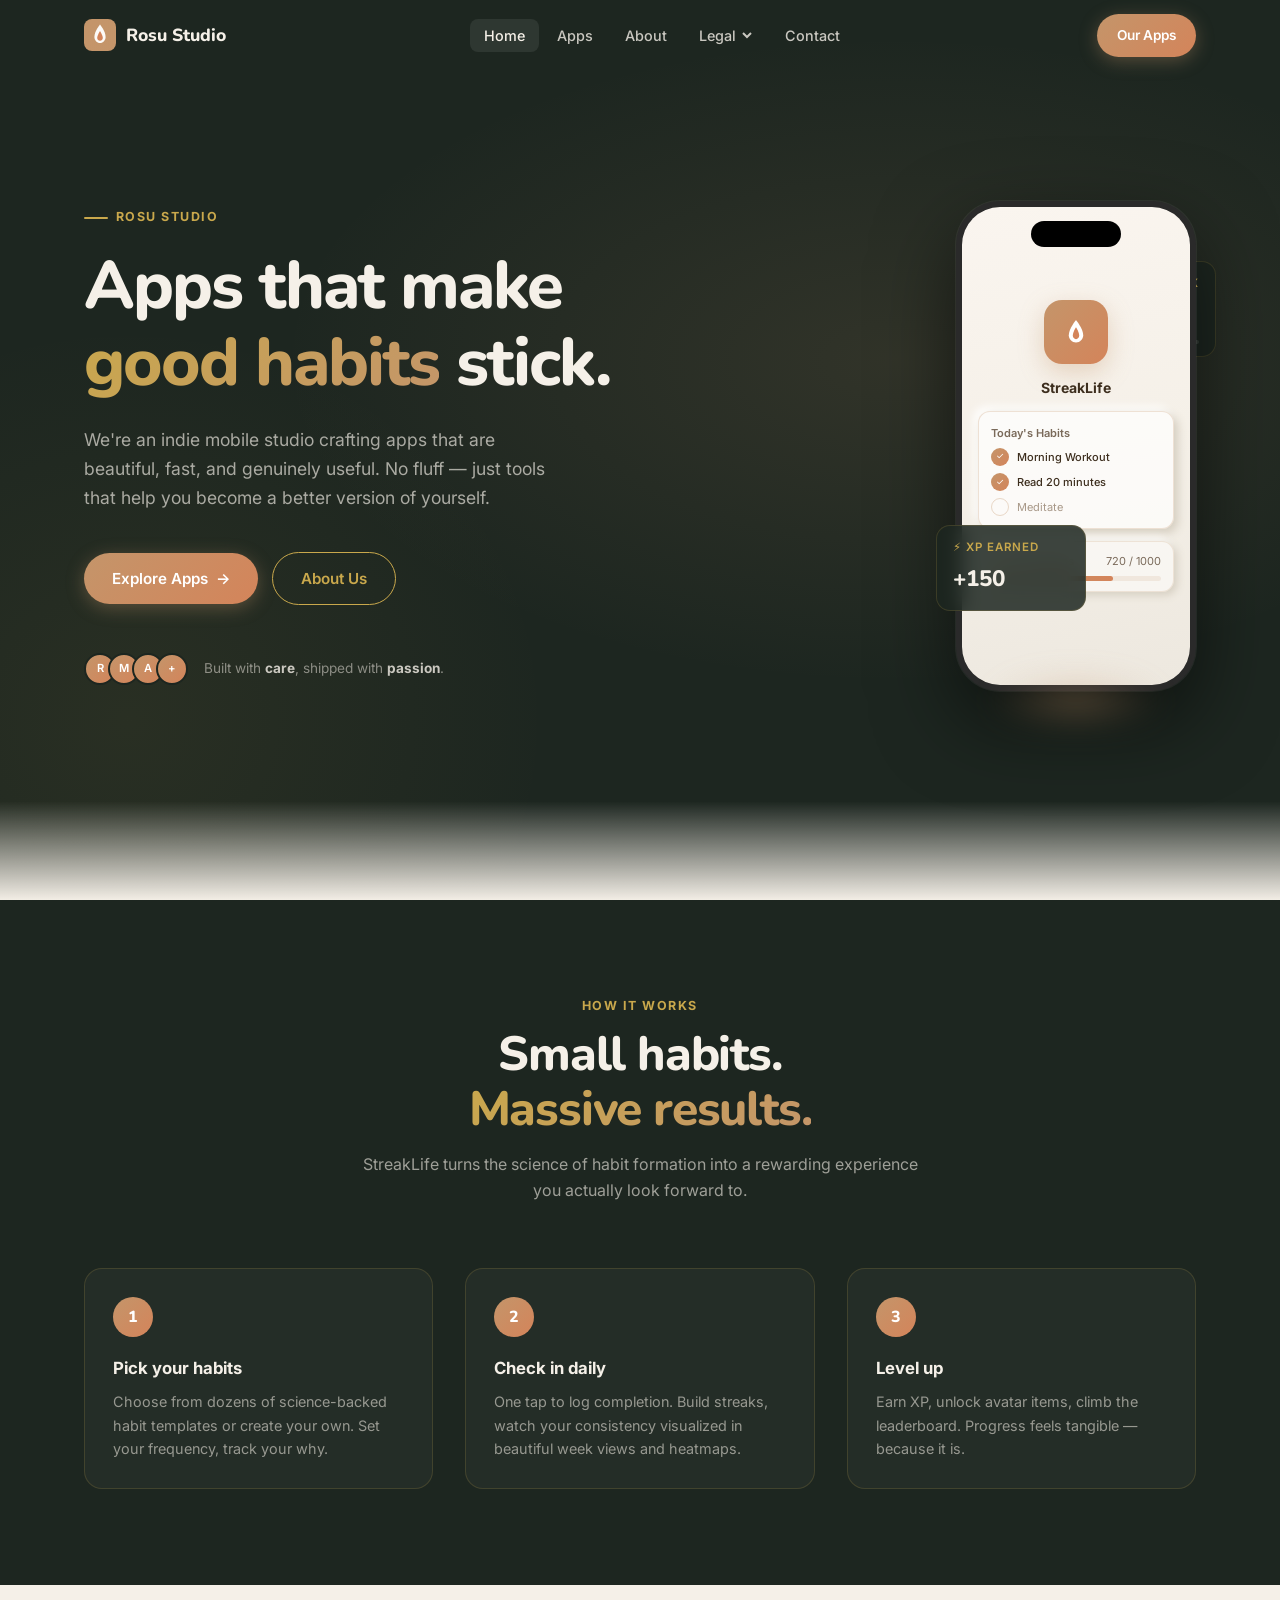
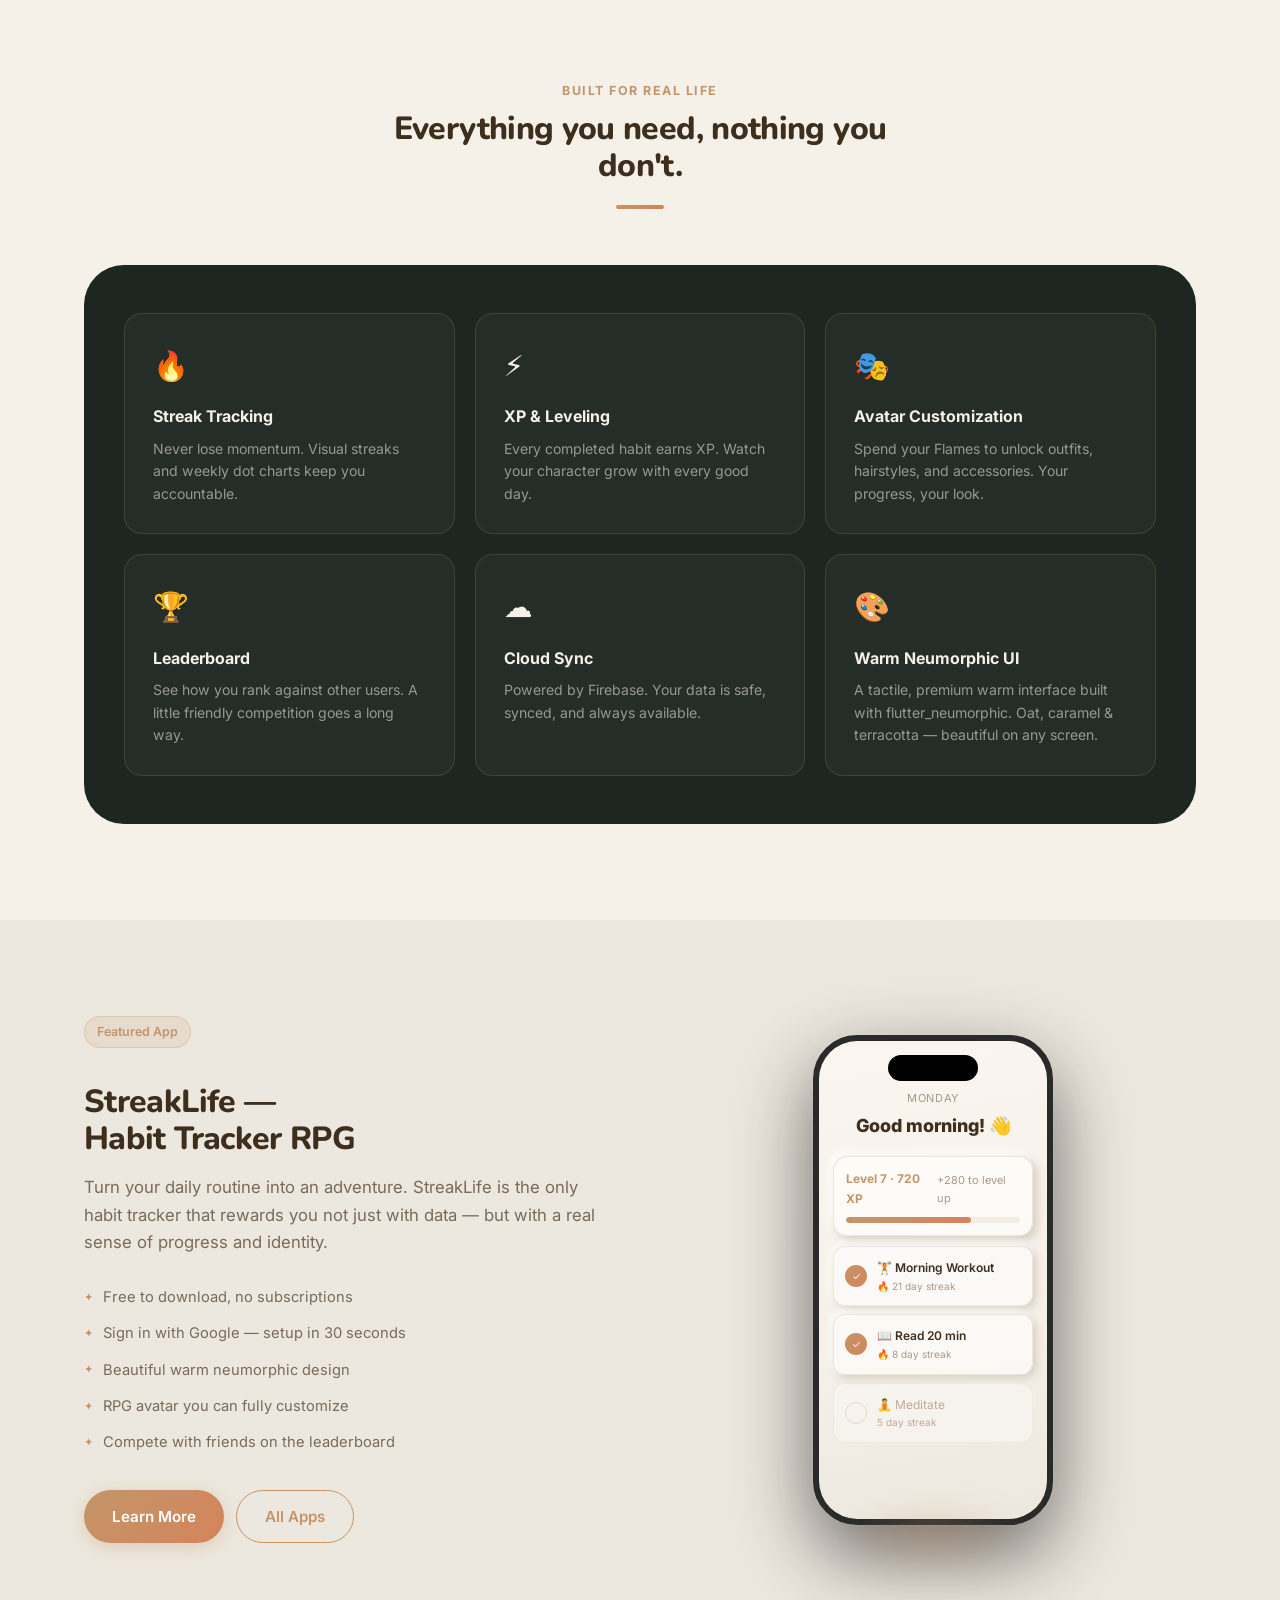
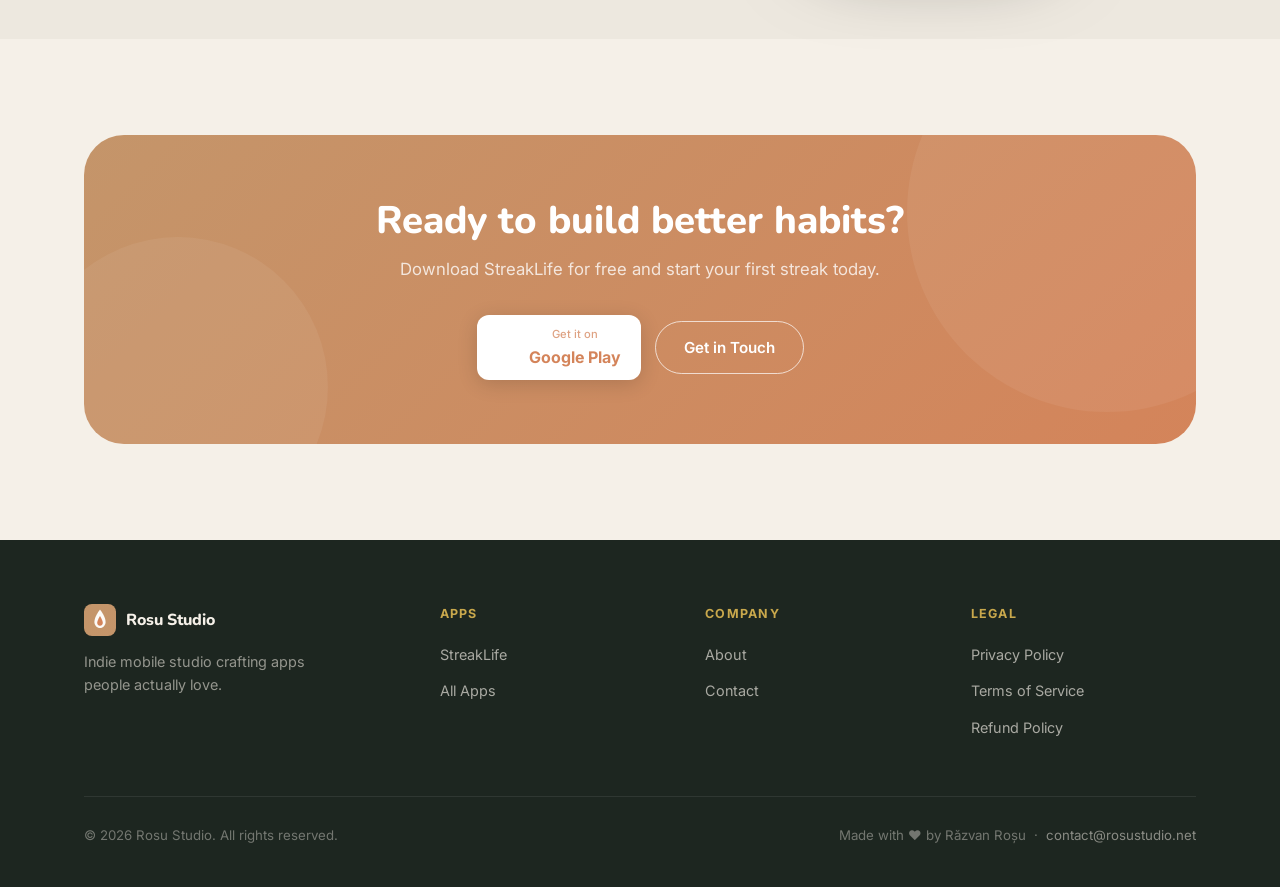
<file: index.html>
<!DOCTYPE html>
<html lang="en">
<head>
  <meta charset="UTF-8">
  <meta name="viewport" content="width=device-width, initial-scale=1.0">
  <meta name="google-site-verification" content="tO8devQjAhPxuHpoqpSf0YH9aqlecBzkyjVMnAezQ7E" />
  <!-- Primary SEO -->
  <title>Rosu Studio — Indie Mobile App Studio</title>
  <meta name="description" content="Rosu Studio is an indie mobile app studio crafting delightful Android apps. Meet StreakLife — the habit tracker that levels you up.">
  <link rel="canonical" href="https://rosustudio.net/">

  <!-- Open Graph -->
  <meta property="og:type" content="website">
  <meta property="og:url" content="https://rosustudio.net/">
  <meta property="og:title" content="Rosu Studio — Indie Mobile App Studio">
  <meta property="og:description" content="Crafting delightful Android apps. Meet StreakLife — the habit tracker RPG that turns routines into adventures.">
  <meta property="og:image" content="https://rosustudio.net/og-image.png">
  <meta property="og:image:width" content="1200">
  <meta property="og:image:height" content="630">
  <meta property="og:image:alt" content="Rosu Studio — Indie Mobile App Studio">
  <meta property="og:site_name" content="Rosu Studio">

  <!-- Twitter / X -->
  <meta name="twitter:card" content="summary_large_image">
  <meta name="twitter:title" content="Rosu Studio — Indie Mobile App Studio">
  <meta name="twitter:description" content="Crafting delightful Android apps. Meet StreakLife — habit tracker RPG.">
  <meta name="twitter:image" content="https://rosustudio.net/og-image.png">
  <meta name="twitter:image:alt" content="Rosu Studio logo and StreakLife app">

  <!-- JSON-LD: Organization -->
  <script type="application/ld+json">
  {
    "@context": "https://schema.org",
    "@type": "Organization",
    "name": "Rosu Studio",
    "url": "https://rosustudio.net",
    "logo": "https://rosustudio.net/logo.png",
    "email": "contact@rosustudio.net",
    "description": "Indie mobile app studio crafting delightful Android applications."
  }
  </script>

  <!-- JSON-LD: MobileApplication -->
  <script type="application/ld+json">
  {
    "@context": "https://schema.org",
    "@type": "MobileApplication",
    "name": "StreakLife - Habit Tracker RPG",
    "operatingSystem": "ANDROID",
    "applicationCategory": "LifestyleApplication",
    "author": { "@type": "Organization", "name": "Rosu Studio" },
    "offers": { "@type": "Offer", "price": "0", "priceCurrency": "USD" },
    "description": "A habit tracker app with RPG elements — build streaks, earn XP, customize your avatar."
  }
  </script>

  <link rel="stylesheet" href="styles.css">

  <style>
    /* ---- Hero ---- */
    .hero {
      min-height: 100svh;
      background:
        radial-gradient(ellipse 80% 60% at 70% 40%, rgba(196,149,106,0.12) 0%, transparent 60%),
        radial-gradient(ellipse 60% 80% at 10% 80%, rgba(201,168,76,0.07) 0%, transparent 55%),
        var(--dark);
      display: flex;
      align-items: center;
      padding-top: var(--nav-h);
      padding-bottom: 80px;
      overflow: hidden;
      position: relative;
    }

    .hero::after {
      content: '';
      position: absolute;
      bottom: -1px;
      left: 0;
      right: 0;
      height: 100px;
      background: linear-gradient(to bottom, transparent, var(--oat));
      pointer-events: none;
    }

    .hero__inner {
      display: flex;
      align-items: center;
      justify-content: space-between;
      gap: 60px;
    }

    .hero__copy {
      flex: 1;
      max-width: 580px;
    }

    .hero__copy .eyebrow {
      margin-bottom: 20px;
      display: flex;
      align-items: center;
      gap: 8px;
    }

    .hero__copy .eyebrow::before {
      content: '';
      width: 24px;
      height: 2px;
      background: var(--gold);
      border-radius: 1px;
    }

    .hero__headline {
      color: #F5F0E8;
      margin-bottom: 22px;
    }

    .hero__sub {
      font-size: 1.1rem;
      line-height: 1.65;
      color: rgba(245, 240, 232, 0.65);
      margin-bottom: 40px;
      max-width: 480px;
    }

    .hero__actions {
      display: flex;
      align-items: center;
      gap: 14px;
      flex-wrap: wrap;
    }

    .hero__trust {
      margin-top: 48px;
      display: flex;
      align-items: center;
      gap: 16px;
    }

    .hero__trust-avatars {
      display: flex;
    }

    .hero__trust-avatars span {
      width: 32px;
      height: 32px;
      border-radius: 50%;
      background: linear-gradient(135deg, var(--caramel), var(--terracotta));
      border: 2px solid var(--dark);
      margin-left: -8px;
      display: flex;
      align-items: center;
      justify-content: center;
      font-size: 0.7rem;
      color: #fff;
      font-weight: 600;
    }

    .hero__trust-avatars span:first-child { margin-left: 0; }

    .hero__trust-text {
      font-size: 0.85rem;
      color: rgba(245,240,232,0.50);
    }

    .hero__trust-text strong {
      color: rgba(245,240,232,0.80);
    }

    .hero__visual {
      flex-shrink: 0;
      display: flex;
      align-items: center;
      justify-content: center;
      gap: 24px;
      position: relative;
    }

    /* Floating badge on phone */
    .hero__badge-float {
      position: absolute;
      top: 60px;
      right: -20px;
      background: rgba(29, 38, 32, 0.85);
      backdrop-filter: blur(10px);
      -webkit-backdrop-filter: blur(10px);
      border: 1px solid var(--border-dark);
      border-radius: 14px;
      padding: 12px 16px;
      min-width: 150px;
      animation: floatBadge 4s ease-in-out infinite;
    }

    .hero__badge-float-2 {
      top: auto;
      bottom: 80px;
      right: auto;
      left: -20px;
      animation-delay: -2s;
    }

    @keyframes floatBadge {
      0%, 100% { transform: translateY(0); }
      50% { transform: translateY(-8px); }
    }

    .float-badge__label {
      font-size: 0.72rem;
      font-weight: 600;
      letter-spacing: 0.08em;
      text-transform: uppercase;
      color: var(--gold);
      margin-bottom: 4px;
    }

    .float-badge__val {
      font-family: var(--font-display);
      font-size: 1.4rem;
      font-weight: 800;
      color: #F5F0E8;
    }

    .float-badge__bar {
      margin-top: 6px;
      height: 4px;
      border-radius: 2px;
      background: rgba(255,255,255,0.1);
      overflow: hidden;
    }

    .float-badge__bar-fill {
      height: 100%;
      border-radius: 2px;
      background: linear-gradient(90deg, var(--caramel), var(--terracotta));
      width: 72%;
    }

    /* ---- How it works ---- */
    .steps {
      display: grid;
      grid-template-columns: repeat(3, 1fr);
      gap: 32px;
      margin-top: 64px;
    }

    .step__num {
      width: 40px;
      height: 40px;
      border-radius: 50%;
      background: linear-gradient(135deg, var(--caramel), var(--terracotta));
      color: #fff;
      font-family: var(--font-display);
      font-weight: 800;
      font-size: 1rem;
      display: flex;
      align-items: center;
      justify-content: center;
      margin-bottom: 18px;
    }

    .step__title {
      font-size: 1.05rem;
      font-weight: 700;
      margin-bottom: 8px;
      color: #F5F0E8;
    }

    .step__desc {
      font-size: 0.9rem;
      color: rgba(245,240,232,0.55);
      line-height: 1.6;
    }

    /* ---- Features ---- */
    .features-grid {
      display: grid;
      grid-template-columns: repeat(3, 1fr);
      gap: 20px;
    }

    .feature-icon {
      font-size: 1.8rem;
      margin-bottom: 14px;
    }

    .feature-title {
      font-size: 1rem;
      font-weight: 700;
      margin-bottom: 8px;
      color: #F5F0E8;
    }

    .feature-desc {
      font-size: 0.88rem;
      color: rgba(245,240,232,0.55);
      line-height: 1.6;
    }

    /* ---- App highlight (split) ---- */
    .app-split {
      display: grid;
      grid-template-columns: 1fr 1fr;
      gap: 60px;
      align-items: center;
    }

    .app-split__copy .badge {
      margin-bottom: 20px;
    }

    .app-split__copy h2 {
      margin-bottom: 16px;
      color: var(--text);
    }

    .app-split__copy p {
      color: var(--text-muted);
      margin-bottom: 28px;
      font-size: 1.05rem;
    }

    .app-split__feature-list {
      display: flex;
      flex-direction: column;
      gap: 12px;
      margin-bottom: 36px;
    }

    .app-split__feature-item {
      display: flex;
      align-items: center;
      gap: 10px;
      font-size: 0.92rem;
      color: var(--text-muted);
    }

    .app-split__feature-item::before {
      content: '✦';
      color: var(--caramel);
      font-size: 0.7rem;
      flex-shrink: 0;
    }

    .app-split__visual {
      display: flex;
      justify-content: center;
      position: relative;
    }

    /* Decorative bg blob */
    .app-split__blob {
      position: absolute;
      top: 50%;
      left: 50%;
      transform: translate(-50%, -50%);
      width: 320px;
      height: 320px;
      border-radius: 50%;
      background: radial-gradient(circle, rgba(196,149,106,0.12) 0%, transparent 70%);
      z-index: 0;
    }

    /* ---- Testimonial / quote ---- */
    .quote-card {
      max-width: 640px;
      margin-inline: auto;
      text-align: center;
    }

    .quote-text {
      font-family: var(--font-display);
      font-size: 1.4rem;
      font-weight: 700;
      color: #F5F0E8;
      line-height: 1.4;
      margin-bottom: 20px;
    }

    .quote-text::before { content: '\201C'; }
    .quote-text::after  { content: '\201D'; }

    /* ---- CTA Banner ---- */
    .cta-banner {
      background: linear-gradient(135deg, var(--caramel) 0%, var(--terracotta) 100%);
      border-radius: var(--r-xl);
      padding: 64px 48px;
      text-align: center;
      position: relative;
      overflow: hidden;
    }

    .cta-banner::before {
      content: '';
      position: absolute;
      top: -40%;
      right: -10%;
      width: 400px;
      height: 400px;
      border-radius: 50%;
      background: rgba(255,255,255,0.06);
    }

    .cta-banner::after {
      content: '';
      position: absolute;
      bottom: -30%;
      left: -5%;
      width: 300px;
      height: 300px;
      border-radius: 50%;
      background: rgba(255,255,255,0.06);
    }

    .cta-banner h2 {
      color: #fff;
      font-size: clamp(1.6rem, 3.5vw, 2.4rem);
      margin-bottom: 12px;
      position: relative;
      z-index: 1;
    }

    .cta-banner p {
      color: rgba(255,255,255,0.78);
      font-size: 1.05rem;
      margin-bottom: 32px;
      position: relative;
      z-index: 1;
    }

    .cta-banner .btn-group {
      display: flex;
      align-items: center;
      justify-content: center;
      gap: 14px;
      flex-wrap: wrap;
      position: relative;
      z-index: 1;
    }

    .btn--white {
      background: #fff;
      color: var(--terracotta);
      box-shadow: 0 4px 20px rgba(0,0,0,0.15);
    }

    .btn--white:hover {
      box-shadow: 0 8px 30px rgba(0,0,0,0.2);
    }

    .btn--white-outline {
      border: 1.5px solid rgba(255,255,255,0.7);
      color: #fff;
    }

    .btn--white-outline:hover {
      background: rgba(255,255,255,0.12);
    }

    @media (max-width: 900px) {
      .hero__inner { flex-direction: column; text-align: center; }
      .hero__copy { max-width: 100%; }
      .hero__copy .eyebrow { justify-content: center; }
      .hero__sub { margin-inline: auto; }
      .hero__actions { justify-content: center; }
      .hero__trust { justify-content: center; }
      .hero__badge-float { display: none; }
      .steps { grid-template-columns: 1fr; }
      .features-grid { grid-template-columns: repeat(2, 1fr); }
      .app-split { grid-template-columns: 1fr; }
      .app-split__visual { order: -1; }
    }

    @media (max-width: 600px) {
      .features-grid { grid-template-columns: 1fr; }
      .cta-banner { padding: 48px 28px; }
    }
  </style>
</head>
<body>

  <!-- ======================================================
       NAV
  ====================================================== -->
  <nav class="nav" id="main-nav" aria-label="Main navigation">
    <div class="nav__inner">
      <a href="index.html" class="nav__logo" aria-label="Rosu Studio home">
        <svg class="logo-icon" viewBox="0 0 40 40" fill="none" xmlns="http://www.w3.org/2000/svg" aria-hidden="true">
          <rect width="40" height="40" rx="10" fill="url(#logoGrad)"/>
          <path d="M20 7C20 7 13 15.5 13 22.5C13 26.6 16.1 30 20 30C23.9 30 27 26.6 27 22.5C27 15.5 20 7 20 7Z" fill="white" opacity="0.95"/>
          <path d="M20 15C20 15 16.5 20.5 16.5 23.8C16.5 25.7 18.1 27.2 20 27.2C21.9 27.2 23.5 25.7 23.5 23.8C23.5 20.5 20 15 20 15Z" fill="url(#logoGrad2)"/>
          <defs>
            <linearGradient id="logoGrad" x1="0" y1="0" x2="40" y2="40">
              <stop offset="0%" stop-color="#C4956A"/>
              <stop offset="100%" stop-color="#D4845A"/>
            </linearGradient>
            <linearGradient id="logoGrad2" x1="20" y1="15" x2="20" y2="30">
              <stop offset="0%" stop-color="#D4845A"/>
              <stop offset="100%" stop-color="#C4956A" stop-opacity="0.3"/>
            </linearGradient>
          </defs>
        </svg>
        Rosu Studio
      </a>

      <ul class="nav__links" role="list">
        <li><a href="index.html">Home</a></li>
        <li><a href="apps.html">Apps</a></li>
        <li><a href="about.html">About</a></li>
        <li class="nav__dropdown-wrap">
          <button class="nav__dropdown-toggle" aria-haspopup="true" aria-expanded="false">
            Legal
            <svg viewBox="0 0 12 12" fill="none" stroke="currentColor" stroke-width="2"><path d="M2 4l4 4 4-4"/></svg>
          </button>
          <ul class="nav__dropdown" role="menu">
            <li><a href="privacy-policy.html" role="menuitem"><span class="dd-icon">🔒</span> Privacy Policy</a></li>
            <li><a href="terms.html" role="menuitem"><span class="dd-icon">📄</span> Terms of Service</a></li>
            <li><a href="refund-policy.html" role="menuitem"><span class="dd-icon">↩️</span> Refund Policy</a></li>
          </ul>
        </li>
        <li><a href="contact.html">Contact</a></li>
      </ul>

      <a href="apps.html" class="btn btn--primary nav__cta desktop-only" style="padding:10px 20px; font-size:0.85rem;">Our Apps</a>

      <button class="nav__hamburger" aria-label="Toggle menu" aria-expanded="false">
        <span></span><span></span><span></span>
      </button>
    </div>

    <!-- Mobile Menu -->
    <div class="nav__mobile" aria-label="Mobile navigation">
      <a href="index.html">Home</a>
      <a href="apps.html">Apps</a>
      <a href="about.html">About</a>
      <span class="nav__mobile-dropdown-toggle">Legal ▾</span>
      <div class="nav__mobile-dropdown-content" style="display:none;">
        <a href="privacy-policy.html">Privacy Policy</a>
        <a href="terms.html">Terms of Service</a>
        <a href="refund-policy.html">Refund Policy</a>
      </div>
      <a href="contact.html">Contact</a>
      <div style="margin-top: 16px;">
        <a href="apps.html" class="btn btn--primary" style="width:100%; justify-content:center;">Our Apps</a>
      </div>
    </div>
  </nav>

  <main>
    <!-- ======================================================
         HERO
    ====================================================== -->
    <section class="hero" aria-label="Hero">
      <div class="container">
        <div class="hero__inner">
          <div class="hero__copy">
            <p class="eyebrow eyebrow--dark">Rosu Studio</p>
            <h1 class="display-xl hero__headline">
              Apps that make<br>
              <span class="grad-text--gold">good habits</span> stick.
            </h1>
            <p class="hero__sub">
              We're an indie mobile studio crafting apps that are beautiful, fast, and genuinely useful. No fluff — just tools that help you become a better version of yourself.
            </p>
            <div class="hero__actions">
              <a href="apps.html" class="btn btn--primary">
                <span>Explore Apps</span>
                <span aria-hidden="true">→</span>
              </a>
              <a href="about.html" class="btn btn--outline-dark">About Us</a>
            </div>
            <div class="hero__trust">
              <div class="hero__trust-avatars">
                <span aria-hidden="true">R</span>
                <span aria-hidden="true">M</span>
                <span aria-hidden="true">A</span>
                <span aria-hidden="true">+</span>
              </div>
              <p class="hero__trust-text">Built with <strong>care</strong>, shipped with <strong>passion</strong>.</p>
            </div>
          </div>

          <div class="hero__visual" aria-hidden="true">
            <!-- Floating badge — streak -->
            <div class="hero__badge-float">
              <div class="float-badge__label">🔥 Current Streak</div>
              <div class="float-badge__val">21 days</div>
              <div class="float-badge__bar"><div class="float-badge__bar-fill"></div></div>
            </div>

            <!-- Phone mockup -->
            <div class="phone">
              <div class="phone__frame">
                <div class="phone__island"></div>
                <!-- App screen: gradient placeholder representing the StreakLife UI -->
                <div style="width:100%; height:100%; background: linear-gradient(170deg, #FAF5EF 0%, #F5F0E8 50%, #EDE8DF 100%); display:flex; flex-direction:column; align-items:center; justify-content:center; gap:12px; padding: 20px 16px;">
                  <div style="width:64px; height:64px; border-radius:18px; background: linear-gradient(135deg,#C4956A,#D4845A); display:flex; align-items:center; justify-content:center; box-shadow: 0 8px 24px rgba(196,149,106,0.35);">
                    <svg width="32" height="32" viewBox="0 0 40 40" fill="none"><path d="M20 5C20 5 11 16 11 24C11 28.97 15.03 33 20 33C24.97 33 29 28.97 29 24C29 16 20 5 20 5Z" fill="white"/><path d="M20 14C20 14 16 20 16 24.5C16 26.99 17.79 29 20 29C22.21 29 24 26.99 24 24.5C24 20 20 14 20 14Z" fill="#D4845A"/></svg>
                  </div>
                  <div style="color:#3D2E1E; font-family: 'Inter',sans-serif; font-size:14px; font-weight:700; text-align:center;">StreakLife</div>
                  <div style="width:100%; background: rgba(255,255,255,0.7); border-radius:12px; padding:12px; border:1px solid rgba(196,149,106,0.25); box-shadow:4px 4px 10px #d4cdbf,-4px -4px 10px #fff;">
                    <div style="font-size:11px; color:#7A6A5A; margin-bottom:6px; font-family:'Inter',sans-serif; font-weight:600;">Today's Habits</div>
                    <div style="display:flex; flex-direction:column; gap:7px;">
                      <div style="display:flex; align-items:center; gap:8px;">
                        <div style="width:18px; height:18px; border-radius:50%; background:linear-gradient(135deg,#C4956A,#D4845A); display:flex; align-items:center; justify-content:center; font-size:9px; color:white; flex-shrink:0;">✓</div>
                        <div style="font-size:11px; color:#3D2E1E; font-family:'Inter',sans-serif; font-weight:500;">Morning Workout</div>
                      </div>
                      <div style="display:flex; align-items:center; gap:8px;">
                        <div style="width:18px; height:18px; border-radius:50%; background:linear-gradient(135deg,#C4956A,#D4845A); display:flex; align-items:center; justify-content:center; font-size:9px; color:white; flex-shrink:0;">✓</div>
                        <div style="font-size:11px; color:#3D2E1E; font-family:'Inter',sans-serif; font-weight:500;">Read 20 minutes</div>
                      </div>
                      <div style="display:flex; align-items:center; gap:8px;">
                        <div style="width:18px; height:18px; border-radius:50%; border:1.5px solid rgba(196,149,106,0.35); flex-shrink:0;"></div>
                        <div style="font-size:11px; color:#A89888; font-family:'Inter',sans-serif;">Meditate</div>
                      </div>
                    </div>
                  </div>
                  <div style="width:100%; background: rgba(255,255,255,0.5); border-radius:12px; padding:10px 12px; border:1px solid rgba(196,149,106,0.2); box-shadow:3px 3px 8px #d4cdbf,-3px -3px 8px #fff;">
                    <div style="display:flex; justify-content:space-between; align-items:center; margin-bottom:6px;">
                      <span style="font-size:11px; color:#C4956A; font-family:'Inter',sans-serif; font-weight:600;">⚡ XP Progress</span>
                      <span style="font-size:11px; color:#7A6A5A; font-family:'Inter',sans-serif;">720 / 1000</span>
                    </div>
                    <div style="height:5px; background:rgba(196,149,106,0.15); border-radius:3px; overflow:hidden;">
                      <div style="height:100%; width:72%; background:linear-gradient(90deg,#C4956A,#D4845A); border-radius:3px;"></div>
                    </div>
                  </div>
                </div>
              </div>
              <div class="phone__glow"></div>
            </div>

            <!-- Floating badge — XP -->
            <div class="hero__badge-float hero__badge-float-2">
              <div class="float-badge__label">⚡ XP Earned</div>
              <div class="float-badge__val">+150</div>
            </div>
          </div>
        </div>
      </div>
    </section>

    <!-- ======================================================
         HOW IT WORKS
    ====================================================== -->
    <section class="section section--dark" aria-labelledby="how-heading">
      <div class="container">
        <div style="text-align:center; max-width:560px; margin-inline:auto;">
          <p class="eyebrow eyebrow--dark reveal">How it works</p>
          <h2 class="display-lg reveal" id="how-heading" style="color:#F5F0E8; margin-top:10px;">
            Small habits.<br><span class="grad-text--gold">Massive results.</span>
          </h2>
          <p class="reveal" style="color:rgba(245,240,232,0.60); margin-top:14px;">
            StreakLife turns the science of habit formation into a rewarding experience you actually look forward to.
          </p>
        </div>

        <div class="steps" role="list">
          <div class="card-feature reveal" data-delay="0" role="listitem">
            <div class="step__num">1</div>
            <div class="step__title">Pick your habits</div>
            <p class="step__desc">Choose from dozens of science-backed habit templates or create your own. Set your frequency, track your why.</p>
          </div>
          <div class="card-feature reveal" data-delay="120" role="listitem">
            <div class="step__num">2</div>
            <div class="step__title">Check in daily</div>
            <p class="step__desc">One tap to log completion. Build streaks, watch your consistency visualized in beautiful week views and heatmaps.</p>
          </div>
          <div class="card-feature reveal" data-delay="240" role="listitem">
            <div class="step__num">3</div>
            <div class="step__title">Level up</div>
            <p class="step__desc">Earn XP, unlock avatar items, climb the leaderboard. Progress feels tangible — because it is.</p>
          </div>
        </div>
      </div>
    </section>

    <!-- ======================================================
         FEATURES
    ====================================================== -->
    <section class="section" aria-labelledby="features-heading">
      <div class="container">
        <div style="text-align:center; max-width:540px; margin-inline:auto; margin-bottom:56px;">
          <p class="eyebrow reveal">Built for real life</p>
          <h2 class="display-md reveal" id="features-heading" style="margin-top:10px;">Everything you need, nothing you don't.</h2>
          <div class="divider" style="margin-inline:auto; margin-top:20px;"></div>
        </div>

        <div class="features-grid section--dark" style="border-radius:var(--r-xl); padding:48px 40px;">
          <div class="card-feature reveal" data-delay="0">
            <div class="feature-icon">🔥</div>
            <div class="feature-title">Streak Tracking</div>
            <p class="feature-desc">Never lose momentum. Visual streaks and weekly dot charts keep you accountable.</p>
          </div>
          <div class="card-feature reveal" data-delay="80">
            <div class="feature-icon">⚡</div>
            <div class="feature-title">XP & Leveling</div>
            <p class="feature-desc">Every completed habit earns XP. Watch your character grow with every good day.</p>
          </div>
          <div class="card-feature reveal" data-delay="160">
            <div class="feature-icon">🎭</div>
            <div class="feature-title">Avatar Customization</div>
            <p class="feature-desc">Spend your Flames to unlock outfits, hairstyles, and accessories. Your progress, your look.</p>
          </div>
          <div class="card-feature reveal" data-delay="0">
            <div class="feature-icon">🏆</div>
            <div class="feature-title">Leaderboard</div>
            <p class="feature-desc">See how you rank against other users. A little friendly competition goes a long way.</p>
          </div>
          <div class="card-feature reveal" data-delay="80">
            <div class="feature-icon">☁️</div>
            <div class="feature-title">Cloud Sync</div>
            <p class="feature-desc">Powered by Firebase. Your data is safe, synced, and always available.</p>
          </div>
          <div class="card-feature reveal" data-delay="160">
            <div class="feature-icon">🎨</div>
            <div class="feature-title">Warm Neumorphic UI</div>
            <p class="feature-desc">A tactile, premium warm interface built with flutter_neumorphic. Oat, caramel & terracotta — beautiful on any screen.</p>
          </div>
        </div>
      </div>
    </section>

    <!-- ======================================================
         APP SPLIT — StreakLife spotlight
    ====================================================== -->
    <section class="section section--dim" aria-labelledby="app-heading">
      <div class="container">
        <div class="app-split">
          <div class="app-split__copy reveal reveal--left">
            <span class="badge badge--warm">Featured App</span>
            <h2 class="display-md" id="app-heading" style="margin-top:16px;">
              StreakLife —<br>Habit Tracker RPG
            </h2>
            <p>
              Turn your daily routine into an adventure. StreakLife is the only habit tracker that rewards you not just with data — but with a real sense of progress and identity.
            </p>
            <ul class="app-split__feature-list">
              <li class="app-split__feature-item">Free to download, no subscriptions</li>
              <li class="app-split__feature-item">Sign in with Google — setup in 30 seconds</li>
              <li class="app-split__feature-item">Beautiful warm neumorphic design</li>
              <li class="app-split__feature-item">RPG avatar you can fully customize</li>
              <li class="app-split__feature-item">Compete with friends on the leaderboard</li>
            </ul>
            <div style="display:flex; gap:12px; flex-wrap:wrap;">
              <a href="streaklife.html" class="btn btn--primary">
                Learn More
              </a>
              <a href="apps.html" class="btn btn--outline">
                All Apps
              </a>
            </div>
          </div>

          <div class="app-split__visual reveal reveal--right">
            <div class="app-split__blob"></div>
            <div class="phone" style="position:relative; z-index:1;">
              <div class="phone__frame">
                <div class="phone__island"></div>
                <div style="width:100%; height:100%; background: linear-gradient(170deg, #FAF5EF 0%, #F5F0E8 60%, #EDE8DF 100%); display:flex; flex-direction:column; padding:48px 14px 16px;">
                  <div style="text-align:center; margin-bottom:16px;">
                    <div style="font-size:11px; color:#A89888; font-family:'Inter',sans-serif; margin-bottom:4px; letter-spacing:0.05em;">MONDAY</div>
                    <div style="font-family:'Inter',sans-serif; font-weight:800; font-size:18px; color:#3D2E1E;">Good morning! 👋</div>
                  </div>
                  <div style="background:rgba(255,255,255,0.65); border-radius:14px; padding:12px; margin-bottom:10px; border:1px solid rgba(196,149,106,0.22); box-shadow:4px 4px 10px #d4cdbf,-4px -4px 10px #fff;">
                    <div style="display:flex; justify-content:space-between; align-items:center; margin-bottom:8px;">
                      <span style="font-size:12px; color:#C4956A; font-weight:700; font-family:'Inter',sans-serif;">Level 7 · 720 XP</span>
                      <span style="font-size:11px; color:#A89888; font-family:'Inter',sans-serif;">+280 to level up</span>
                    </div>
                    <div style="height:6px; background:rgba(196,149,106,0.15); border-radius:3px; overflow:hidden;">
                      <div style="height:100%; width:72%; background:linear-gradient(90deg,#C4956A,#D4845A); border-radius:3px;"></div>
                    </div>
                  </div>
                  <div style="display:flex; flex-direction:column; gap:8px; flex:1;">
                    <div style="background:rgba(255,255,255,0.6); border-radius:12px; padding:11px; display:flex; align-items:center; gap:10px; border:1px solid rgba(196,149,106,0.2); box-shadow:3px 3px 8px #d4cdbf,-3px -3px 8px #fff;">
                      <div style="width:22px; height:22px; border-radius:50%; background:linear-gradient(135deg,#C4956A,#D4845A); display:flex; align-items:center; justify-content:center; font-size:10px; color:white; flex-shrink:0;">✓</div>
                      <div>
                        <div style="font-size:12px; color:#3D2E1E; font-weight:600; font-family:'Inter',sans-serif;">🏋️ Morning Workout</div>
                        <div style="font-size:10px; color:#A89888; font-family:'Inter',sans-serif;">🔥 21 day streak</div>
                      </div>
                    </div>
                    <div style="background:rgba(255,255,255,0.6); border-radius:12px; padding:11px; display:flex; align-items:center; gap:10px; border:1px solid rgba(196,149,106,0.2); box-shadow:3px 3px 8px #d4cdbf,-3px -3px 8px #fff;">
                      <div style="width:22px; height:22px; border-radius:50%; background:linear-gradient(135deg,#C4956A,#D4845A); display:flex; align-items:center; justify-content:center; font-size:10px; color:white; flex-shrink:0;">✓</div>
                      <div>
                        <div style="font-size:12px; color:#3D2E1E; font-weight:600; font-family:'Inter',sans-serif;">📖 Read 20 min</div>
                        <div style="font-size:10px; color:#A89888; font-family:'Inter',sans-serif;">🔥 8 day streak</div>
                      </div>
                    </div>
                    <div style="background:rgba(255,255,255,0.35); border-radius:12px; padding:11px; display:flex; align-items:center; gap:10px; border:1px solid rgba(196,149,106,0.12);">
                      <div style="width:22px; height:22px; border-radius:50%; border:1.5px solid rgba(196,149,106,0.3); flex-shrink:0;"></div>
                      <div>
                        <div style="font-size:12px; color:#C4A898; font-family:'Inter',sans-serif;">🧘 Meditate</div>
                        <div style="font-size:10px; color:#C4A898; font-family:'Inter',sans-serif;">5 day streak</div>
                      </div>
                    </div>
                  </div>
                </div>
              </div>
              <div class="phone__glow"></div>
            </div>
          </div>
        </div>
      </div>
    </section>

    <!-- ======================================================
         CTA BANNER
    ====================================================== -->
    <section class="section" aria-labelledby="cta-heading">
      <div class="container">
        <div class="cta-banner reveal">
          <h2 id="cta-heading">Ready to build better habits?</h2>
          <p>Download StreakLife for free and start your first streak today.</p>
          <div class="btn-group">
            <a href="https://play.google.com/store" target="_blank" rel="noopener" class="store-badge btn--white" style="border-radius:12px;">
              <svg width="22" height="22" viewBox="0 0 24 24" fill="none"><path d="M3 20.5L14 12 3 3.5V20.5Z" fill="white"/><path d="M16 10L4 3.5L14 12L4 20.5L16 14L18.5 12.5L16 10Z" fill="rgba(255,255,255,0.7)"/><path d="M16 14L18.5 12.5L21 14.5L18.5 16L16 14Z" fill="rgba(255,255,255,0.5)"/></svg>
              <div>
                <div style="font-size:0.7rem; opacity:0.75;">Get it on</div>
                <strong>Google Play</strong>
              </div>
            </a>
            <a href="contact.html" class="btn btn--white-outline">Get in Touch</a>
          </div>
        </div>
      </div>
    </section>
  </main>

  <!-- ======================================================
       FOOTER
  ====================================================== -->
  <footer class="footer" role="contentinfo">
    <div class="container">
      <div class="footer__grid">
        <div class="footer__brand">
          <a href="index.html" class="nav__logo" style="color:#F5F0E8;" aria-label="Rosu Studio home">
            <svg class="logo-icon" viewBox="0 0 40 40" fill="none"><rect width="40" height="40" rx="10" fill="url(#fLogoGrad)"/><path d="M20 7C20 7 13 15.5 13 22.5C13 26.6 16.1 30 20 30C23.9 30 27 26.6 27 22.5C27 15.5 20 7 20 7Z" fill="white" opacity="0.95"/><path d="M20 15C20 15 16.5 20.5 16.5 23.8C16.5 25.7 18.1 27.2 20 27.2C21.9 27.2 23.5 25.7 23.5 23.8C23.5 20.5 20 15 20 15Z" fill="#D4845A"/><defs><linearGradient id="fLogoGrad" x1="0" y1="0" x2="40" y2="40"><stop offset="0%" stop-color="#C4956A"/><stop offset="100%" stop-color="#D4845A"/></linearGradient></defs></svg>
            Rosu Studio
          </a>
          <p class="footer__tagline">Indie mobile studio crafting apps people actually love.</p>
        </div>

        <div>
          <div class="footer__col-title">Apps</div>
          <ul class="footer__links">
            <li><a href="streaklife.html">StreakLife</a></li>
            <li><a href="apps.html">All Apps</a></li>
          </ul>
        </div>

        <div>
          <div class="footer__col-title">Company</div>
          <ul class="footer__links">
            <li><a href="about.html">About</a></li>
            <li><a href="contact.html">Contact</a></li>
          </ul>
        </div>

        <div>
          <div class="footer__col-title">Legal</div>
          <ul class="footer__links">
            <li><a href="privacy-policy.html">Privacy Policy</a></li>
            <li><a href="terms.html">Terms of Service</a></li>
            <li><a href="refund-policy.html">Refund Policy</a></li>
          </ul>
        </div>
      </div>

      <div class="footer__bottom">
        <span>&copy; 2026 Rosu Studio. All rights reserved.</span>
        <span>
          Made with ❤️ by Răzvan Roșu &nbsp;·&nbsp;
          <a href="mailto:contact@rosustudio.net">contact@rosustudio.net</a>
        </span>
      </div>
    </div>
  </footer>

  <script src="script.js"></script>
</body>
</html>
</file>
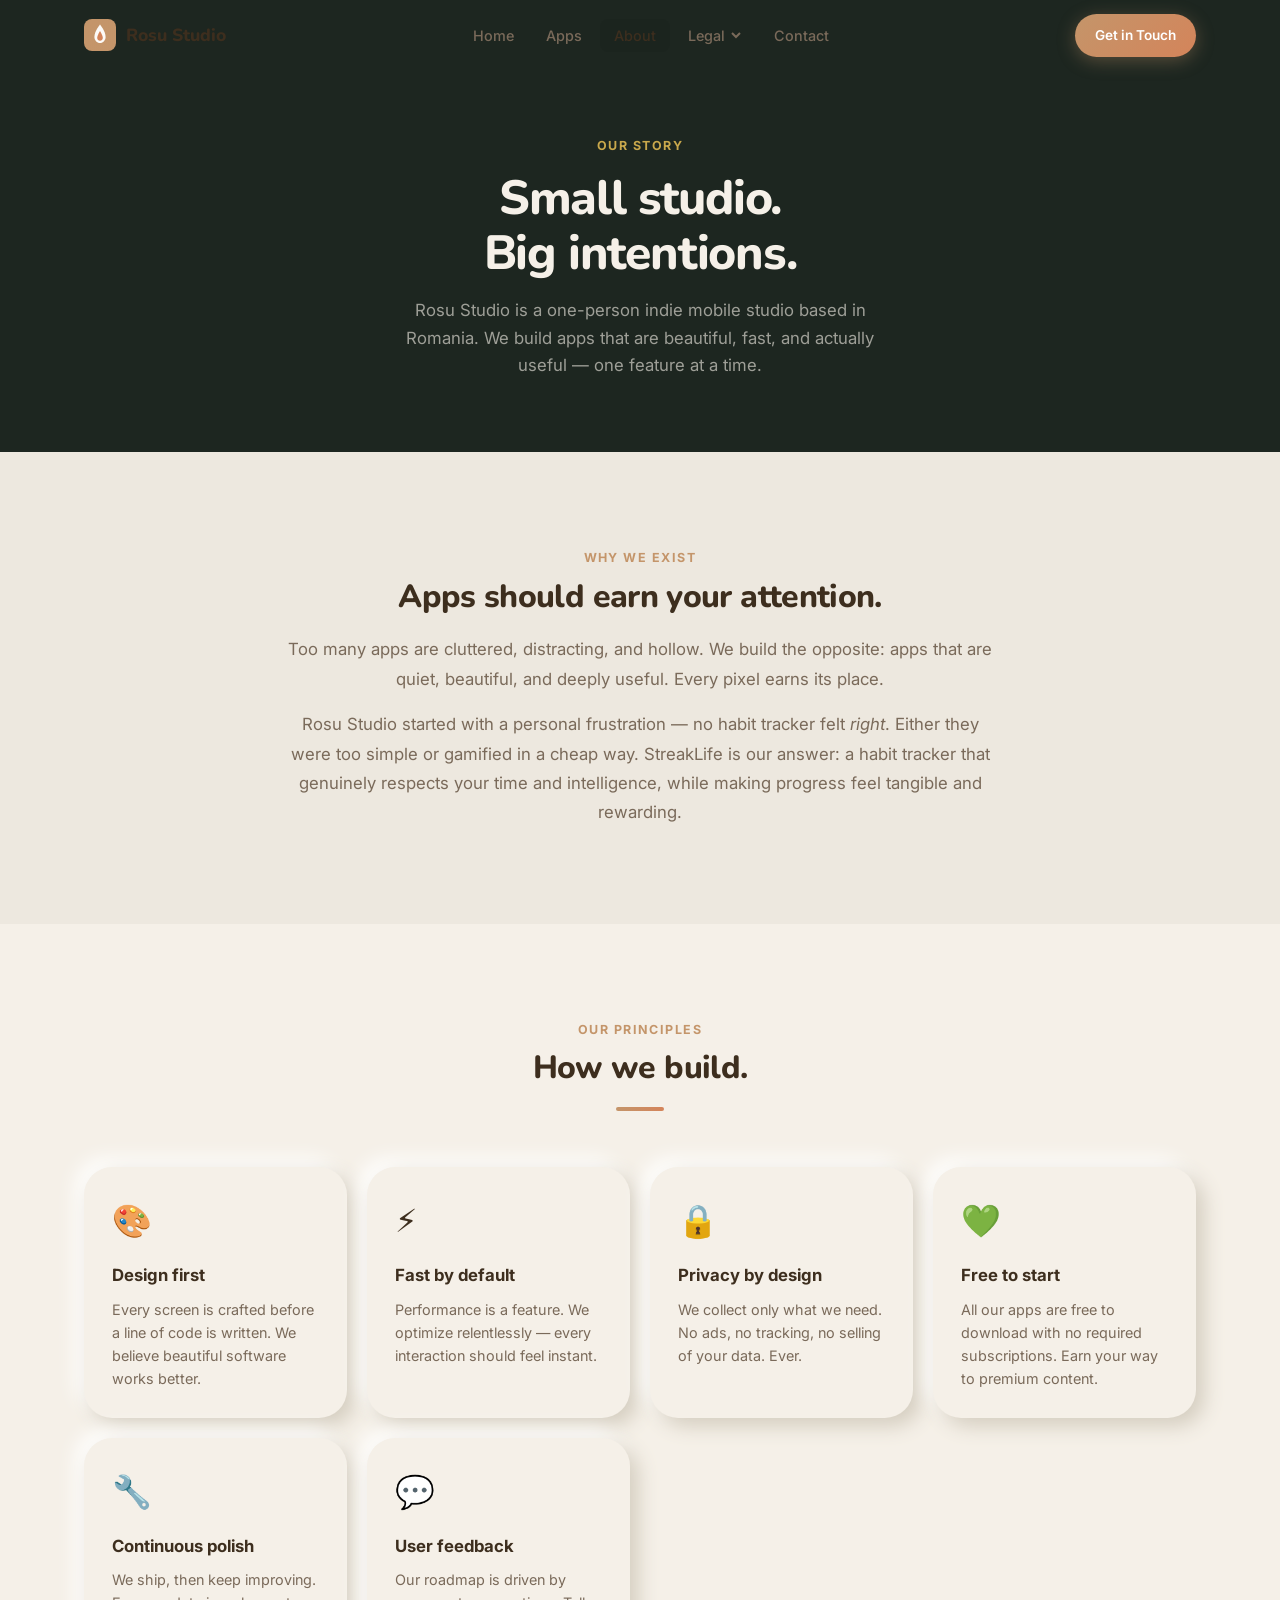
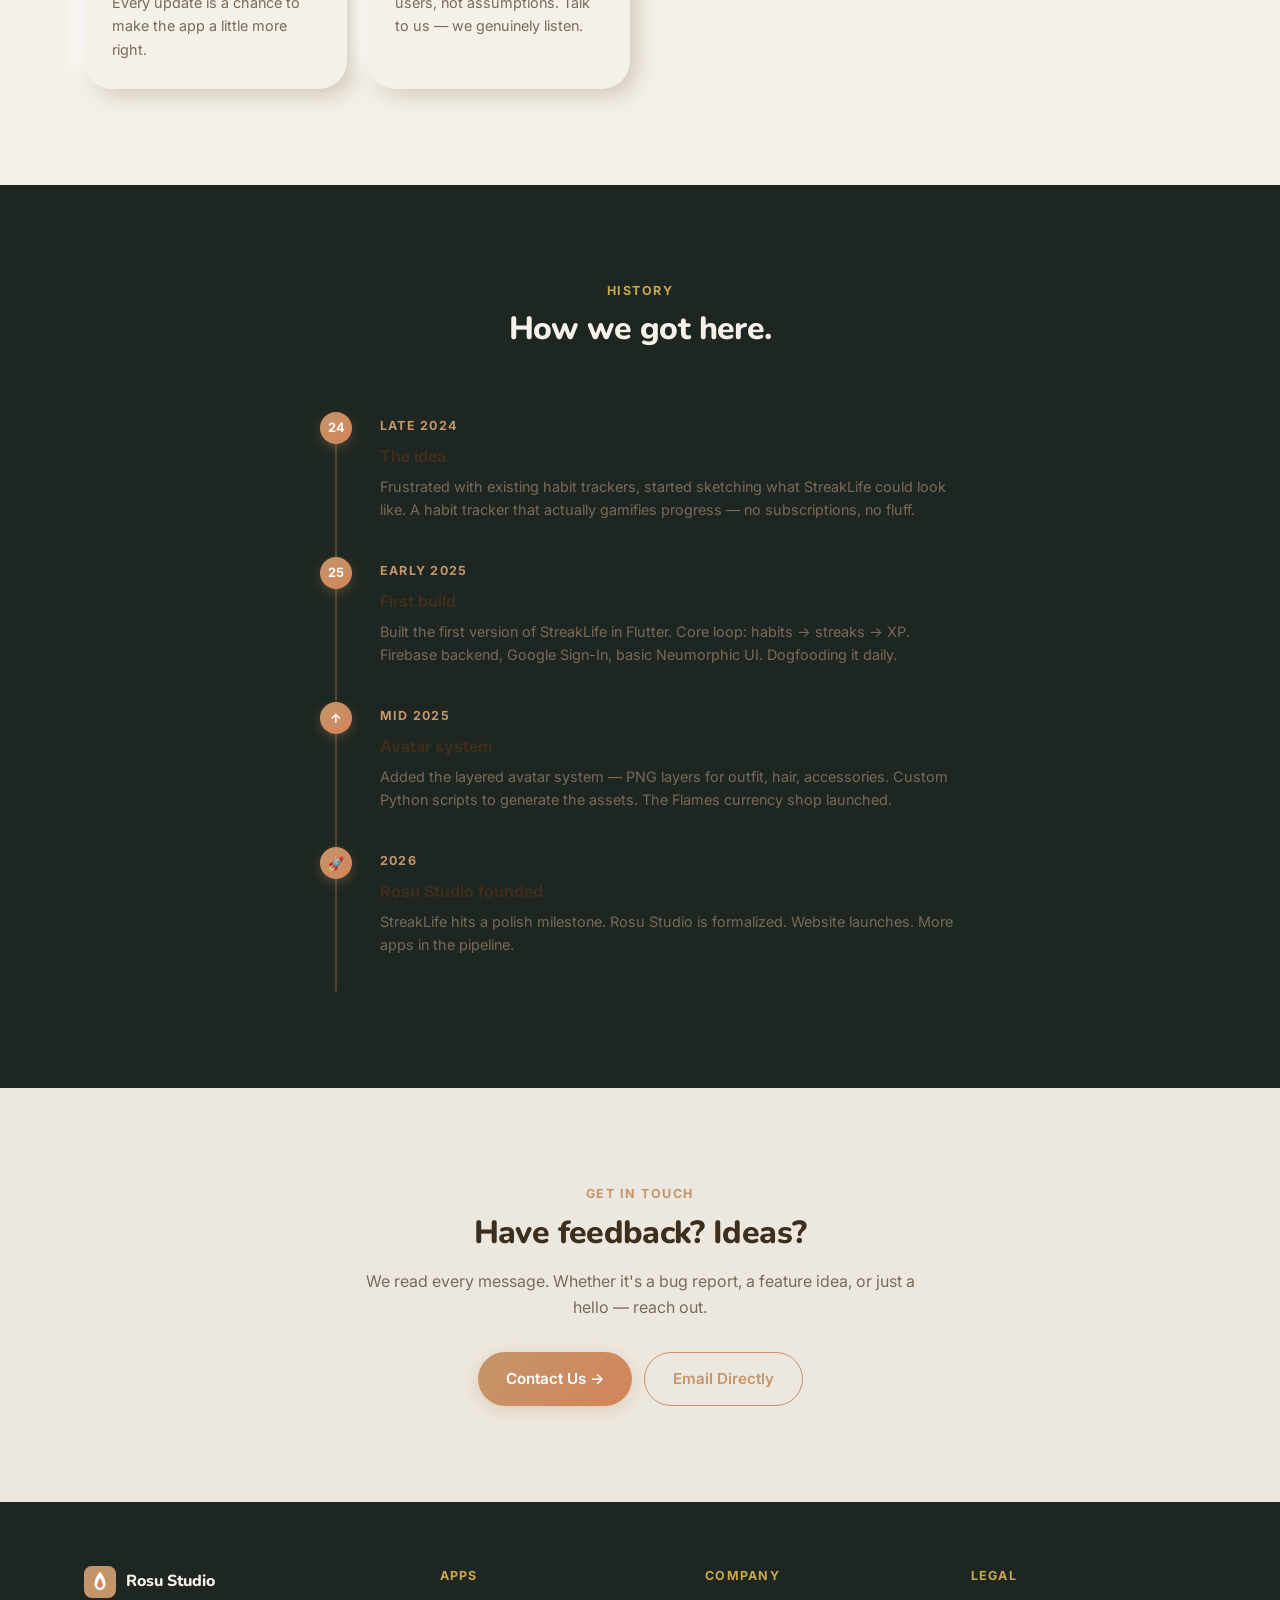
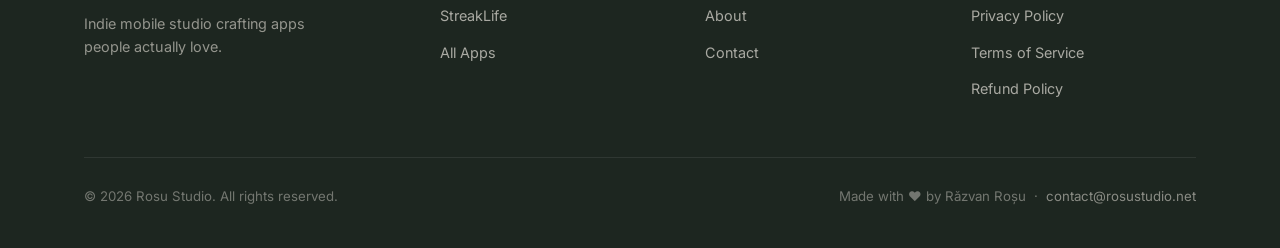
<file: about.html>
<!DOCTYPE html>
<html lang="en">
<head>
  <meta charset="UTF-8">
  <meta name="viewport" content="width=device-width, initial-scale=1.0">
  <meta name="google-site-verification" content="tO8devQjAhPxuHpoqpSf0YH9aqlecBzkyjVMnAezQ7E" />
  <title>About — Rosu Studio</title>
  <meta name="description" content="Rosu Studio is a one-person indie mobile studio based in Romania. We craft thoughtful, beautiful Android apps — starting with StreakLife.">
  <link rel="canonical" href="https://rosustudio.net/about.html">
  <meta property="og:title" content="About Rosu Studio">
  <meta property="og:description" content="Indie mobile studio based in Romania, crafting thoughtful Android apps.">
  <meta property="og:url" content="https://rosustudio.net/about.html">
  <meta property="og:image" content="https://rosustudio.net/og-image.png">
  <meta name="twitter:card" content="summary_large_image">
  <link rel="stylesheet" href="styles.css">
  <style>
    .values-grid {
      display: grid;
      grid-template-columns: repeat(auto-fill, minmax(260px, 1fr));
      gap: 20px;
    }

    .value-card {
      padding: 28px;
      border-radius: var(--r-lg);
      background: var(--oat);
      box-shadow: 8px 8px 20px var(--nm-dark), -8px -8px 20px var(--nm-light);
      transition: transform 0.25s;
    }

    .value-card:hover { transform: translateY(-4px); }

    .value-icon { font-size: 2rem; margin-bottom: 14px; }

    .value-title {
      font-weight: 700;
      font-size: 1.05rem;
      margin-bottom: 8px;
      color: var(--text);
    }

    .value-desc { font-size: 0.9rem; color: var(--text-muted); line-height: 1.6; }

    .timeline {
      position: relative;
      display: flex;
      flex-direction: column;
      gap: 0;
      max-width: 640px;
      margin-inline: auto;
    }

    .timeline::before {
      content: '';
      position: absolute;
      left: 15px;
      top: 0;
      bottom: 0;
      width: 2px;
      background: linear-gradient(to bottom, var(--caramel), var(--terracotta));
      opacity: 0.3;
    }

    .timeline-item {
      display: flex;
      gap: 28px;
      padding-bottom: 36px;
      position: relative;
    }

    .timeline-dot {
      width: 32px;
      height: 32px;
      border-radius: 50%;
      background: linear-gradient(135deg, var(--caramel), var(--terracotta));
      flex-shrink: 0;
      display: flex;
      align-items: center;
      justify-content: center;
      font-size: 0.8rem;
      color: #fff;
      font-weight: 700;
      box-shadow: 0 4px 12px rgba(196,149,106,0.3);
      z-index: 1;
    }

    .timeline-body { padding-top: 4px; }

    .timeline-date {
      font-size: 0.78rem;
      font-weight: 700;
      letter-spacing: 0.1em;
      text-transform: uppercase;
      color: var(--caramel);
      margin-bottom: 6px;
    }

    .timeline-title {
      font-weight: 700;
      font-size: 1rem;
      margin-bottom: 6px;
      color: var(--text);
    }

    .timeline-desc { font-size: 0.9rem; color: var(--text-muted); line-height: 1.6; }
  </style>
</head>
<body>

  <!-- NAV -->
  <nav class="nav nav--light" id="main-nav">
    <div class="nav__inner">
      <a href="index.html" class="nav__logo">
        <svg class="logo-icon" viewBox="0 0 40 40" fill="none"><rect width="40" height="40" rx="10" fill="url(#abLg)"/><path d="M20 7C20 7 13 15.5 13 22.5C13 26.6 16.1 30 20 30C23.9 30 27 26.6 27 22.5C27 15.5 20 7 20 7Z" fill="white" opacity="0.95"/><path d="M20 15C20 15 16.5 20.5 16.5 23.8C16.5 25.7 18.1 27.2 20 27.2C21.9 27.2 23.5 25.7 23.5 23.8C23.5 20.5 20 15 20 15Z" fill="#D4845A"/><defs><linearGradient id="abLg" x1="0" y1="0" x2="40" y2="40"><stop stop-color="#C4956A"/><stop offset="1" stop-color="#D4845A"/></linearGradient></defs></svg>
        Rosu Studio
      </a>
      <ul class="nav__links">
        <li><a href="index.html">Home</a></li>
        <li><a href="apps.html">Apps</a></li>
        <li><a href="about.html">About</a></li>
        <li class="nav__dropdown-wrap">
          <button class="nav__dropdown-toggle">Legal <svg viewBox="0 0 12 12" fill="none" stroke="currentColor" stroke-width="2"><path d="M2 4l4 4 4-4"/></svg></button>
          <ul class="nav__dropdown">
            <li><a href="privacy-policy.html"><span class="dd-icon">🔒</span> Privacy Policy</a></li>
            <li><a href="terms.html"><span class="dd-icon">📄</span> Terms of Service</a></li>
            <li><a href="refund-policy.html"><span class="dd-icon">↩️</span> Refund Policy</a></li>
          </ul>
        </li>
        <li><a href="contact.html">Contact</a></li>
      </ul>
      <a href="contact.html" class="btn btn--primary nav__cta desktop-only" style="padding:10px 20px;font-size:0.85rem;">Get in Touch</a>
      <button class="nav__hamburger" aria-label="Toggle menu"><span></span><span></span><span></span></button>
    </div>
    <div class="nav__mobile">
      <a href="index.html">Home</a><a href="apps.html">Apps</a><a href="about.html">About</a>
      <span class="nav__mobile-dropdown-toggle">Legal ▾</span>
      <div class="nav__mobile-dropdown-content" style="display:none;">
        <a href="privacy-policy.html">Privacy Policy</a>
        <a href="terms.html">Terms of Service</a>
        <a href="refund-policy.html">Refund Policy</a>
      </div>
      <a href="contact.html">Contact</a>
    </div>
  </nav>

  <main>
    <!-- Hero -->
    <section class="page-hero">
      <div class="container">
        <p class="eyebrow">Our Story</p>
        <h1 class="display-lg" style="margin-top:10px; margin-bottom:16px;">Small studio.<br>Big intentions.</h1>
        <p style="color:rgba(245,240,232,0.60); max-width:520px; margin-inline:auto; font-size:1.05rem;">
          Rosu Studio is a one-person indie mobile studio based in Romania. We build apps that are beautiful, fast, and actually useful — one feature at a time.
        </p>
      </div>
    </section>

    <!-- Mission -->
    <section class="section section--dim">
      <div class="container">
        <div style="max-width:720px; margin-inline:auto; text-align:center;">
          <p class="eyebrow reveal">Why we exist</p>
          <h2 class="display-md reveal" style="margin-top:10px; margin-bottom:20px;">Apps should earn your attention.</h2>
          <p class="reveal" style="color:var(--text-muted); font-size:1.05rem; line-height:1.75; margin-bottom:16px;">
            Too many apps are cluttered, distracting, and hollow. We build the opposite: apps that are quiet, beautiful, and deeply useful. Every pixel earns its place.
          </p>
          <p class="reveal" style="color:var(--text-muted); font-size:1.05rem; line-height:1.75;">
            Rosu Studio started with a personal frustration — no habit tracker felt <em>right</em>. Either they were too simple or gamified in a cheap way. StreakLife is our answer: a habit tracker that genuinely respects your time and intelligence, while making progress feel tangible and rewarding.
          </p>
        </div>
      </div>
    </section>

    <!-- Values -->
    <section class="section">
      <div class="container">
        <div style="text-align:center; margin-bottom:56px;">
          <p class="eyebrow reveal">Our principles</p>
          <h2 class="display-md reveal" style="margin-top:10px;">How we build.</h2>
          <div class="divider" style="margin-inline:auto; margin-top:20px;"></div>
        </div>

        <div class="values-grid">
          <div class="value-card reveal" data-delay="0">
            <div class="value-icon">🎨</div>
            <div class="value-title">Design first</div>
            <p class="value-desc">Every screen is crafted before a line of code is written. We believe beautiful software works better.</p>
          </div>
          <div class="value-card reveal" data-delay="100">
            <div class="value-icon">⚡</div>
            <div class="value-title">Fast by default</div>
            <p class="value-desc">Performance is a feature. We optimize relentlessly — every interaction should feel instant.</p>
          </div>
          <div class="value-card reveal" data-delay="200">
            <div class="value-icon">🔒</div>
            <div class="value-title">Privacy by design</div>
            <p class="value-desc">We collect only what we need. No ads, no tracking, no selling of your data. Ever.</p>
          </div>
          <div class="value-card reveal" data-delay="0">
            <div class="value-icon">💚</div>
            <div class="value-title">Free to start</div>
            <p class="value-desc">All our apps are free to download with no required subscriptions. Earn your way to premium content.</p>
          </div>
          <div class="value-card reveal" data-delay="100">
            <div class="value-icon">🔧</div>
            <div class="value-title">Continuous polish</div>
            <p class="value-desc">We ship, then keep improving. Every update is a chance to make the app a little more right.</p>
          </div>
          <div class="value-card reveal" data-delay="200">
            <div class="value-icon">💬</div>
            <div class="value-title">User feedback</div>
            <p class="value-desc">Our roadmap is driven by users, not assumptions. Talk to us — we genuinely listen.</p>
          </div>
        </div>
      </div>
    </section>

    <!-- Timeline -->
    <section class="section section--dark">
      <div class="container">
        <div style="text-align:center; margin-bottom:64px;">
          <p class="eyebrow eyebrow--dark reveal">History</p>
          <h2 class="display-md reveal" style="color:#F5F0E8; margin-top:10px;">How we got here.</h2>
        </div>

        <div class="timeline">
          <div class="timeline-item reveal">
            <div class="timeline-dot">24</div>
            <div class="timeline-body">
              <div class="timeline-date">Late 2024</div>
              <div class="timeline-title">The idea</div>
              <p class="timeline-desc">Frustrated with existing habit trackers, started sketching what StreakLife could look like. A habit tracker that actually gamifies progress — no subscriptions, no fluff.</p>
            </div>
          </div>
          <div class="timeline-item reveal" data-delay="100">
            <div class="timeline-dot">25</div>
            <div class="timeline-body">
              <div class="timeline-date">Early 2025</div>
              <div class="timeline-title">First build</div>
              <p class="timeline-desc">Built the first version of StreakLife in Flutter. Core loop: habits → streaks → XP. Firebase backend, Google Sign-In, basic Neumorphic UI. Dogfooding it daily.</p>
            </div>
          </div>
          <div class="timeline-item reveal" data-delay="200">
            <div class="timeline-dot">↑</div>
            <div class="timeline-body">
              <div class="timeline-date">Mid 2025</div>
              <div class="timeline-title">Avatar system</div>
              <p class="timeline-desc">Added the layered avatar system — PNG layers for outfit, hair, accessories. Custom Python scripts to generate the assets. The Flames currency shop launched.</p>
            </div>
          </div>
          <div class="timeline-item reveal" data-delay="300">
            <div class="timeline-dot">🚀</div>
            <div class="timeline-body">
              <div class="timeline-date">2026</div>
              <div class="timeline-title">Rosu Studio founded</div>
              <p class="timeline-desc">StreakLife hits a polish milestone. Rosu Studio is formalized. Website launches. More apps in the pipeline.</p>
            </div>
          </div>
        </div>
      </div>
    </section>

    <!-- CTA -->
    <section class="section section--dim">
      <div class="container">
        <div style="max-width:580px; margin-inline:auto; text-align:center;" class="reveal">
          <p class="eyebrow">Get in touch</p>
          <h2 class="display-md" style="margin-top:10px; margin-bottom:16px;">Have feedback? Ideas?</h2>
          <p style="color:var(--text-muted); margin-bottom:32px; font-size:1rem;">
            We read every message. Whether it's a bug report, a feature idea, or just a hello — reach out.
          </p>
          <div style="display:flex; gap:12px; justify-content:center; flex-wrap:wrap;">
            <a href="contact.html" class="btn btn--primary">Contact Us →</a>
            <a href="mailto:contact@rosustudio.net" class="btn btn--outline">Email Directly</a>
          </div>
        </div>
      </div>
    </section>
  </main>

  <!-- FOOTER -->
  <footer class="footer">
    <div class="container">
      <div class="footer__grid">
        <div class="footer__brand">
          <a href="index.html" class="nav__logo" style="color:#F5F0E8;">
            <svg class="logo-icon" viewBox="0 0 40 40" fill="none"><rect width="40" height="40" rx="10" fill="url(#abFlg)"/><path d="M20 7C20 7 13 15.5 13 22.5C13 26.6 16.1 30 20 30C23.9 30 27 26.6 27 22.5C27 15.5 20 7 20 7Z" fill="white" opacity="0.95"/><path d="M20 15C20 15 16.5 20.5 16.5 23.8C16.5 25.7 18.1 27.2 20 27.2C21.9 27.2 23.5 25.7 23.5 23.8C23.5 20.5 20 15 20 15Z" fill="#D4845A"/><defs><linearGradient id="abFlg" x1="0" y1="0" x2="40" y2="40"><stop stop-color="#C4956A"/><stop offset="1" stop-color="#D4845A"/></linearGradient></defs></svg>
            Rosu Studio
          </a>
          <p class="footer__tagline">Indie mobile studio crafting apps people actually love.</p>
        </div>
        <div><div class="footer__col-title">Apps</div><ul class="footer__links"><li><a href="streaklife.html">StreakLife</a></li><li><a href="apps.html">All Apps</a></li></ul></div>
        <div><div class="footer__col-title">Company</div><ul class="footer__links"><li><a href="about.html">About</a></li><li><a href="contact.html">Contact</a></li></ul></div>
        <div><div class="footer__col-title">Legal</div><ul class="footer__links"><li><a href="privacy-policy.html">Privacy Policy</a></li><li><a href="terms.html">Terms of Service</a></li><li><a href="refund-policy.html">Refund Policy</a></li></ul></div>
      </div>
      <div class="footer__bottom">
        <span>&copy; 2026 Rosu Studio. All rights reserved.</span>
        <span>Made with ❤️ by Răzvan Roșu &nbsp;·&nbsp; <a href="mailto:contact@rosustudio.net">contact@rosustudio.net</a></span>
      </div>
    </div>
  </footer>

  <script src="script.js"></script>
</body>
</html>
</file>
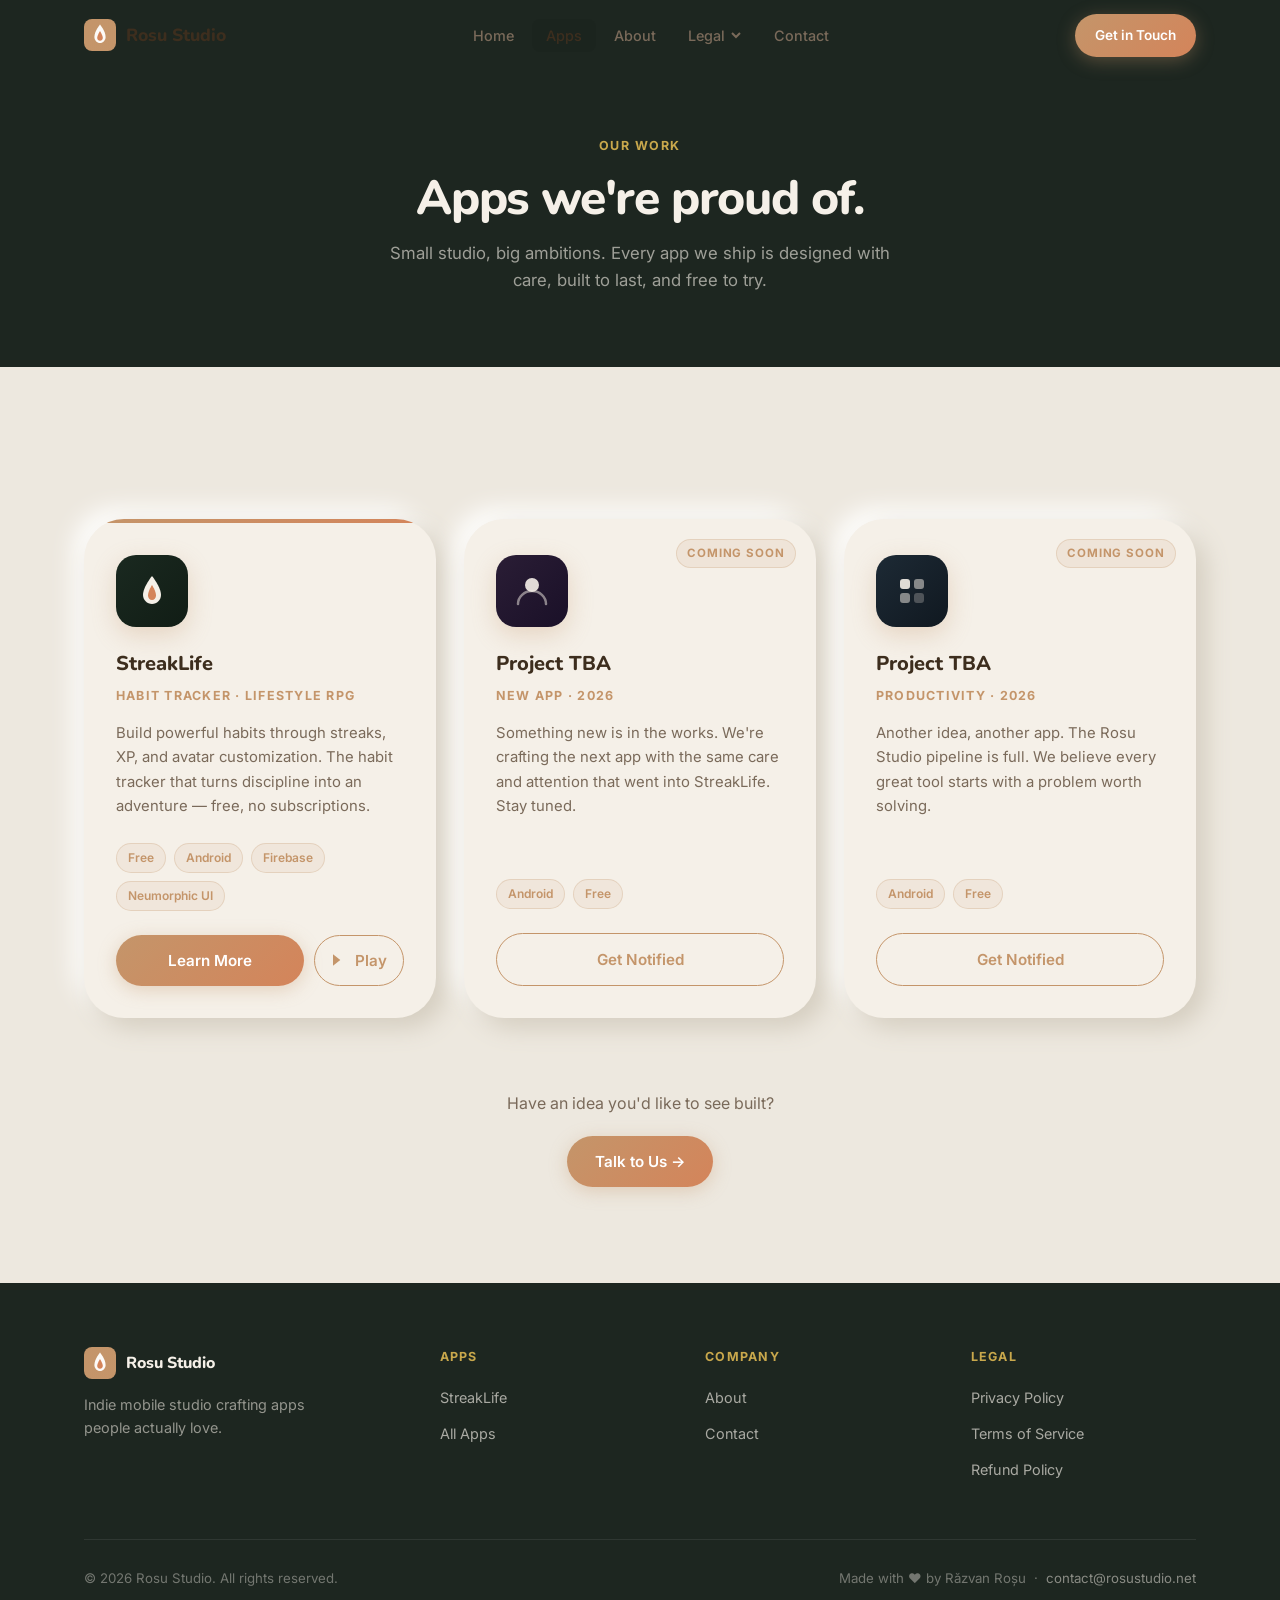
<file: apps.html>
<!DOCTYPE html>
<html lang="en">
<head>
  <meta charset="UTF-8">
  <meta name="viewport" content="width=device-width, initial-scale=1.0">
  <meta name="google-site-verification" content="tO8devQjAhPxuHpoqpSf0YH9aqlecBzkyjVMnAezQ7E" />
  <title>Apps — Rosu Studio</title>
  <meta name="description" content="Discover apps made by Rosu Studio. StreakLife and more — beautifully crafted Android applications.">
  <link rel="canonical" href="https://rosustudio.net/apps.html">
  <meta property="og:title" content="Apps — Rosu Studio">
  <meta property="og:description" content="Beautiful Android apps from Rosu Studio.">
  <meta property="og:url" content="https://rosustudio.net/apps.html">
  <meta property="og:image" content="https://rosustudio.net/og-image.png">
  <meta name="twitter:card" content="summary_large_image">
  <link rel="stylesheet" href="styles.css">
  <style>
    .apps-grid {
      display: grid;
      grid-template-columns: repeat(auto-fill, minmax(320px, 1fr));
      gap: 28px;
      margin-top: 56px;
    }

    .app-card {
      background: var(--oat);
      border-radius: var(--r-xl);
      padding: 36px 32px 32px;
      display: flex;
      flex-direction: column;
      box-shadow: 10px 10px 24px var(--nm-dark), -10px -10px 24px var(--nm-light);
      transition: transform 0.28s ease, box-shadow 0.28s ease;
      position: relative;
      overflow: hidden;
    }

    .app-card:hover {
      transform: translateY(-6px);
      box-shadow: 16px 16px 36px var(--nm-dark), -16px -16px 36px var(--nm-light);
    }

    .app-card__accent {
      position: absolute;
      top: 0;
      left: 0;
      right: 0;
      height: 4px;
      background: linear-gradient(90deg, var(--caramel), var(--terracotta));
    }

    .app-card__icon {
      width: 72px;
      height: 72px;
      border-radius: 20px;
      display: flex;
      align-items: center;
      justify-content: center;
      margin-bottom: 20px;
      box-shadow: 0 8px 24px rgba(196,149,106,0.30);
    }

    .app-card__name {
      font-size: 1.25rem;
      font-weight: 800;
      font-family: var(--font-display);
      margin-bottom: 6px;
      color: var(--text);
    }

    .app-card__category {
      font-size: 0.78rem;
      font-weight: 700;
      letter-spacing: 0.1em;
      text-transform: uppercase;
      color: var(--caramel);
      margin-bottom: 14px;
    }

    .app-card__desc {
      font-size: 0.93rem;
      color: var(--text-muted);
      line-height: 1.65;
      flex: 1;
      margin-bottom: 24px;
    }

    .app-card__tags {
      display: flex;
      flex-wrap: wrap;
      gap: 8px;
      margin-bottom: 24px;
    }

    .app-tag {
      padding: 4px 11px;
      border-radius: 50px;
      font-size: 0.75rem;
      font-weight: 600;
      background: rgba(196,149,106,0.1);
      color: var(--caramel);
      border: 1px solid rgba(196,149,106,0.25);
    }

    .app-card__actions {
      display: flex;
      gap: 10px;
      align-items: center;
    }

    .app-card--coming {
      opacity: 0.72;
    }

    .coming-badge {
      position: absolute;
      top: 20px;
      right: 20px;
      background: rgba(196,149,106,0.12);
      border: 1px solid rgba(196,149,106,0.25);
      color: var(--caramel);
      font-size: 0.72rem;
      font-weight: 700;
      letter-spacing: 0.08em;
      text-transform: uppercase;
      padding: 4px 10px;
      border-radius: 50px;
    }
  </style>
</head>
<body>

  <!-- NAV -->
  <nav class="nav nav--light" id="main-nav">
    <div class="nav__inner">
      <a href="index.html" class="nav__logo">
        <svg class="logo-icon" viewBox="0 0 40 40" fill="none"><rect width="40" height="40" rx="10" fill="url(#lg1)"/><path d="M20 7C20 7 13 15.5 13 22.5C13 26.6 16.1 30 20 30C23.9 30 27 26.6 27 22.5C27 15.5 20 7 20 7Z" fill="white" opacity="0.95"/><path d="M20 15C20 15 16.5 20.5 16.5 23.8C16.5 25.7 18.1 27.2 20 27.2C21.9 27.2 23.5 25.7 23.5 23.8C23.5 20.5 20 15 20 15Z" fill="#D4845A"/><defs><linearGradient id="lg1" x1="0" y1="0" x2="40" y2="40"><stop stop-color="#C4956A"/><stop offset="1" stop-color="#D4845A"/></linearGradient></defs></svg>
        Rosu Studio
      </a>
      <ul class="nav__links">
        <li><a href="index.html">Home</a></li>
        <li><a href="apps.html">Apps</a></li>
        <li><a href="about.html">About</a></li>
        <li class="nav__dropdown-wrap">
          <button class="nav__dropdown-toggle">Legal <svg viewBox="0 0 12 12" fill="none" stroke="currentColor" stroke-width="2"><path d="M2 4l4 4 4-4"/></svg></button>
          <ul class="nav__dropdown">
            <li><a href="privacy-policy.html"><span class="dd-icon">🔒</span> Privacy Policy</a></li>
            <li><a href="terms.html"><span class="dd-icon">📄</span> Terms of Service</a></li>
            <li><a href="refund-policy.html"><span class="dd-icon">↩️</span> Refund Policy</a></li>
          </ul>
        </li>
        <li><a href="contact.html">Contact</a></li>
      </ul>
      <a href="contact.html" class="btn btn--primary nav__cta desktop-only" style="padding:10px 20px;font-size:0.85rem;">Get in Touch</a>
      <button class="nav__hamburger" aria-label="Toggle menu"><span></span><span></span><span></span></button>
    </div>
    <div class="nav__mobile">
      <a href="index.html">Home</a>
      <a href="apps.html">Apps</a>
      <a href="about.html">About</a>
      <span class="nav__mobile-dropdown-toggle">Legal ▾</span>
      <div class="nav__mobile-dropdown-content" style="display:none;">
        <a href="privacy-policy.html">Privacy Policy</a>
        <a href="terms.html">Terms of Service</a>
        <a href="refund-policy.html">Refund Policy</a>
      </div>
      <a href="contact.html">Contact</a>
    </div>
  </nav>

  <main>
    <!-- Hero -->
    <section class="page-hero">
      <div class="container">
        <p class="eyebrow">Our Work</p>
        <h1 class="display-lg" style="margin-top:10px; margin-bottom:14px;">Apps we're proud of.</h1>
        <p style="color:rgba(245,240,232,0.60); max-width:500px; margin-inline:auto; font-size:1.05rem;">
          Small studio, big ambitions. Every app we ship is designed with care, built to last, and free to try.
        </p>
      </div>
    </section>

    <!-- Apps Grid -->
    <section class="section section--dim">
      <div class="container">
        <div class="apps-grid">

          <!-- StreakLife -->
          <article class="app-card reveal">
            <div class="app-card__accent"></div>
            <div class="app-card__icon" style="background: linear-gradient(135deg,#1A2920,#111D15);">
              <svg width="40" height="40" viewBox="0 0 40 40" fill="none"><path d="M20 5C20 5 11 16 11 24C11 28.97 15.03 33 20 33C24.97 33 29 28.97 29 24C29 16 20 5 20 5Z" fill="#F5F0E8"/><path d="M20 14C20 14 16 20 16 24.5C16 26.99 17.79 29 20 29C22.21 29 24 26.99 24 24.5C24 20 20 14 20 14Z" fill="#D4845A"/></svg>
            </div>
            <div class="app-card__name">StreakLife</div>
            <div class="app-card__category">Habit Tracker · Lifestyle RPG</div>
            <p class="app-card__desc">
              Build powerful habits through streaks, XP, and avatar customization. The habit tracker that turns discipline into an adventure — free, no subscriptions.
            </p>
            <div class="app-card__tags">
              <span class="app-tag">Free</span>
              <span class="app-tag">Android</span>
              <span class="app-tag">Firebase</span>
              <span class="app-tag">Neumorphic UI</span>
            </div>
            <div class="app-card__actions">
              <a href="streaklife.html" class="btn btn--primary" style="flex:1; justify-content:center;">Learn More</a>
              <a href="https://play.google.com/store" target="_blank" rel="noopener" class="btn btn--outline" style="padding:12px 16px;">
                <svg width="16" height="16" viewBox="0 0 24 24" fill="currentColor"><path d="M3 20.5L14 12 3 3.5V20.5Z"/></svg>
                Play
              </a>
            </div>
          </article>

          <!-- More apps — coming soon -->
          <article class="app-card app-card--coming reveal" data-delay="120">
            <div class="coming-badge">Coming Soon</div>
            <div class="app-card__icon" style="background: linear-gradient(135deg,#2A1D35,#1A1028);">
              <svg width="40" height="40" viewBox="0 0 40 40" fill="none"><circle cx="20" cy="14" r="7" fill="#F5F0E8" opacity="0.9"/><path d="M6 33C6 25.82 12.27 20 20 20C27.73 20 34 25.82 34 33" stroke="#F5F0E8" stroke-width="2.5" stroke-linecap="round" opacity="0.5"/></svg>
            </div>
            <div class="app-card__name">Project TBA</div>
            <div class="app-card__category">New App · 2026</div>
            <p class="app-card__desc">
              Something new is in the works. We're crafting the next app with the same care and attention that went into StreakLife. Stay tuned.
            </p>
            <div class="app-card__tags">
              <span class="app-tag">Android</span>
              <span class="app-tag">Free</span>
            </div>
            <div class="app-card__actions">
              <a href="contact.html" class="btn btn--outline" style="flex:1; justify-content:center;">Get Notified</a>
            </div>
          </article>

          <article class="app-card app-card--coming reveal" data-delay="240">
            <div class="coming-badge">Coming Soon</div>
            <div class="app-card__icon" style="background: linear-gradient(135deg,#1D2A35,#101820);">
              <svg width="40" height="40" viewBox="0 0 40 40" fill="none"><rect x="8" y="8" width="10" height="10" rx="3" fill="#F5F0E8" opacity="0.9"/><rect x="22" y="8" width="10" height="10" rx="3" fill="#F5F0E8" opacity="0.5"/><rect x="8" y="22" width="10" height="10" rx="3" fill="#F5F0E8" opacity="0.5"/><rect x="22" y="22" width="10" height="10" rx="3" fill="#F5F0E8" opacity="0.25"/></svg>
            </div>
            <div class="app-card__name">Project TBA</div>
            <div class="app-card__category">Productivity · 2026</div>
            <p class="app-card__desc">
              Another idea, another app. The Rosu Studio pipeline is full. We believe every great tool starts with a problem worth solving.
            </p>
            <div class="app-card__tags">
              <span class="app-tag">Android</span>
              <span class="app-tag">Free</span>
            </div>
            <div class="app-card__actions">
              <a href="contact.html" class="btn btn--outline" style="flex:1; justify-content:center;">Get Notified</a>
            </div>
          </article>
        </div>

        <!-- CTA -->
        <div style="text-align:center; margin-top:72px;" class="reveal">
          <p style="color:var(--text-muted); margin-bottom:20px; font-size:1rem;">Have an idea you'd like to see built?</p>
          <a href="contact.html" class="btn btn--primary">Talk to Us →</a>
        </div>
      </div>
    </section>
  </main>

  <!-- FOOTER -->
  <footer class="footer">
    <div class="container">
      <div class="footer__grid">
        <div class="footer__brand">
          <a href="index.html" class="nav__logo" style="color:#F5F0E8;">
            <svg class="logo-icon" viewBox="0 0 40 40" fill="none"><rect width="40" height="40" rx="10" fill="url(#flg2)"/><path d="M20 7C20 7 13 15.5 13 22.5C13 26.6 16.1 30 20 30C23.9 30 27 26.6 27 22.5C27 15.5 20 7 20 7Z" fill="white" opacity="0.95"/><path d="M20 15C20 15 16.5 20.5 16.5 23.8C16.5 25.7 18.1 27.2 20 27.2C21.9 27.2 23.5 25.7 23.5 23.8C23.5 20.5 20 15 20 15Z" fill="#D4845A"/><defs><linearGradient id="flg2" x1="0" y1="0" x2="40" y2="40"><stop stop-color="#C4956A"/><stop offset="1" stop-color="#D4845A"/></linearGradient></defs></svg>
            Rosu Studio
          </a>
          <p class="footer__tagline">Indie mobile studio crafting apps people actually love.</p>
        </div>
        <div>
          <div class="footer__col-title">Apps</div>
          <ul class="footer__links"><li><a href="streaklife.html">StreakLife</a></li><li><a href="apps.html">All Apps</a></li></ul>
        </div>
        <div>
          <div class="footer__col-title">Company</div>
          <ul class="footer__links"><li><a href="about.html">About</a></li><li><a href="contact.html">Contact</a></li></ul>
        </div>
        <div>
          <div class="footer__col-title">Legal</div>
          <ul class="footer__links"><li><a href="privacy-policy.html">Privacy Policy</a></li><li><a href="terms.html">Terms of Service</a></li><li><a href="refund-policy.html">Refund Policy</a></li></ul>
        </div>
      </div>
      <div class="footer__bottom">
        <span>&copy; 2026 Rosu Studio. All rights reserved.</span>
        <span>Made with ❤️ by Răzvan Roșu &nbsp;·&nbsp; <a href="mailto:contact@rosustudio.net">contact@rosustudio.net</a></span>
      </div>
    </div>
  </footer>

  <script src="script.js"></script>
</body>
</html>
</file>
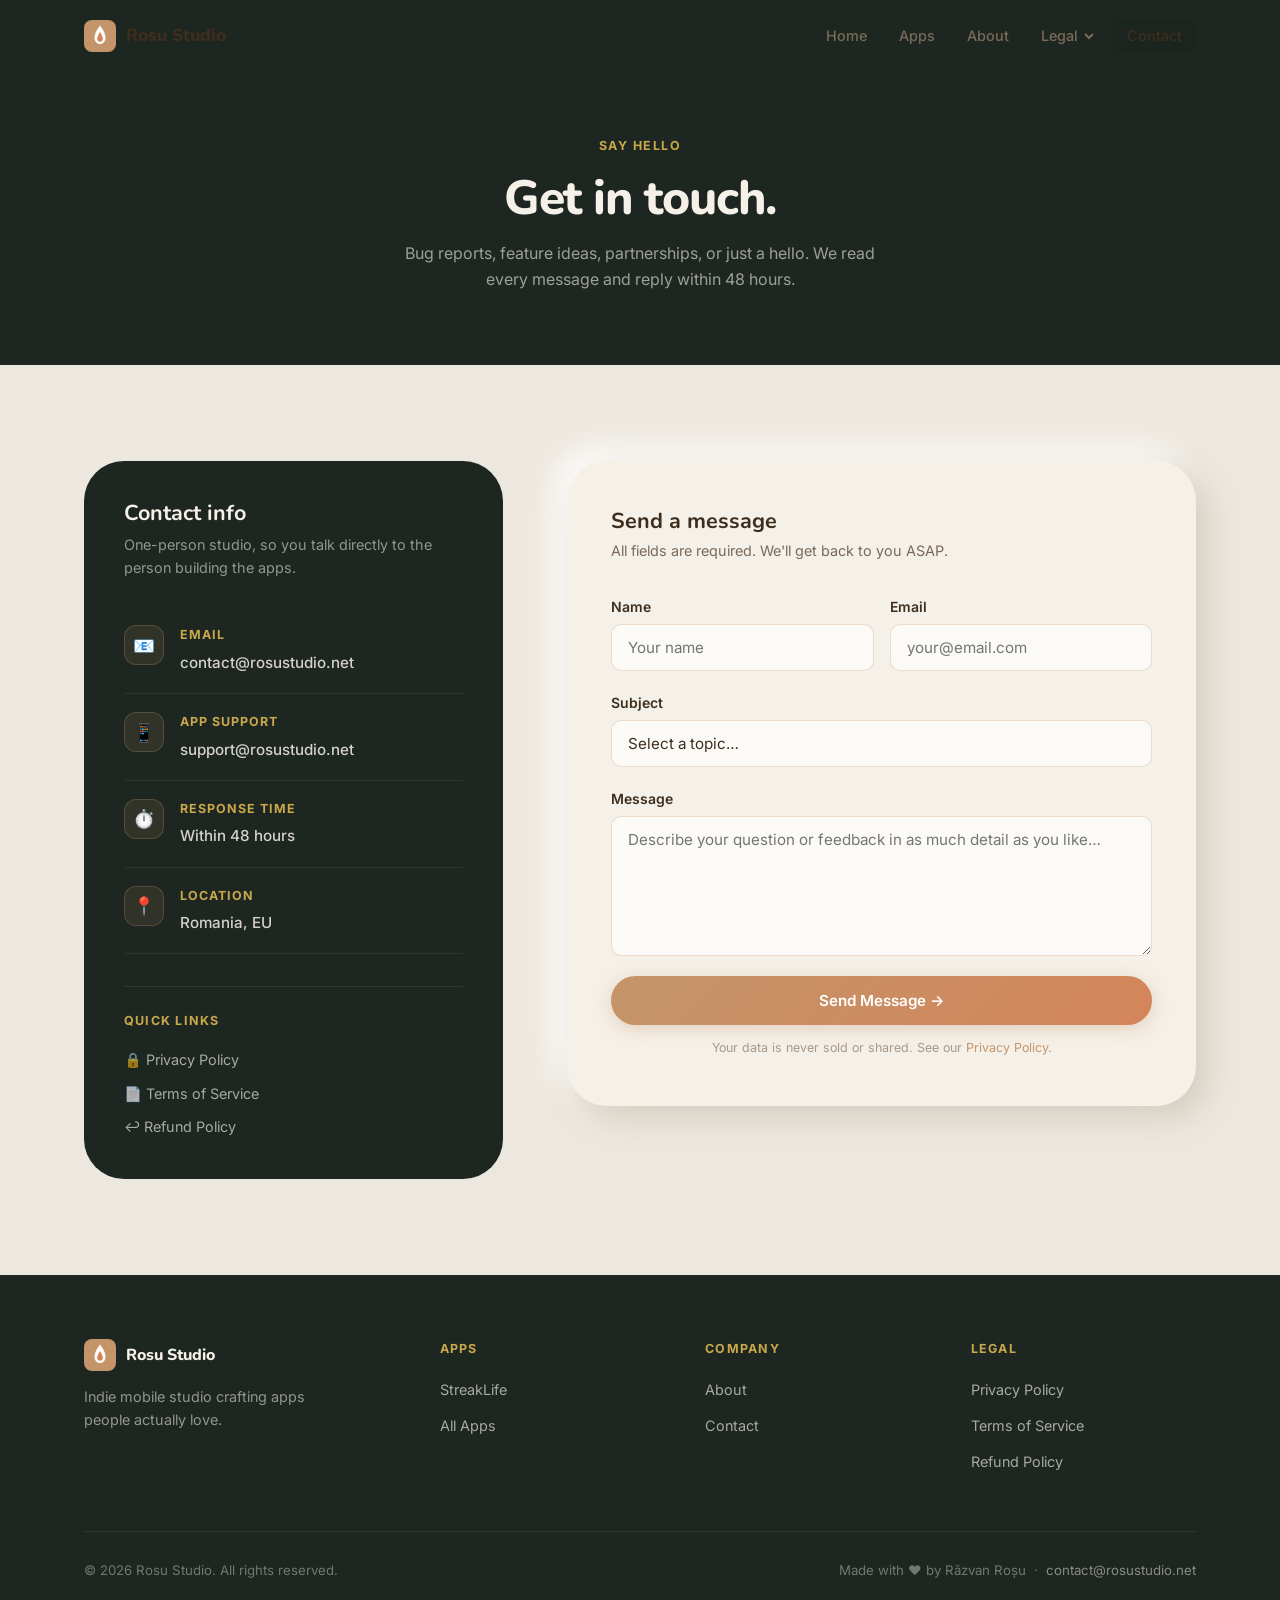
<file: contact.html>
<!DOCTYPE html>
<html lang="en">
<head>
  <meta charset="UTF-8">
  <meta name="viewport" content="width=device-width, initial-scale=1.0">
  <meta name="google-site-verification" content="tO8devQjAhPxuHpoqpSf0YH9aqlecBzkyjVMnAezQ7E" />
  <title>Contact — Rosu Studio</title>
  <meta name="description" content="Get in touch with Rosu Studio. Bug reports, feature requests, partnership inquiries, or just a hello — we read every message.">
  <link rel="canonical" href="https://rosustudio.net/contact.html">
  <meta property="og:title" content="Contact Rosu Studio">
  <meta property="og:description" content="Bug reports, feature requests, partnerships — get in touch.">
  <meta property="og:url" content="https://rosustudio.net/contact.html">
  <meta property="og:image" content="https://rosustudio.net/og-image.png">
  <meta name="twitter:card" content="summary_large_image">
  <link rel="stylesheet" href="styles.css">
  <style>
    .contact-layout {
      display: grid;
      grid-template-columns: 1fr 1.5fr;
      gap: 64px;
      align-items: start;
    }

    .contact-info-card {
      background: var(--dark);
      border-radius: var(--r-xl);
      padding: 40px;
      color: #F5F0E8;
    }

    .contact-method {
      display: flex;
      align-items: flex-start;
      gap: 16px;
      padding: 18px 0;
      border-bottom: 1px solid rgba(255,255,255,0.07);
    }

    .contact-method:last-child { border-bottom: none; }

    .cm-icon {
      width: 40px;
      height: 40px;
      border-radius: 12px;
      background: rgba(196,149,106,0.12);
      border: 1px solid rgba(196,149,106,0.25);
      display: flex;
      align-items: center;
      justify-content: center;
      font-size: 1.1rem;
      flex-shrink: 0;
    }

    .cm-label {
      font-size: 0.78rem;
      font-weight: 700;
      letter-spacing: 0.08em;
      text-transform: uppercase;
      color: var(--gold);
      margin-bottom: 4px;
    }

    .cm-value {
      font-size: 0.95rem;
      font-weight: 500;
      color: rgba(245,240,232,0.85);
    }

    .cm-value a {
      color: rgba(245,240,232,0.85);
      transition: color 0.2s;
    }

    .cm-value a:hover { color: #fff; }

    .form-card {
      background: var(--oat);
      border-radius: var(--r-xl);
      padding: 48px 44px;
      box-shadow: 12px 12px 32px var(--nm-dark), -12px -12px 32px var(--nm-light);
    }

    @media (max-width: 860px) {
      .contact-layout { grid-template-columns: 1fr; }
      .form-card { padding: 36px 28px; }
    }
  </style>
</head>
<body>

  <!-- NAV -->
  <nav class="nav nav--light" id="main-nav">
    <div class="nav__inner">
      <a href="index.html" class="nav__logo">
        <svg class="logo-icon" viewBox="0 0 40 40" fill="none"><rect width="40" height="40" rx="10" fill="url(#ctLg)"/><path d="M20 7C20 7 13 15.5 13 22.5C13 26.6 16.1 30 20 30C23.9 30 27 26.6 27 22.5C27 15.5 20 7 20 7Z" fill="white" opacity="0.95"/><path d="M20 15C20 15 16.5 20.5 16.5 23.8C16.5 25.7 18.1 27.2 20 27.2C21.9 27.2 23.5 25.7 23.5 23.8C23.5 20.5 20 15 20 15Z" fill="#D4845A"/><defs><linearGradient id="ctLg" x1="0" y1="0" x2="40" y2="40"><stop stop-color="#C4956A"/><stop offset="1" stop-color="#D4845A"/></linearGradient></defs></svg>
        Rosu Studio
      </a>
      <ul class="nav__links">
        <li><a href="index.html">Home</a></li>
        <li><a href="apps.html">Apps</a></li>
        <li><a href="about.html">About</a></li>
        <li class="nav__dropdown-wrap">
          <button class="nav__dropdown-toggle">Legal <svg viewBox="0 0 12 12" fill="none" stroke="currentColor" stroke-width="2"><path d="M2 4l4 4 4-4"/></svg></button>
          <ul class="nav__dropdown">
            <li><a href="privacy-policy.html"><span class="dd-icon">🔒</span> Privacy Policy</a></li>
            <li><a href="terms.html"><span class="dd-icon">📄</span> Terms of Service</a></li>
            <li><a href="refund-policy.html"><span class="dd-icon">↩️</span> Refund Policy</a></li>
          </ul>
        </li>
        <li><a href="contact.html">Contact</a></li>
      </ul>
      <button class="nav__hamburger" aria-label="Toggle menu"><span></span><span></span><span></span></button>
    </div>
    <div class="nav__mobile">
      <a href="index.html">Home</a><a href="apps.html">Apps</a><a href="about.html">About</a>
      <span class="nav__mobile-dropdown-toggle">Legal ▾</span>
      <div class="nav__mobile-dropdown-content" style="display:none;">
        <a href="privacy-policy.html">Privacy Policy</a>
        <a href="terms.html">Terms of Service</a>
        <a href="refund-policy.html">Refund Policy</a>
      </div>
      <a href="contact.html">Contact</a>
    </div>
  </nav>

  <main>
    <!-- Hero -->
    <section class="page-hero">
      <div class="container">
        <p class="eyebrow">Say hello</p>
        <h1 class="display-lg" style="margin-top:10px; margin-bottom:14px;">Get in touch.</h1>
        <p style="color:rgba(245,240,232,0.60); max-width:480px; margin-inline:auto; font-size:1rem;">
          Bug reports, feature ideas, partnerships, or just a hello. We read every message and reply within 48 hours.
        </p>
      </div>
    </section>

    <!-- Contact body -->
    <section class="section section--dim">
      <div class="container">
        <div class="contact-layout">

          <!-- Info panel -->
          <div class="contact-info-card reveal reveal--left">
            <h2 class="display-sm" style="margin-bottom:8px; color:#F5F0E8;">Contact info</h2>
            <p style="font-size:0.9rem; color:rgba(245,240,232,0.55); margin-bottom:28px; line-height:1.6;">
              One-person studio, so you talk directly to the person building the apps.
            </p>

            <div class="contact-method">
              <div class="cm-icon">📧</div>
              <div>
                <div class="cm-label">Email</div>
                <div class="cm-value"><a href="mailto:contact@rosustudio.net">contact@rosustudio.net</a></div>
              </div>
            </div>

            <div class="contact-method">
              <div class="cm-icon">📱</div>
              <div>
                <div class="cm-label">App support</div>
                <div class="cm-value"><a href="mailto:support@rosustudio.net">support@rosustudio.net</a></div>
              </div>
            </div>

            <div class="contact-method">
              <div class="cm-icon">⏱️</div>
              <div>
                <div class="cm-label">Response time</div>
                <div class="cm-value">Within 48 hours</div>
              </div>
            </div>

            <div class="contact-method">
              <div class="cm-icon">📍</div>
              <div>
                <div class="cm-label">Location</div>
                <div class="cm-value">Romania, EU</div>
              </div>
            </div>

            <div style="margin-top:32px; padding-top:24px; border-top:1px solid rgba(255,255,255,0.08);">
              <div style="font-size:0.78rem;font-weight:700;letter-spacing:0.1em;text-transform:uppercase;color:var(--gold);margin-bottom:16px;">Quick links</div>
              <div style="display:flex;flex-direction:column;gap:10px;">
                <a href="privacy-policy.html" style="font-size:0.9rem;color:rgba(245,240,232,0.65);display:flex;align-items:center;gap:8px;transition:color 0.2s;" onmouseover="this.style.color='rgba(245,240,232,0.95)'" onmouseout="this.style.color='rgba(245,240,232,0.65)'">🔒 Privacy Policy</a>
                <a href="terms.html" style="font-size:0.9rem;color:rgba(245,240,232,0.65);display:flex;align-items:center;gap:8px;transition:color 0.2s;" onmouseover="this.style.color='rgba(245,240,232,0.95)'" onmouseout="this.style.color='rgba(245,240,232,0.65)'">📄 Terms of Service</a>
                <a href="refund-policy.html" style="font-size:0.9rem;color:rgba(245,240,232,0.65);display:flex;align-items:center;gap:8px;transition:color 0.2s;" onmouseover="this.style.color='rgba(245,240,232,0.95)'" onmouseout="this.style.color='rgba(245,240,232,0.65)'">↩️ Refund Policy</a>
              </div>
            </div>
          </div>

          <!-- Form -->
          <div class="form-card reveal reveal--right">
            <h2 class="display-sm" style="margin-bottom:6px;">Send a message</h2>
            <p style="color:var(--text-muted); font-size:0.9rem; margin-bottom:32px;">All fields are required. We'll get back to you ASAP.</p>

            <form id="contact-form" action="https://api.web3forms.com/submit" method="POST" novalidate>
              <!-- Web3Forms access key — replace with your actual key from web3forms.com -->
              <input type="hidden" name="access_key" value="YOUR_WEB3FORMS_ACCESS_KEY">
              <input type="hidden" name="subject" value="New message from rosustudio.net">
              <input type="hidden" name="from_name" value="Rosu Studio Website">
              <!-- Honeypot -->
              <input type="text" name="_honeypot" style="display:none;" tabindex="-1" autocomplete="off">

              <div style="display:grid;grid-template-columns:1fr 1fr;gap:16px;">
                <div class="form-group">
                  <label class="form-label" for="field-name">Name</label>
                  <input class="form-input" type="text" id="field-name" name="name" placeholder="Your name" required autocomplete="name">
                </div>
                <div class="form-group">
                  <label class="form-label" for="field-email">Email</label>
                  <input class="form-input" type="email" id="field-email" name="email" placeholder="your@email.com" required autocomplete="email">
                </div>
              </div>

              <div class="form-group">
                <label class="form-label" for="field-subject">Subject</label>
                <select class="form-select form-input" id="field-subject" name="topic" required>
                  <option value="" disabled selected>Select a topic…</option>
                  <option value="Bug report">🐛 Bug report</option>
                  <option value="Feature request">💡 Feature request</option>
                  <option value="StreakLife support">📱 StreakLife support</option>
                  <option value="Partnership">🤝 Partnership / collaboration</option>
                  <option value="Press inquiry">📰 Press inquiry</option>
                  <option value="Other">💬 Other</option>
                </select>
              </div>

              <div class="form-group">
                <label class="form-label" for="field-msg">Message</label>
                <textarea class="form-textarea" id="field-msg" name="message" placeholder="Describe your question or feedback in as much detail as you like…" required></textarea>
              </div>

              <button type="submit" class="btn btn--primary" style="width:100%; justify-content:center; padding:15px;">
                Send Message →
              </button>

              <div id="form-status" class="form-status" role="alert"></div>

              <p style="font-size:0.78rem; color:var(--text-light); text-align:center; margin-top:14px; line-height:1.5;">
                Your data is never sold or shared. See our <a href="privacy-policy.html" style="color:var(--caramel);">Privacy Policy</a>.
              </p>
            </form>
          </div>

        </div>
      </div>
    </section>
  </main>

  <!-- FOOTER -->
  <footer class="footer">
    <div class="container">
      <div class="footer__grid">
        <div class="footer__brand">
          <a href="index.html" class="nav__logo" style="color:#F5F0E8;">
            <svg class="logo-icon" viewBox="0 0 40 40" fill="none"><rect width="40" height="40" rx="10" fill="url(#ctFlg)"/><path d="M20 7C20 7 13 15.5 13 22.5C13 26.6 16.1 30 20 30C23.9 30 27 26.6 27 22.5C27 15.5 20 7 20 7Z" fill="white" opacity="0.95"/><path d="M20 15C20 15 16.5 20.5 16.5 23.8C16.5 25.7 18.1 27.2 20 27.2C21.9 27.2 23.5 25.7 23.5 23.8C23.5 20.5 20 15 20 15Z" fill="#D4845A"/><defs><linearGradient id="ctFlg" x1="0" y1="0" x2="40" y2="40"><stop stop-color="#C4956A"/><stop offset="1" stop-color="#D4845A"/></linearGradient></defs></svg>
            Rosu Studio
          </a>
          <p class="footer__tagline">Indie mobile studio crafting apps people actually love.</p>
        </div>
        <div><div class="footer__col-title">Apps</div><ul class="footer__links"><li><a href="streaklife.html">StreakLife</a></li><li><a href="apps.html">All Apps</a></li></ul></div>
        <div><div class="footer__col-title">Company</div><ul class="footer__links"><li><a href="about.html">About</a></li><li><a href="contact.html">Contact</a></li></ul></div>
        <div><div class="footer__col-title">Legal</div><ul class="footer__links"><li><a href="privacy-policy.html">Privacy Policy</a></li><li><a href="terms.html">Terms of Service</a></li><li><a href="refund-policy.html">Refund Policy</a></li></ul></div>
      </div>
      <div class="footer__bottom">
        <span>&copy; 2026 Rosu Studio. All rights reserved.</span>
        <span>Made with ❤️ by Răzvan Roșu &nbsp;·&nbsp; <a href="mailto:contact@rosustudio.net">contact@rosustudio.net</a></span>
      </div>
    </div>
  </footer>

  <script src="script.js"></script>
</body>
</html>
</file>
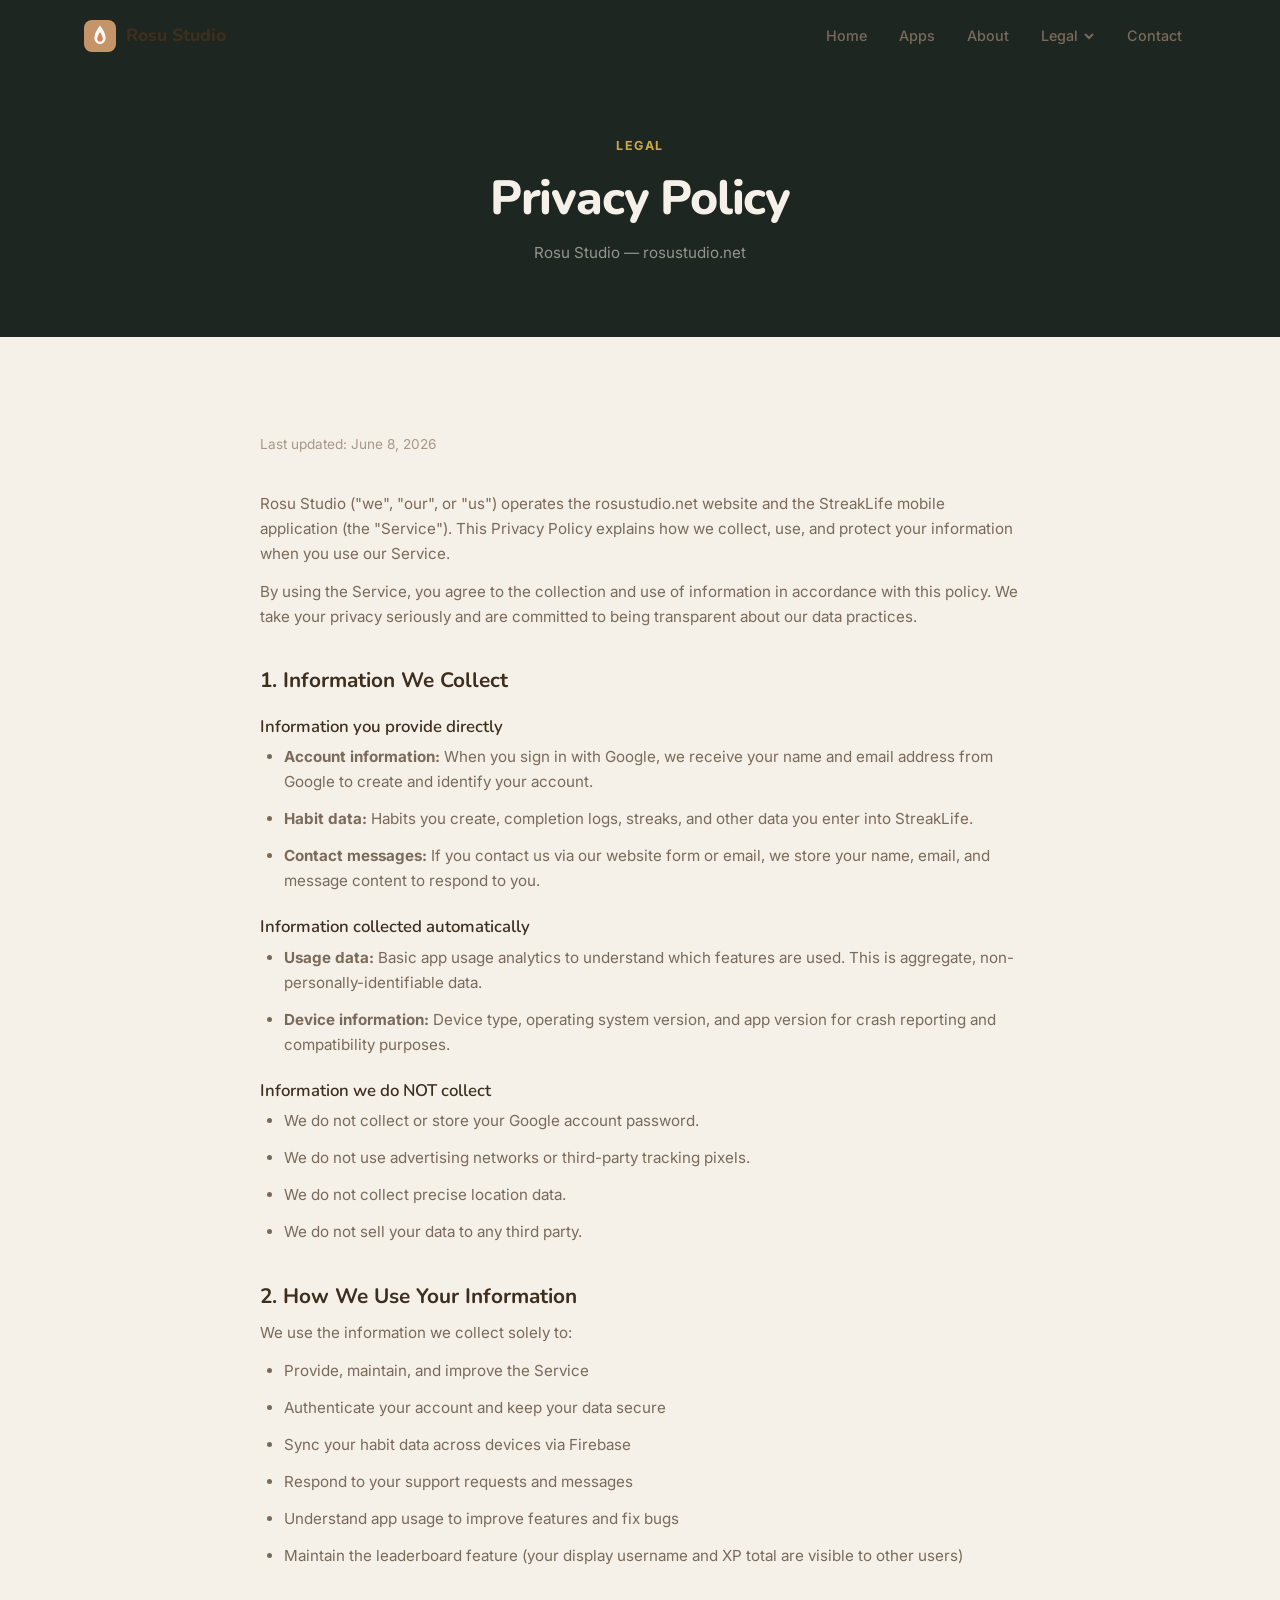
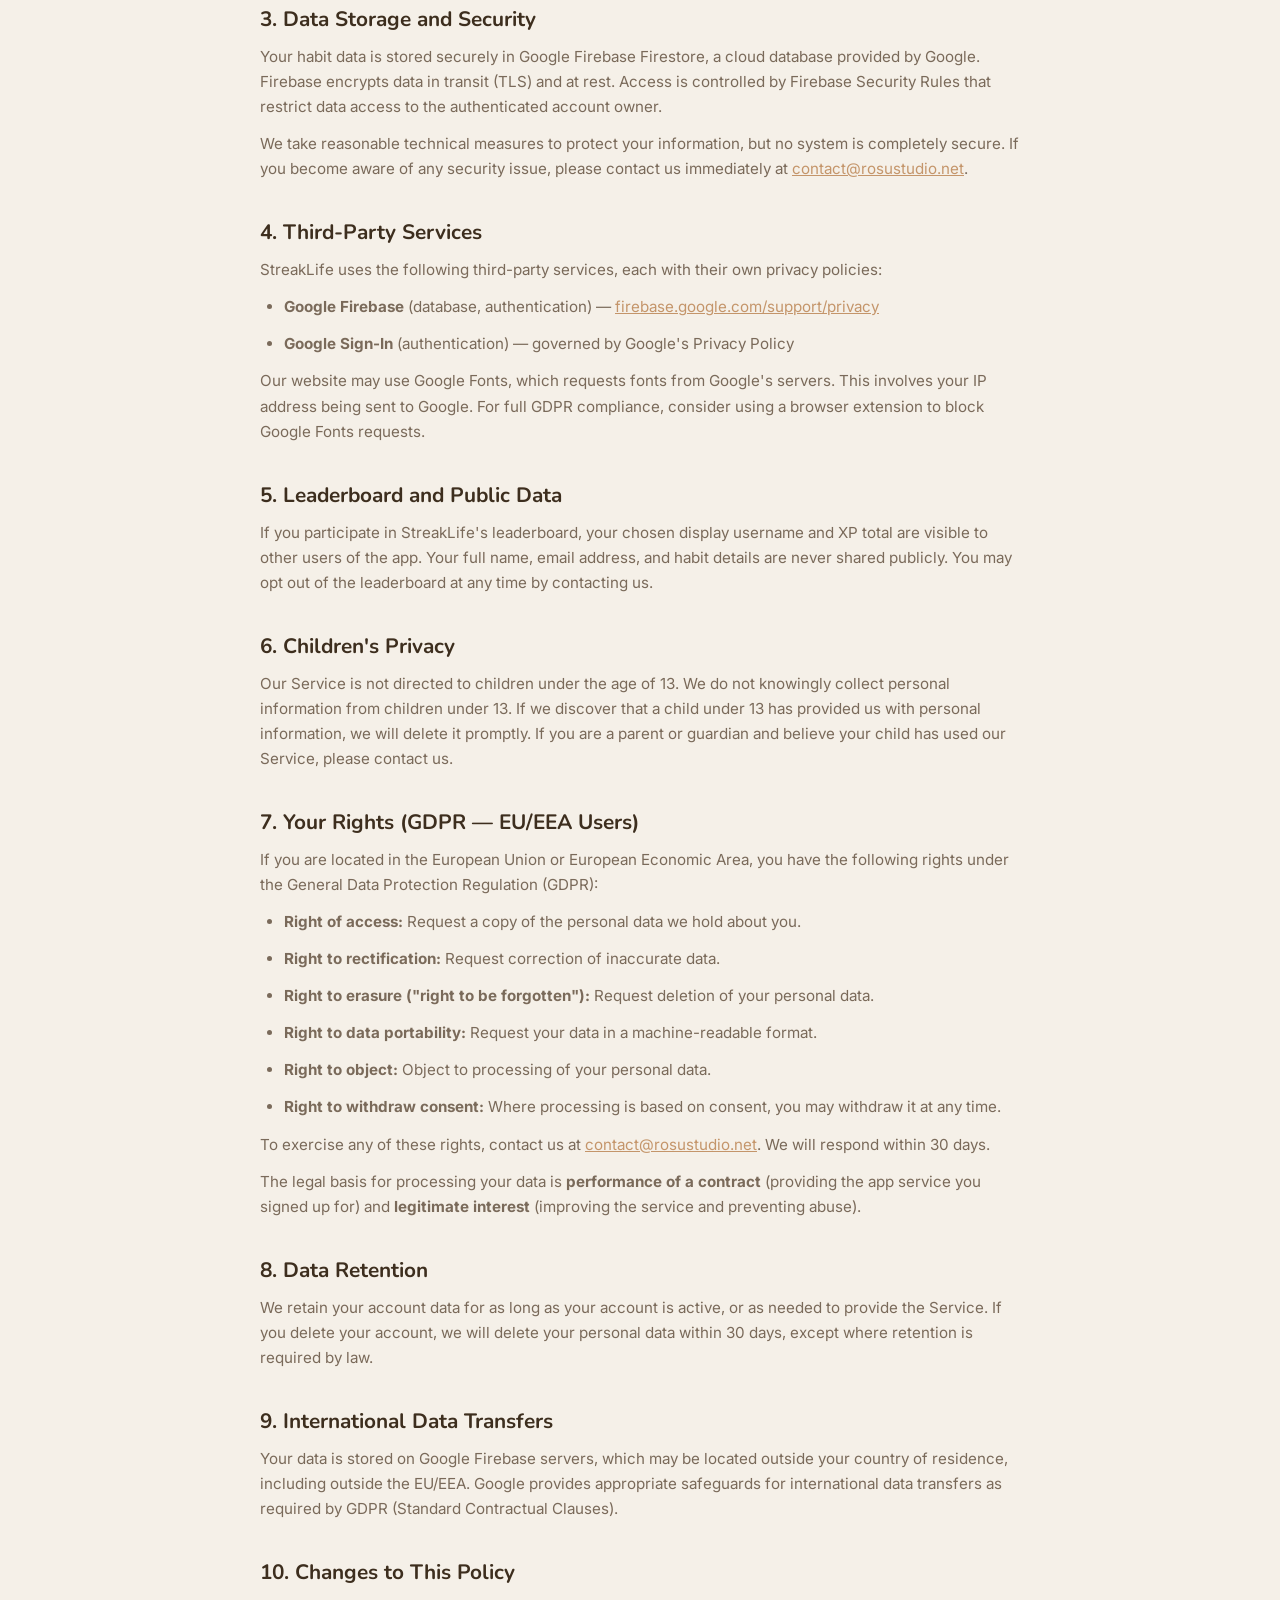
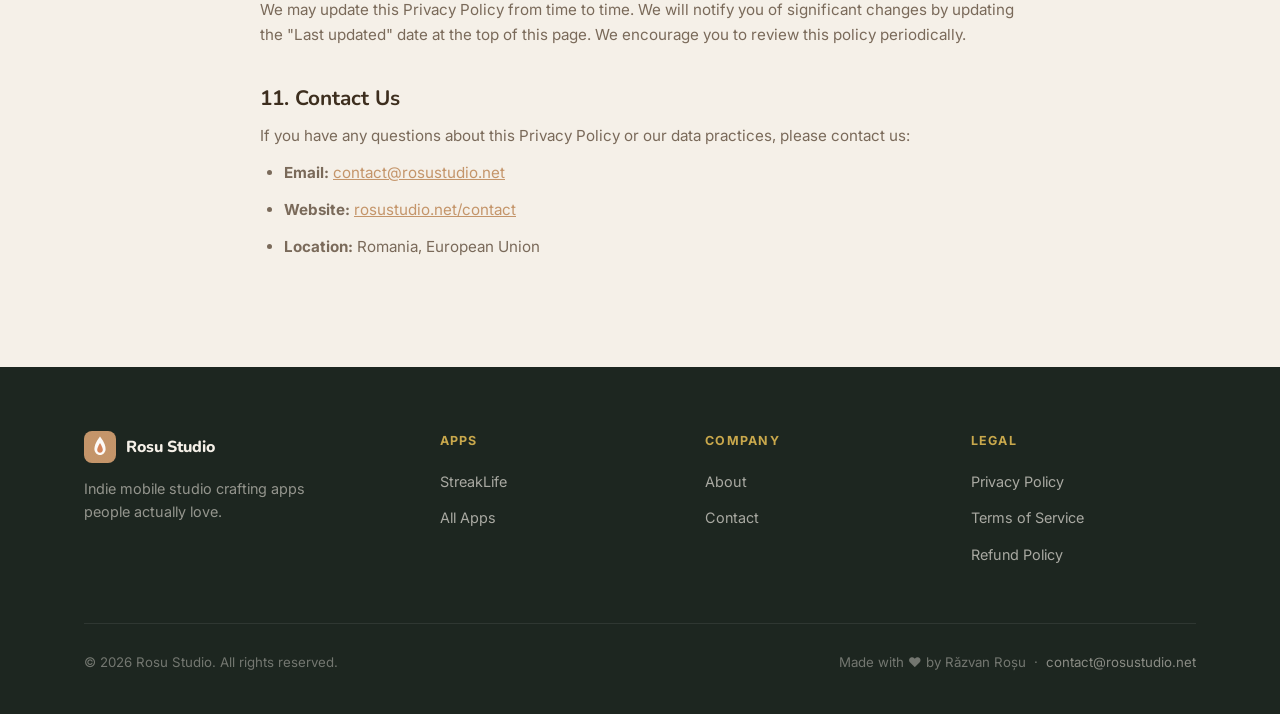
<file: privacy-policy.html>
<!DOCTYPE html>
<html lang="en">
<head>
  <meta charset="UTF-8">
  <meta name="viewport" content="width=device-width, initial-scale=1.0">
  <meta name="google-site-verification" content="tO8devQjAhPxuHpoqpSf0YH9aqlecBzkyjVMnAezQ7E" />
  <title>Privacy Policy — Rosu Studio</title>
  <meta name="description" content="Privacy Policy for Rosu Studio apps including StreakLife. We take your privacy seriously.">
  <link rel="canonical" href="https://rosustudio.net/privacy-policy.html">
  <link rel="stylesheet" href="styles.css">
</head>
<body>

  <!-- NAV -->
  <nav class="nav nav--light" id="main-nav">
    <div class="nav__inner">
      <a href="index.html" class="nav__logo">
        <svg class="logo-icon" viewBox="0 0 40 40" fill="none"><rect width="40" height="40" rx="10" fill="url(#ppLg)"/><path d="M20 7C20 7 13 15.5 13 22.5C13 26.6 16.1 30 20 30C23.9 30 27 26.6 27 22.5C27 15.5 20 7 20 7Z" fill="white" opacity="0.95"/><path d="M20 15C20 15 16.5 20.5 16.5 23.8C16.5 25.7 18.1 27.2 20 27.2C21.9 27.2 23.5 25.7 23.5 23.8C23.5 20.5 20 15 20 15Z" fill="#D4845A"/><defs><linearGradient id="ppLg" x1="0" y1="0" x2="40" y2="40"><stop stop-color="#C4956A"/><stop offset="1" stop-color="#D4845A"/></linearGradient></defs></svg>
        Rosu Studio
      </a>
      <ul class="nav__links">
        <li><a href="index.html">Home</a></li>
        <li><a href="apps.html">Apps</a></li>
        <li><a href="about.html">About</a></li>
        <li class="nav__dropdown-wrap">
          <button class="nav__dropdown-toggle">Legal <svg viewBox="0 0 12 12" fill="none" stroke="currentColor" stroke-width="2"><path d="M2 4l4 4 4-4"/></svg></button>
          <ul class="nav__dropdown">
            <li><a href="privacy-policy.html"><span class="dd-icon">🔒</span> Privacy Policy</a></li>
            <li><a href="terms.html"><span class="dd-icon">📄</span> Terms of Service</a></li>
            <li><a href="refund-policy.html"><span class="dd-icon">↩️</span> Refund Policy</a></li>
          </ul>
        </li>
        <li><a href="contact.html">Contact</a></li>
      </ul>
      <button class="nav__hamburger" aria-label="Toggle menu"><span></span><span></span><span></span></button>
    </div>
    <div class="nav__mobile">
      <a href="index.html">Home</a><a href="apps.html">Apps</a><a href="about.html">About</a>
      <span class="nav__mobile-dropdown-toggle">Legal ▾</span>
      <div class="nav__mobile-dropdown-content" style="display:none;">
        <a href="privacy-policy.html">Privacy Policy</a>
        <a href="terms.html">Terms of Service</a>
        <a href="refund-policy.html">Refund Policy</a>
      </div>
      <a href="contact.html">Contact</a>
    </div>
  </nav>

  <main>
    <section class="page-hero">
      <div class="container">
        <p class="eyebrow">Legal</p>
        <h1 class="display-lg" style="margin-top:10px; margin-bottom:14px;">Privacy Policy</h1>
        <p style="color:rgba(245,240,232,0.55); font-size:0.95rem;">Rosu Studio — rosustudio.net</p>
      </div>
    </section>

    <section class="section">
      <div class="container">
        <div class="legal-content">
          <p class="legal-date">Last updated: June 8, 2026</p>

          <p>Rosu Studio ("we", "our", or "us") operates the rosustudio.net website and the StreakLife mobile application (the "Service"). This Privacy Policy explains how we collect, use, and protect your information when you use our Service.</p>

          <p>By using the Service, you agree to the collection and use of information in accordance with this policy. We take your privacy seriously and are committed to being transparent about our data practices.</p>

          <h2>1. Information We Collect</h2>

          <h3>Information you provide directly</h3>
          <ul>
            <li><strong>Account information:</strong> When you sign in with Google, we receive your name and email address from Google to create and identify your account.</li>
            <li><strong>Habit data:</strong> Habits you create, completion logs, streaks, and other data you enter into StreakLife.</li>
            <li><strong>Contact messages:</strong> If you contact us via our website form or email, we store your name, email, and message content to respond to you.</li>
          </ul>

          <h3>Information collected automatically</h3>
          <ul>
            <li><strong>Usage data:</strong> Basic app usage analytics to understand which features are used. This is aggregate, non-personally-identifiable data.</li>
            <li><strong>Device information:</strong> Device type, operating system version, and app version for crash reporting and compatibility purposes.</li>
          </ul>

          <h3>Information we do NOT collect</h3>
          <ul>
            <li>We do not collect or store your Google account password.</li>
            <li>We do not use advertising networks or third-party tracking pixels.</li>
            <li>We do not collect precise location data.</li>
            <li>We do not sell your data to any third party.</li>
          </ul>

          <h2>2. How We Use Your Information</h2>

          <p>We use the information we collect solely to:</p>
          <ul>
            <li>Provide, maintain, and improve the Service</li>
            <li>Authenticate your account and keep your data secure</li>
            <li>Sync your habit data across devices via Firebase</li>
            <li>Respond to your support requests and messages</li>
            <li>Understand app usage to improve features and fix bugs</li>
            <li>Maintain the leaderboard feature (your display username and XP total are visible to other users)</li>
          </ul>

          <h2>3. Data Storage and Security</h2>

          <p>Your habit data is stored securely in Google Firebase Firestore, a cloud database provided by Google. Firebase encrypts data in transit (TLS) and at rest. Access is controlled by Firebase Security Rules that restrict data access to the authenticated account owner.</p>

          <p>We take reasonable technical measures to protect your information, but no system is completely secure. If you become aware of any security issue, please contact us immediately at <a href="mailto:contact@rosustudio.net">contact@rosustudio.net</a>.</p>

          <h2>4. Third-Party Services</h2>

          <p>StreakLife uses the following third-party services, each with their own privacy policies:</p>
          <ul>
            <li><strong>Google Firebase</strong> (database, authentication) — <a href="https://firebase.google.com/support/privacy" target="_blank" rel="noopener">firebase.google.com/support/privacy</a></li>
            <li><strong>Google Sign-In</strong> (authentication) — governed by Google's Privacy Policy</li>
          </ul>

          <p>Our website may use Google Fonts, which requests fonts from Google's servers. This involves your IP address being sent to Google. For full GDPR compliance, consider using a browser extension to block Google Fonts requests.</p>

          <h2>5. Leaderboard and Public Data</h2>

          <p>If you participate in StreakLife's leaderboard, your chosen display username and XP total are visible to other users of the app. Your full name, email address, and habit details are never shared publicly. You may opt out of the leaderboard at any time by contacting us.</p>

          <h2>6. Children's Privacy</h2>

          <p>Our Service is not directed to children under the age of 13. We do not knowingly collect personal information from children under 13. If we discover that a child under 13 has provided us with personal information, we will delete it promptly. If you are a parent or guardian and believe your child has used our Service, please contact us.</p>

          <h2>7. Your Rights (GDPR — EU/EEA Users)</h2>

          <p>If you are located in the European Union or European Economic Area, you have the following rights under the General Data Protection Regulation (GDPR):</p>
          <ul>
            <li><strong>Right of access:</strong> Request a copy of the personal data we hold about you.</li>
            <li><strong>Right to rectification:</strong> Request correction of inaccurate data.</li>
            <li><strong>Right to erasure ("right to be forgotten"):</strong> Request deletion of your personal data.</li>
            <li><strong>Right to data portability:</strong> Request your data in a machine-readable format.</li>
            <li><strong>Right to object:</strong> Object to processing of your personal data.</li>
            <li><strong>Right to withdraw consent:</strong> Where processing is based on consent, you may withdraw it at any time.</li>
          </ul>

          <p>To exercise any of these rights, contact us at <a href="mailto:contact@rosustudio.net">contact@rosustudio.net</a>. We will respond within 30 days.</p>

          <p>The legal basis for processing your data is <strong>performance of a contract</strong> (providing the app service you signed up for) and <strong>legitimate interest</strong> (improving the service and preventing abuse).</p>

          <h2>8. Data Retention</h2>

          <p>We retain your account data for as long as your account is active, or as needed to provide the Service. If you delete your account, we will delete your personal data within 30 days, except where retention is required by law.</p>

          <h2>9. International Data Transfers</h2>

          <p>Your data is stored on Google Firebase servers, which may be located outside your country of residence, including outside the EU/EEA. Google provides appropriate safeguards for international data transfers as required by GDPR (Standard Contractual Clauses).</p>

          <h2>10. Changes to This Policy</h2>

          <p>We may update this Privacy Policy from time to time. We will notify you of significant changes by updating the "Last updated" date at the top of this page. We encourage you to review this policy periodically.</p>

          <h2>11. Contact Us</h2>

          <p>If you have any questions about this Privacy Policy or our data practices, please contact us:</p>
          <ul>
            <li><strong>Email:</strong> <a href="mailto:contact@rosustudio.net">contact@rosustudio.net</a></li>
            <li><strong>Website:</strong> <a href="contact.html">rosustudio.net/contact</a></li>
            <li><strong>Location:</strong> Romania, European Union</li>
          </ul>
        </div>
      </div>
    </section>
  </main>

  <!-- FOOTER -->
  <footer class="footer">
    <div class="container">
      <div class="footer__grid">
        <div class="footer__brand">
          <a href="index.html" class="nav__logo" style="color:#F5F0E8;">
            <svg class="logo-icon" viewBox="0 0 40 40" fill="none"><rect width="40" height="40" rx="10" fill="url(#ppFlg)"/><path d="M20 7C20 7 13 15.5 13 22.5C13 26.6 16.1 30 20 30C23.9 30 27 26.6 27 22.5C27 15.5 20 7 20 7Z" fill="white" opacity="0.95"/><path d="M20 15C20 15 16.5 20.5 16.5 23.8C16.5 25.7 18.1 27.2 20 27.2C21.9 27.2 23.5 25.7 23.5 23.8C23.5 20.5 20 15 20 15Z" fill="#D4845A"/><defs><linearGradient id="ppFlg" x1="0" y1="0" x2="40" y2="40"><stop stop-color="#C4956A"/><stop offset="1" stop-color="#D4845A"/></linearGradient></defs></svg>
            Rosu Studio
          </a>
          <p class="footer__tagline">Indie mobile studio crafting apps people actually love.</p>
        </div>
        <div><div class="footer__col-title">Apps</div><ul class="footer__links"><li><a href="streaklife.html">StreakLife</a></li><li><a href="apps.html">All Apps</a></li></ul></div>
        <div><div class="footer__col-title">Company</div><ul class="footer__links"><li><a href="about.html">About</a></li><li><a href="contact.html">Contact</a></li></ul></div>
        <div><div class="footer__col-title">Legal</div><ul class="footer__links"><li><a href="privacy-policy.html">Privacy Policy</a></li><li><a href="terms.html">Terms of Service</a></li><li><a href="refund-policy.html">Refund Policy</a></li></ul></div>
      </div>
      <div class="footer__bottom">
        <span>&copy; 2026 Rosu Studio. All rights reserved.</span>
        <span>Made with ❤️ by Răzvan Roșu &nbsp;·&nbsp; <a href="mailto:contact@rosustudio.net">contact@rosustudio.net</a></span>
      </div>
    </div>
  </footer>

  <script src="script.js"></script>
</body>
</html>
</file>
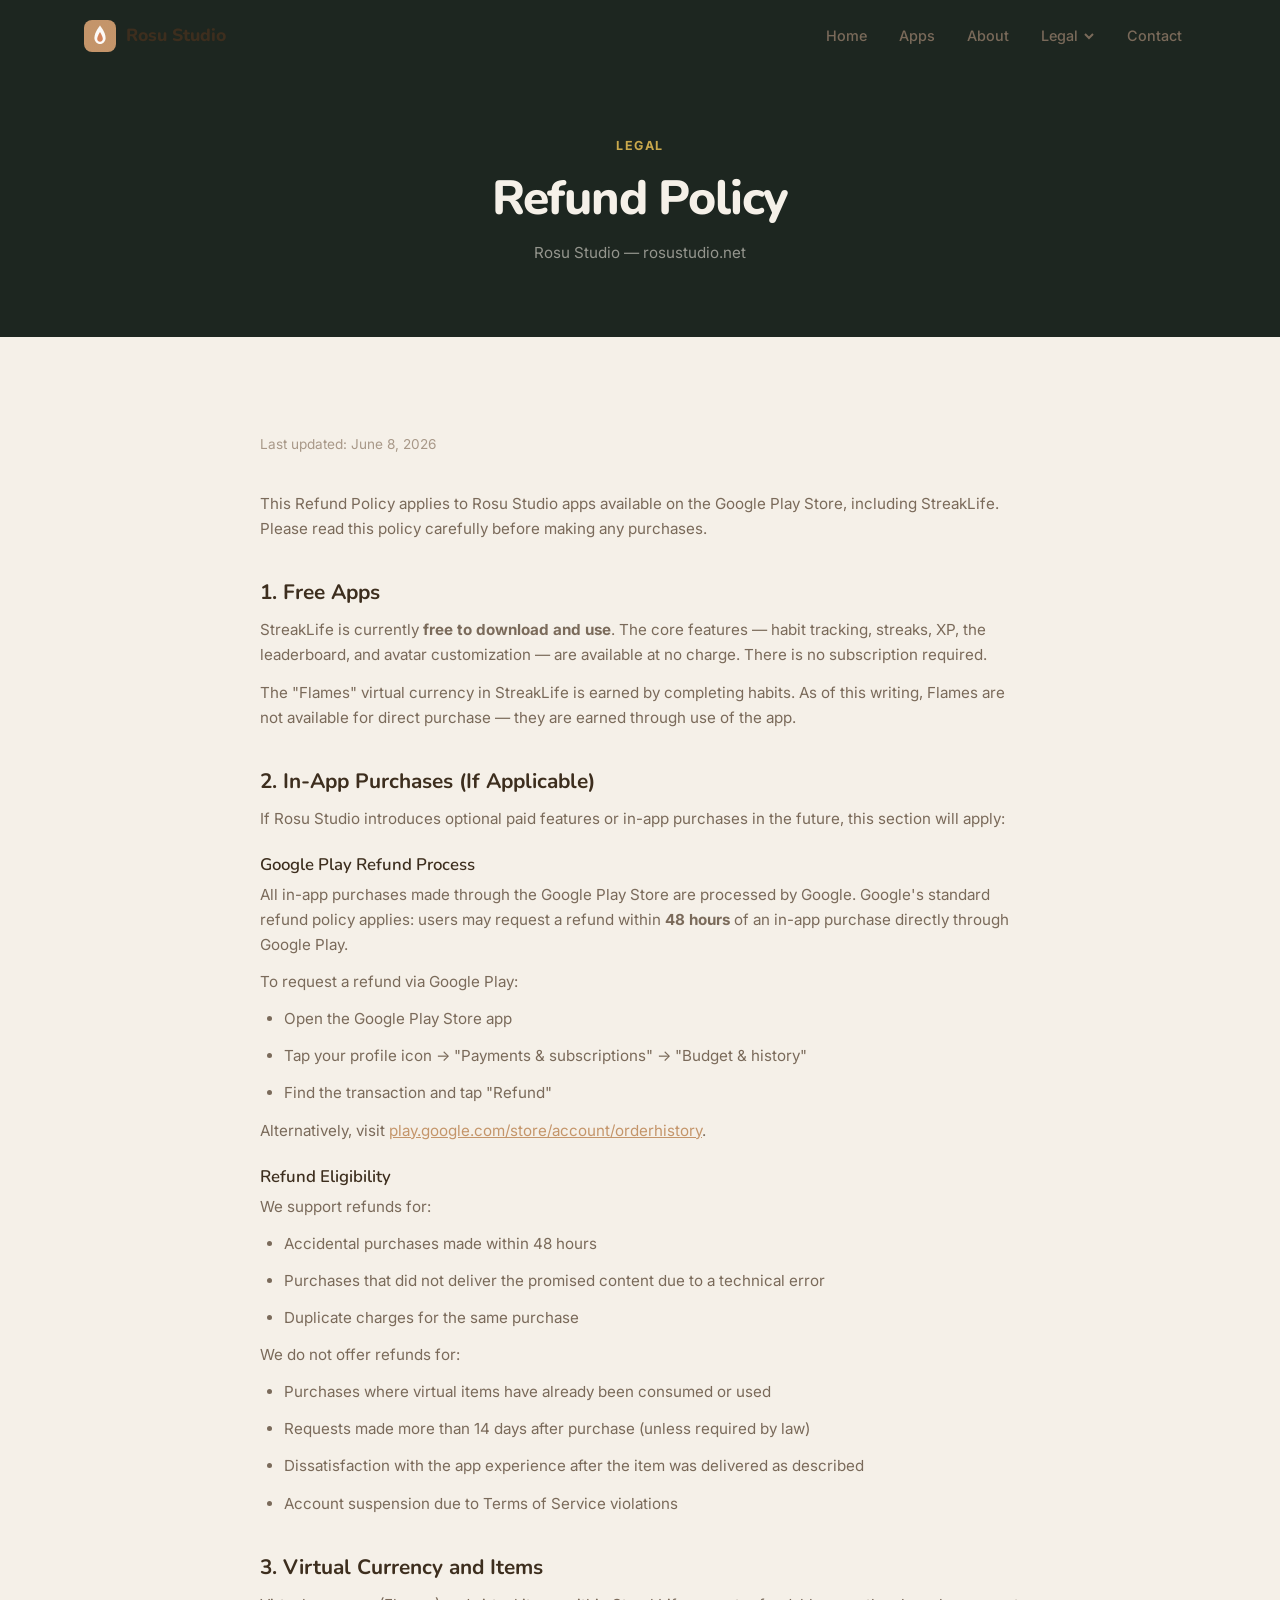
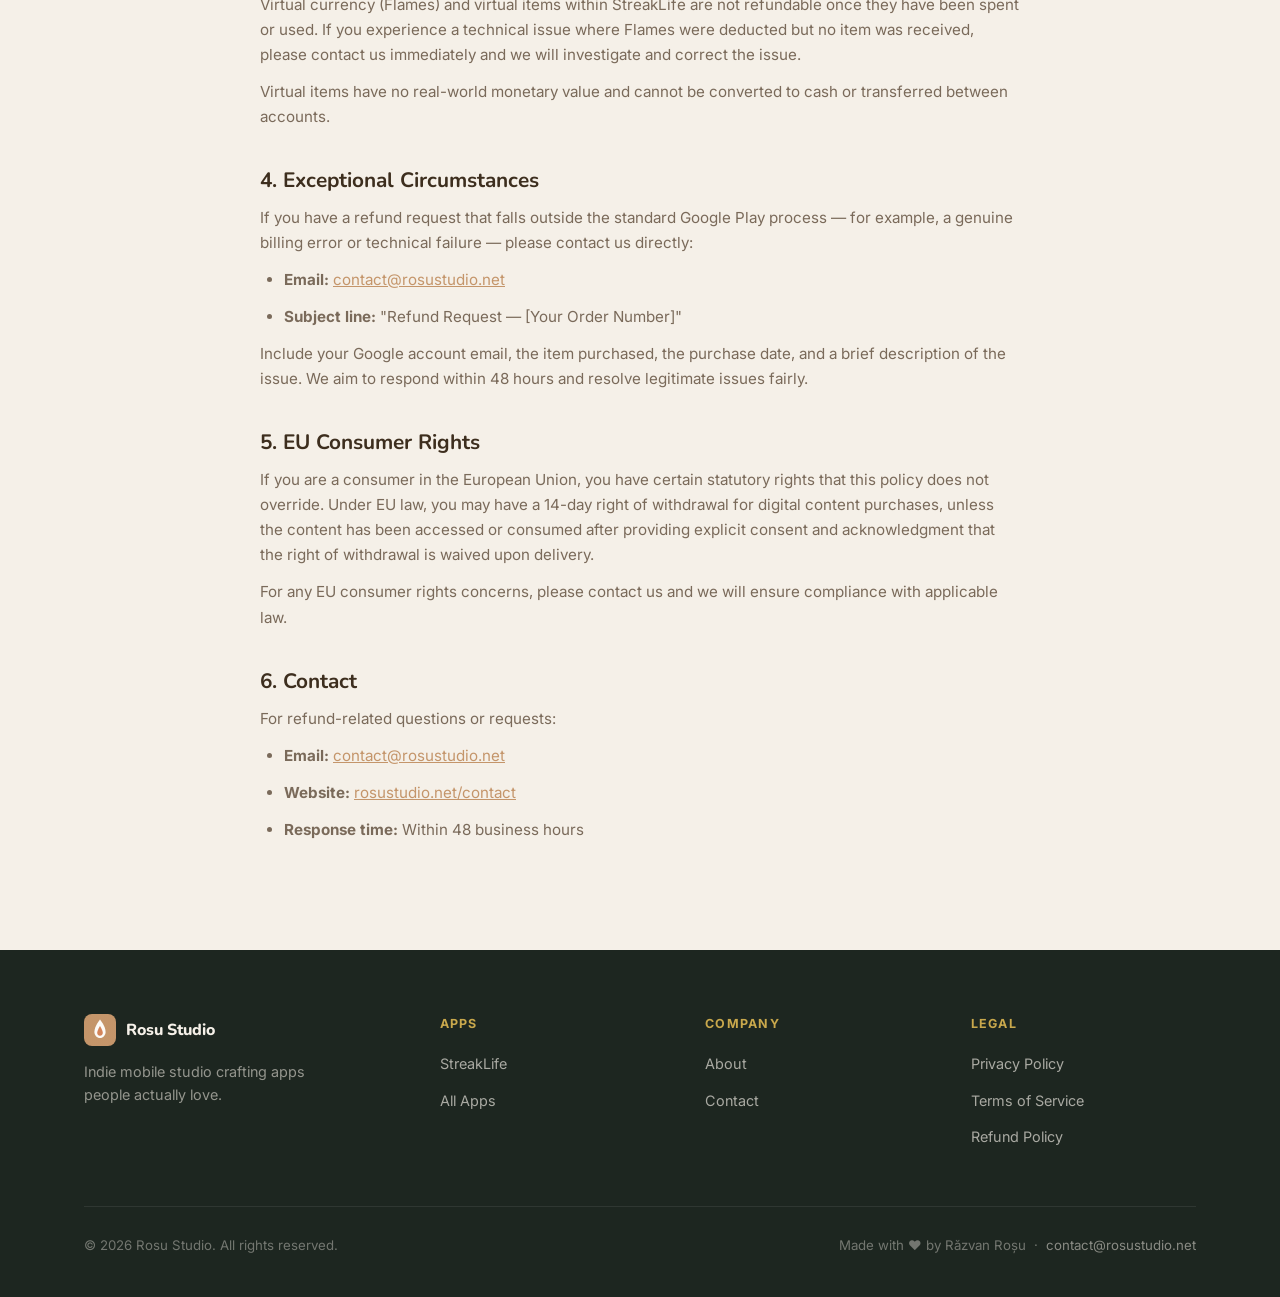
<file: refund-policy.html>
<!DOCTYPE html>
<html lang="en">
<head>
  <meta charset="UTF-8">
  <meta name="viewport" content="width=device-width, initial-scale=1.0">
  <meta name="google-site-verification" content="tO8devQjAhPxuHpoqpSf0YH9aqlecBzkyjVMnAezQ7E" />
  <title>Refund Policy — Rosu Studio</title>
  <meta name="description" content="Refund Policy for Rosu Studio apps. Learn about our refund process for in-app purchases.">
  <link rel="canonical" href="https://rosustudio.net/refund-policy.html">
  <link rel="stylesheet" href="styles.css">
</head>
<body>

  <!-- NAV -->
  <nav class="nav nav--light" id="main-nav">
    <div class="nav__inner">
      <a href="index.html" class="nav__logo">
        <svg class="logo-icon" viewBox="0 0 40 40" fill="none"><rect width="40" height="40" rx="10" fill="url(#rLg)"/><path d="M20 7C20 7 13 15.5 13 22.5C13 26.6 16.1 30 20 30C23.9 30 27 26.6 27 22.5C27 15.5 20 7 20 7Z" fill="white" opacity="0.95"/><path d="M20 15C20 15 16.5 20.5 16.5 23.8C16.5 25.7 18.1 27.2 20 27.2C21.9 27.2 23.5 25.7 23.5 23.8C23.5 20.5 20 15 20 15Z" fill="#D4845A"/><defs><linearGradient id="rLg" x1="0" y1="0" x2="40" y2="40"><stop stop-color="#C4956A"/><stop offset="1" stop-color="#D4845A"/></linearGradient></defs></svg>
        Rosu Studio
      </a>
      <ul class="nav__links">
        <li><a href="index.html">Home</a></li>
        <li><a href="apps.html">Apps</a></li>
        <li><a href="about.html">About</a></li>
        <li class="nav__dropdown-wrap">
          <button class="nav__dropdown-toggle">Legal <svg viewBox="0 0 12 12" fill="none" stroke="currentColor" stroke-width="2"><path d="M2 4l4 4 4-4"/></svg></button>
          <ul class="nav__dropdown">
            <li><a href="privacy-policy.html"><span class="dd-icon">🔒</span> Privacy Policy</a></li>
            <li><a href="terms.html"><span class="dd-icon">📄</span> Terms of Service</a></li>
            <li><a href="refund-policy.html"><span class="dd-icon">↩️</span> Refund Policy</a></li>
          </ul>
        </li>
        <li><a href="contact.html">Contact</a></li>
      </ul>
      <button class="nav__hamburger" aria-label="Toggle menu"><span></span><span></span><span></span></button>
    </div>
    <div class="nav__mobile">
      <a href="index.html">Home</a><a href="apps.html">Apps</a><a href="about.html">About</a>
      <span class="nav__mobile-dropdown-toggle">Legal ▾</span>
      <div class="nav__mobile-dropdown-content" style="display:none;">
        <a href="privacy-policy.html">Privacy Policy</a>
        <a href="terms.html">Terms of Service</a>
        <a href="refund-policy.html">Refund Policy</a>
      </div>
      <a href="contact.html">Contact</a>
    </div>
  </nav>

  <main>
    <section class="page-hero">
      <div class="container">
        <p class="eyebrow">Legal</p>
        <h1 class="display-lg" style="margin-top:10px; margin-bottom:14px;">Refund Policy</h1>
        <p style="color:rgba(245,240,232,0.55); font-size:0.95rem;">Rosu Studio — rosustudio.net</p>
      </div>
    </section>

    <section class="section">
      <div class="container">
        <div class="legal-content">
          <p class="legal-date">Last updated: June 8, 2026</p>

          <p>This Refund Policy applies to Rosu Studio apps available on the Google Play Store, including StreakLife. Please read this policy carefully before making any purchases.</p>

          <h2>1. Free Apps</h2>

          <p>StreakLife is currently <strong>free to download and use</strong>. The core features — habit tracking, streaks, XP, the leaderboard, and avatar customization — are available at no charge. There is no subscription required.</p>

          <p>The "Flames" virtual currency in StreakLife is earned by completing habits. As of this writing, Flames are not available for direct purchase — they are earned through use of the app.</p>

          <h2>2. In-App Purchases (If Applicable)</h2>

          <p>If Rosu Studio introduces optional paid features or in-app purchases in the future, this section will apply:</p>

          <h3>Google Play Refund Process</h3>
          <p>All in-app purchases made through the Google Play Store are processed by Google. Google's standard refund policy applies: users may request a refund within <strong>48 hours</strong> of an in-app purchase directly through Google Play.</p>

          <p>To request a refund via Google Play:</p>
          <ul>
            <li>Open the Google Play Store app</li>
            <li>Tap your profile icon → "Payments & subscriptions" → "Budget & history"</li>
            <li>Find the transaction and tap "Refund"</li>
          </ul>

          <p>Alternatively, visit <a href="https://play.google.com/store/account/orderhistory" target="_blank" rel="noopener">play.google.com/store/account/orderhistory</a>.</p>

          <h3>Refund Eligibility</h3>
          <p>We support refunds for:</p>
          <ul>
            <li>Accidental purchases made within 48 hours</li>
            <li>Purchases that did not deliver the promised content due to a technical error</li>
            <li>Duplicate charges for the same purchase</li>
          </ul>

          <p>We do not offer refunds for:</p>
          <ul>
            <li>Purchases where virtual items have already been consumed or used</li>
            <li>Requests made more than 14 days after purchase (unless required by law)</li>
            <li>Dissatisfaction with the app experience after the item was delivered as described</li>
            <li>Account suspension due to Terms of Service violations</li>
          </ul>

          <h2>3. Virtual Currency and Items</h2>

          <p>Virtual currency (Flames) and virtual items within StreakLife are not refundable once they have been spent or used. If you experience a technical issue where Flames were deducted but no item was received, please contact us immediately and we will investigate and correct the issue.</p>

          <p>Virtual items have no real-world monetary value and cannot be converted to cash or transferred between accounts.</p>

          <h2>4. Exceptional Circumstances</h2>

          <p>If you have a refund request that falls outside the standard Google Play process — for example, a genuine billing error or technical failure — please contact us directly:</p>

          <ul>
            <li><strong>Email:</strong> <a href="mailto:contact@rosustudio.net">contact@rosustudio.net</a></li>
            <li><strong>Subject line:</strong> "Refund Request — [Your Order Number]"</li>
          </ul>

          <p>Include your Google account email, the item purchased, the purchase date, and a brief description of the issue. We aim to respond within 48 hours and resolve legitimate issues fairly.</p>

          <h2>5. EU Consumer Rights</h2>

          <p>If you are a consumer in the European Union, you have certain statutory rights that this policy does not override. Under EU law, you may have a 14-day right of withdrawal for digital content purchases, unless the content has been accessed or consumed after providing explicit consent and acknowledgment that the right of withdrawal is waived upon delivery.</p>

          <p>For any EU consumer rights concerns, please contact us and we will ensure compliance with applicable law.</p>

          <h2>6. Contact</h2>

          <p>For refund-related questions or requests:</p>
          <ul>
            <li><strong>Email:</strong> <a href="mailto:contact@rosustudio.net">contact@rosustudio.net</a></li>
            <li><strong>Website:</strong> <a href="contact.html">rosustudio.net/contact</a></li>
            <li><strong>Response time:</strong> Within 48 business hours</li>
          </ul>
        </div>
      </div>
    </section>
  </main>

  <!-- FOOTER -->
  <footer class="footer">
    <div class="container">
      <div class="footer__grid">
        <div class="footer__brand">
          <a href="index.html" class="nav__logo" style="color:#F5F0E8;">
            <svg class="logo-icon" viewBox="0 0 40 40" fill="none"><rect width="40" height="40" rx="10" fill="url(#rFlg)"/><path d="M20 7C20 7 13 15.5 13 22.5C13 26.6 16.1 30 20 30C23.9 30 27 26.6 27 22.5C27 15.5 20 7 20 7Z" fill="white" opacity="0.95"/><path d="M20 15C20 15 16.5 20.5 16.5 23.8C16.5 25.7 18.1 27.2 20 27.2C21.9 27.2 23.5 25.7 23.5 23.8C23.5 20.5 20 15 20 15Z" fill="#D4845A"/><defs><linearGradient id="rFlg" x1="0" y1="0" x2="40" y2="40"><stop stop-color="#C4956A"/><stop offset="1" stop-color="#D4845A"/></linearGradient></defs></svg>
            Rosu Studio
          </a>
          <p class="footer__tagline">Indie mobile studio crafting apps people actually love.</p>
        </div>
        <div><div class="footer__col-title">Apps</div><ul class="footer__links"><li><a href="streaklife.html">StreakLife</a></li><li><a href="apps.html">All Apps</a></li></ul></div>
        <div><div class="footer__col-title">Company</div><ul class="footer__links"><li><a href="about.html">About</a></li><li><a href="contact.html">Contact</a></li></ul></div>
        <div><div class="footer__col-title">Legal</div><ul class="footer__links"><li><a href="privacy-policy.html">Privacy Policy</a></li><li><a href="terms.html">Terms of Service</a></li><li><a href="refund-policy.html">Refund Policy</a></li></ul></div>
      </div>
      <div class="footer__bottom">
        <span>&copy; 2026 Rosu Studio. All rights reserved.</span>
        <span>Made with ❤️ by Răzvan Roșu &nbsp;·&nbsp; <a href="mailto:contact@rosustudio.net">contact@rosustudio.net</a></span>
      </div>
    </div>
  </footer>

  <script src="script.js"></script>
</body>
</html>
</file>
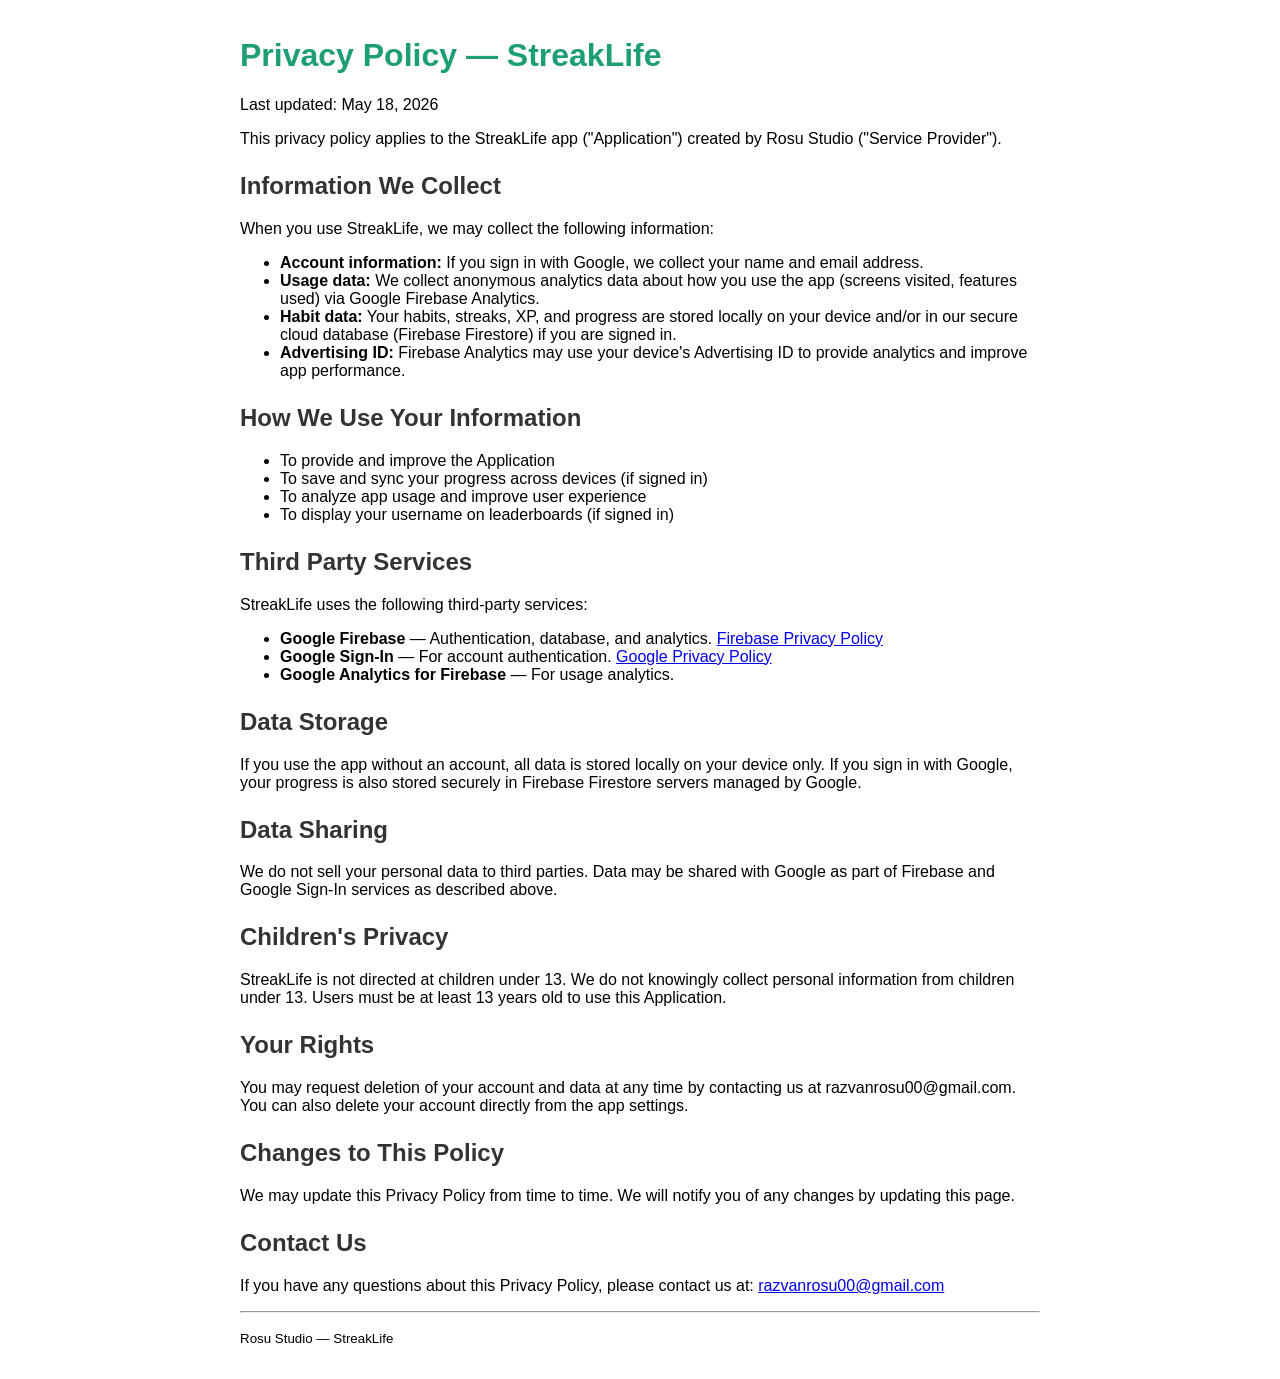
<file: streaklife-privacy.html>
<!DOCTYPE html>
<html>
<head>
  <meta charset='utf-8'>
  <meta name='viewport' content='width=device-width'>
  <title>StreakLife - Privacy Policy</title>
  <style>
    body { font-family: 'Helvetica Neue', Helvetica, Arial, sans-serif; padding: 1em; max-width: 800px; margin: 0 auto; }
    h1 { color: #1D9E75; }
    h2 { color: #333; margin-top: 24px; }
  </style>
</head>
<body>
  <h1>Privacy Policy — StreakLife</h1>
  <p>Last updated: May 18, 2026</p>
  <p>This privacy policy applies to the StreakLife app ("Application") created by Rosu Studio ("Service Provider").</p>

  <h2>Information We Collect</h2>
  <p>When you use StreakLife, we may collect the following information:</p>
  <ul>
    <li><strong>Account information:</strong> If you sign in with Google, we collect your name and email address.</li>
    <li><strong>Usage data:</strong> We collect anonymous analytics data about how you use the app (screens visited, features used) via Google Firebase Analytics.</li>
    <li><strong>Habit data:</strong> Your habits, streaks, XP, and progress are stored locally on your device and/or in our secure cloud database (Firebase Firestore) if you are signed in.</li>
    <li><strong>Advertising ID:</strong> Firebase Analytics may use your device's Advertising ID to provide analytics and improve app performance.</li>
  </ul>

  <h2>How We Use Your Information</h2>
  <ul>
    <li>To provide and improve the Application</li>
    <li>To save and sync your progress across devices (if signed in)</li>
    <li>To analyze app usage and improve user experience</li>
    <li>To display your username on leaderboards (if signed in)</li>
  </ul>

  <h2>Third Party Services</h2>
  <p>StreakLife uses the following third-party services:</p>
  <ul>
    <li><strong>Google Firebase</strong> — Authentication, database, and analytics. <a href="https://firebase.google.com/support/privacy">Firebase Privacy Policy</a></li>
    <li><strong>Google Sign-In</strong> — For account authentication. <a href="https://policies.google.com/privacy">Google Privacy Policy</a></li>
    <li><strong>Google Analytics for Firebase</strong> — For usage analytics.</li>
  </ul>

  <h2>Data Storage</h2>
  <p>If you use the app without an account, all data is stored locally on your device only. If you sign in with Google, your progress is also stored securely in Firebase Firestore servers managed by Google.</p>

  <h2>Data Sharing</h2>
  <p>We do not sell your personal data to third parties. Data may be shared with Google as part of Firebase and Google Sign-In services as described above.</p>

  <h2>Children's Privacy</h2>
  <p>StreakLife is not directed at children under 13. We do not knowingly collect personal information from children under 13. Users must be at least 13 years old to use this Application.</p>

  <h2>Your Rights</h2>
  <p>You may request deletion of your account and data at any time by contacting us at razvanrosu00@gmail.com. You can also delete your account directly from the app settings.</p>

  <h2>Changes to This Policy</h2>
  <p>We may update this Privacy Policy from time to time. We will notify you of any changes by updating this page.</p>

  <h2>Contact Us</h2>
  <p>If you have any questions about this Privacy Policy, please contact us at: <a href="mailto:razvanrosu00@gmail.com">razvanrosu00@gmail.com</a></p>

  <hr>
  <p><small>Rosu Studio — StreakLife</small></p>
</body>
</html>
</file>
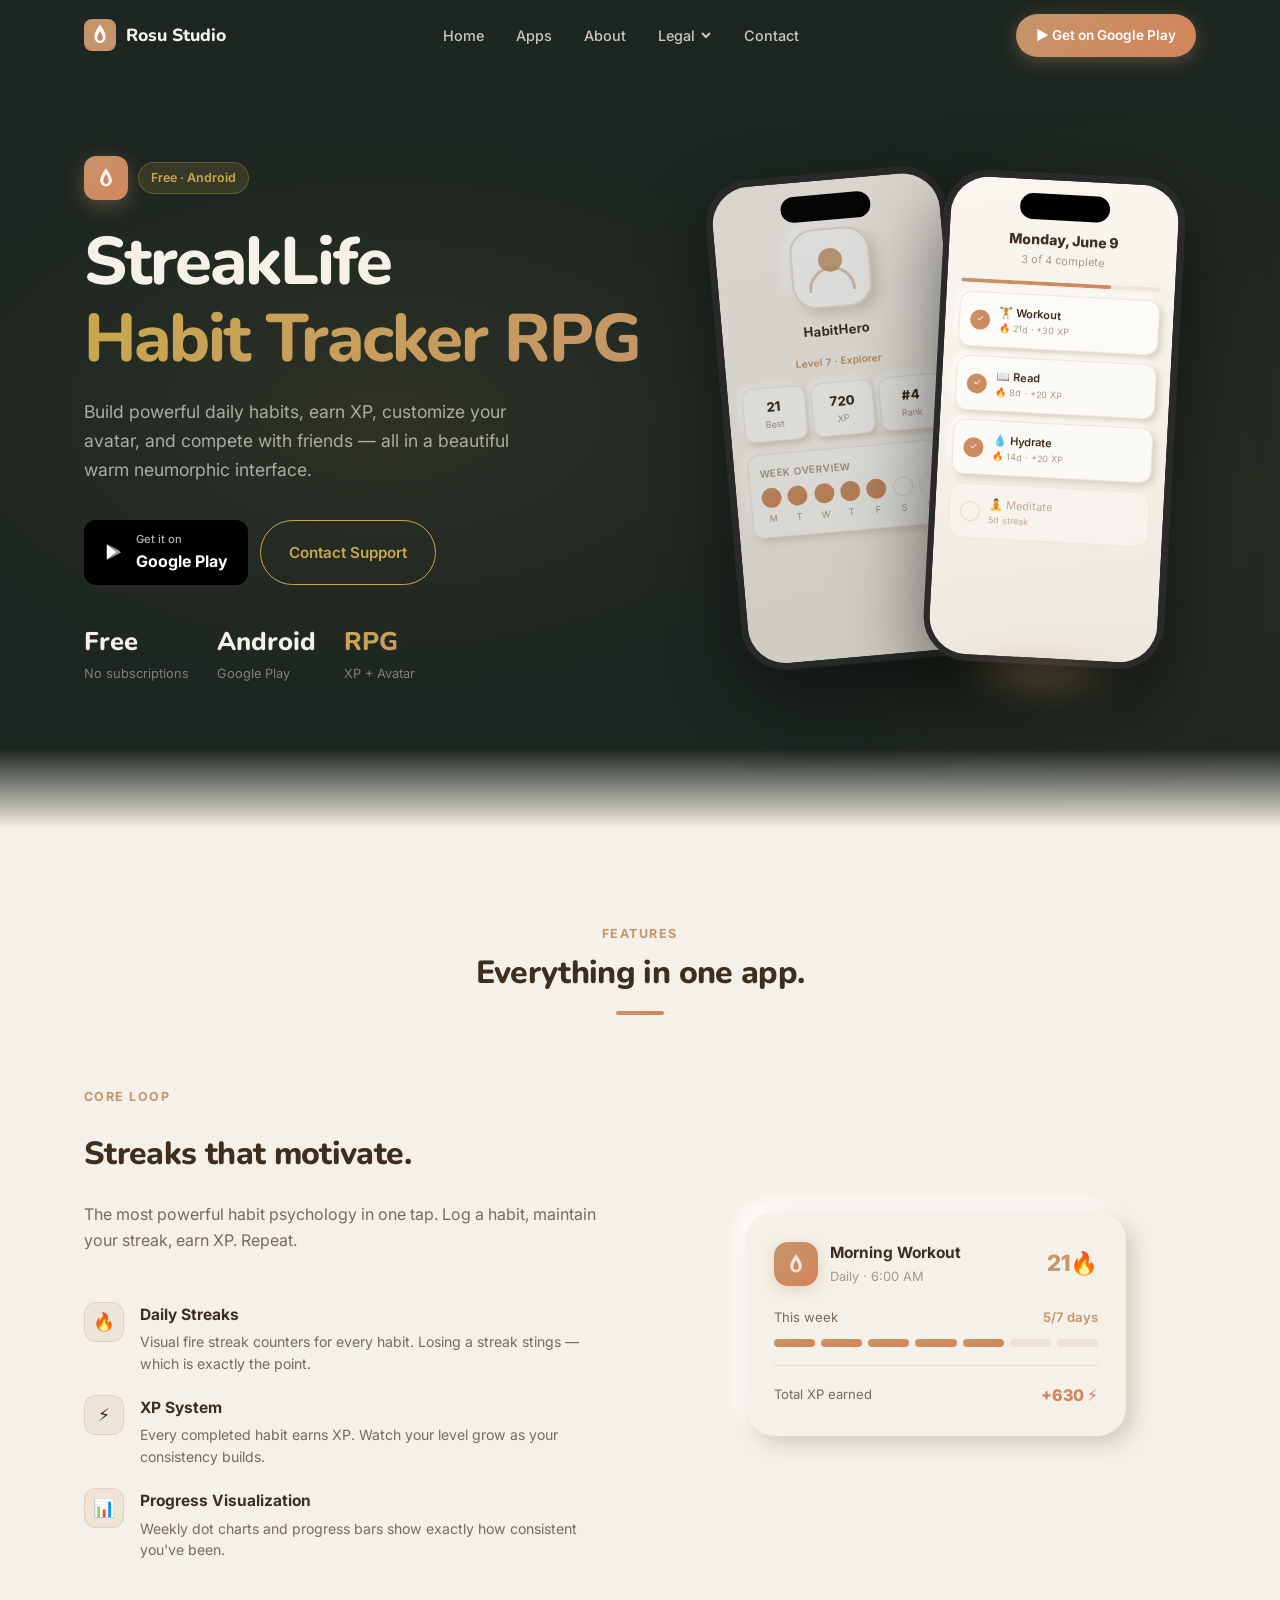
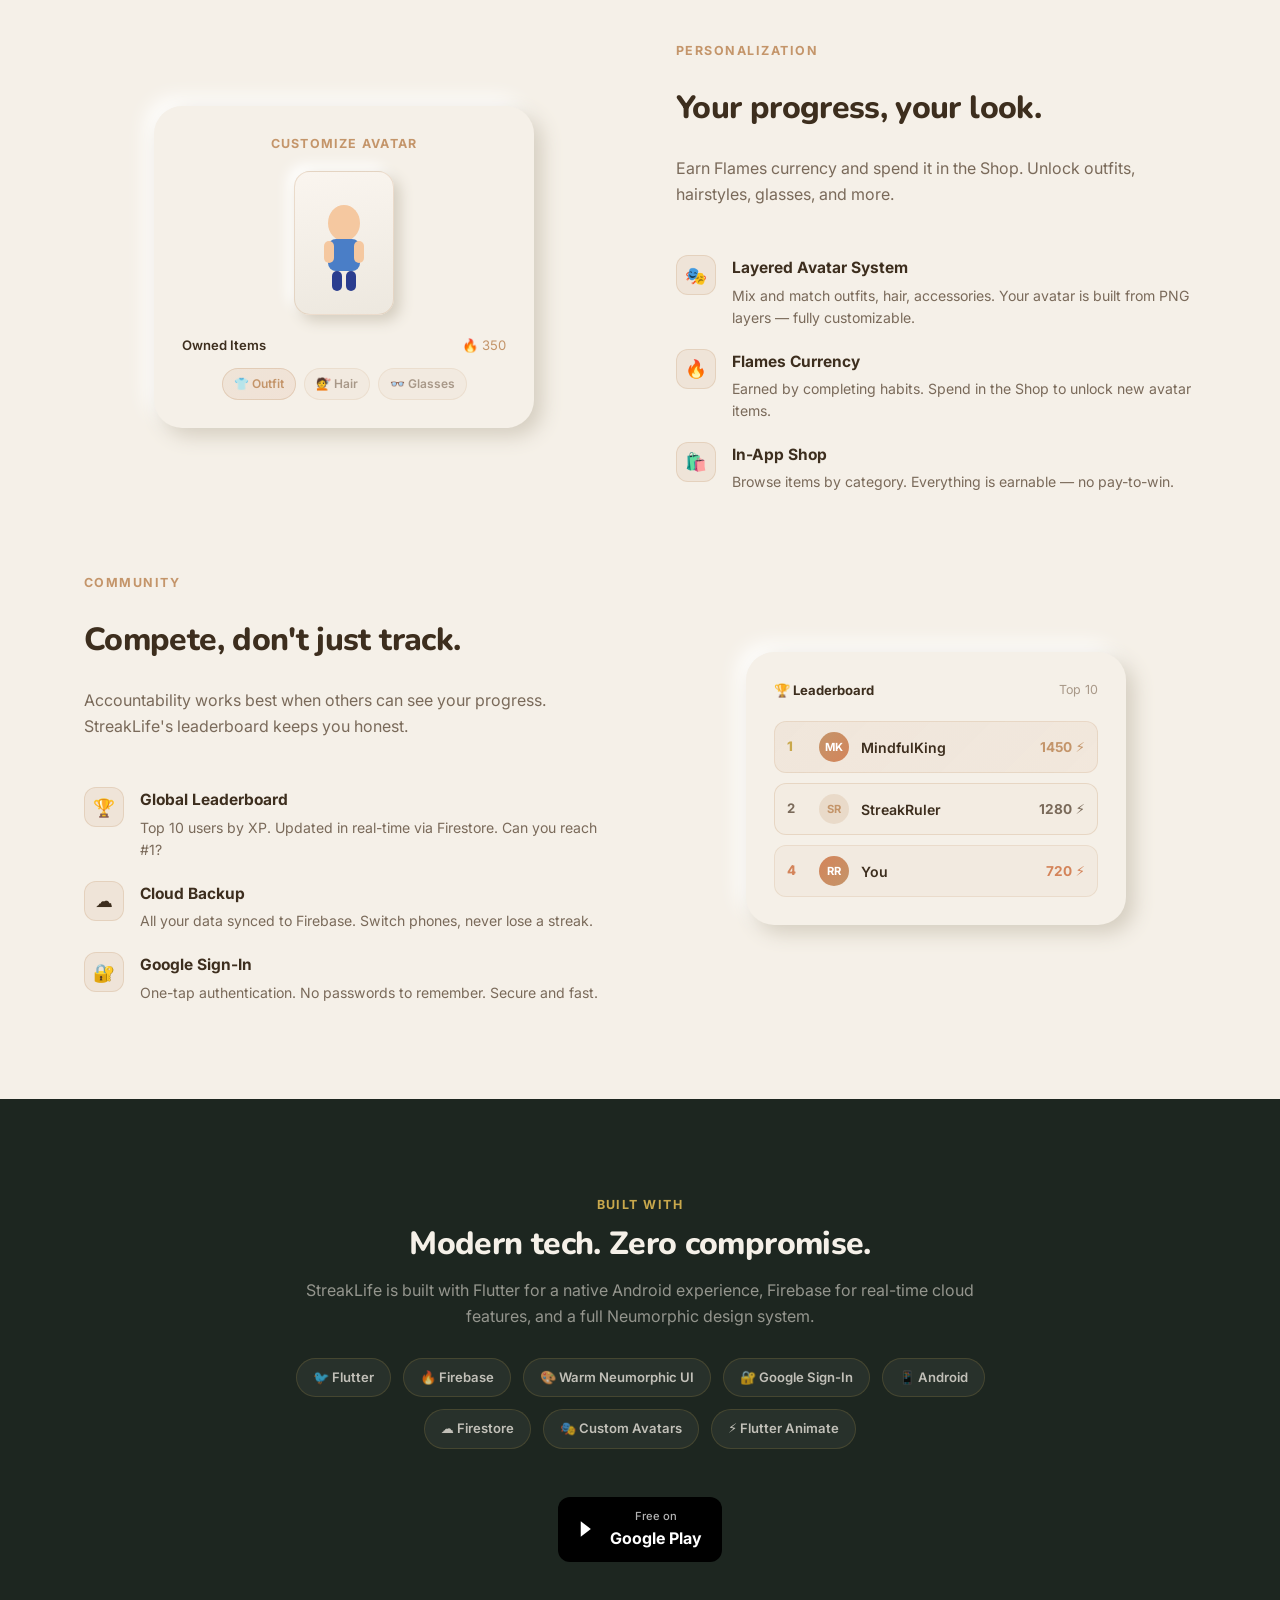
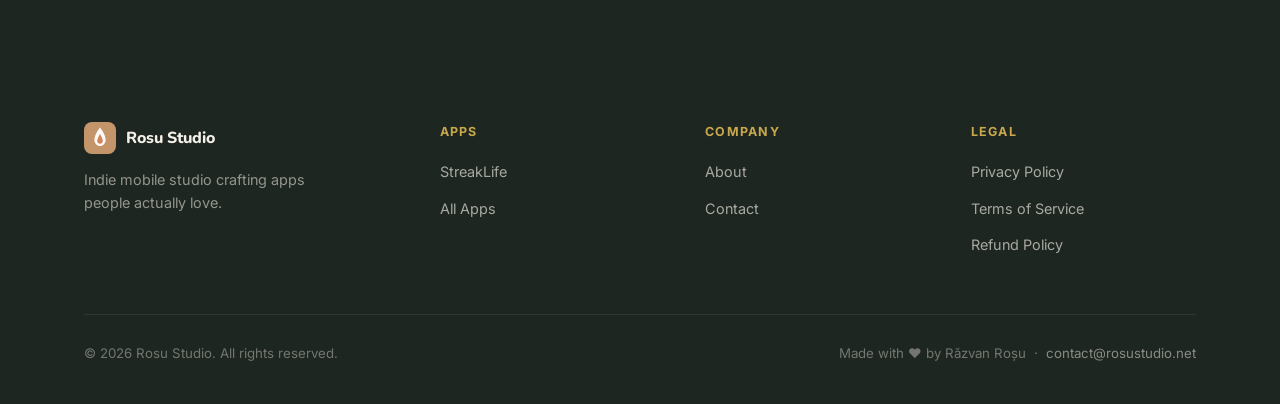
<file: streaklife.html>
<!DOCTYPE html>
<html lang="en">
<head>
  <meta charset="UTF-8">
  <meta name="viewport" content="width=device-width, initial-scale=1.0">
  <meta name="google-site-verification" content="tO8devQjAhPxuHpoqpSf0YH9aqlecBzkyjVMnAezQ7E" />
  <title>StreakLife — Habit Tracker RPG | Rosu Studio</title>
  <meta name="description" content="StreakLife is a free Android habit tracker with RPG elements. Build streaks, earn XP, customize your avatar, and compete on the leaderboard.">
  <link rel="canonical" href="https://rosustudio.net/streaklife.html">
  <meta property="og:title" content="StreakLife — Habit Tracker RPG">
  <meta property="og:description" content="Free Android habit tracker with XP, streaks, avatar customization, and leaderboard.">
  <meta property="og:url" content="https://rosustudio.net/streaklife.html">
  <meta property="og:image" content="https://rosustudio.net/og-image.png">
  <meta name="twitter:card" content="summary_large_image">
  <script type="application/ld+json">
  {"@context":"https://schema.org","@type":"MobileApplication","name":"StreakLife - Habit Tracker RPG","operatingSystem":"ANDROID","applicationCategory":"LifestyleApplication","author":{"@type":"Organization","name":"Rosu Studio"},"offers":{"@type":"Offer","price":"0","priceCurrency":"USD"},"url":"https://rosustudio.net/streaklife.html","description":"Build powerful habits through streaks, XP, and avatar customization."}
  </script>
  <link rel="stylesheet" href="styles.css">
  <style>
    /* Hero */
    .sl-hero {
      min-height: 92svh;
      background:
        radial-gradient(ellipse 70% 60% at 30% 50%, rgba(196,149,106,0.10) 0%, transparent 55%),
        radial-gradient(ellipse 50% 80% at 90% 60%, rgba(201,168,76,0.06) 0%, transparent 60%),
        var(--dark);
      display: flex;
      align-items: center;
      padding-top: var(--nav-h);
      padding-bottom: 60px;
      overflow: hidden;
      position: relative;
    }

    .sl-hero::after {
      content: '';
      position: absolute;
      bottom: -1px;
      left: 0; right: 0;
      height: 80px;
      background: linear-gradient(to bottom, transparent, var(--oat));
      pointer-events: none;
    }

    .sl-hero__inner {
      display: flex;
      align-items: center;
      gap: 60px;
    }

    .sl-hero__copy { flex: 1; max-width: 560px; }

    .sl-hero__phones {
      flex-shrink: 0;
      display: flex;
      gap: -20px;
      align-items: flex-end;
      position: relative;
    }

    .sl-hero__phones .phone:first-child {
      transform: rotate(-5deg) translateX(20px);
      z-index: 1;
      opacity: 0.85;
    }

    .sl-hero__phones .phone:last-child {
      transform: rotate(3deg) translateX(-10px);
      z-index: 2;
    }

    /* Detail sections */
    .detail-block {
      display: grid;
      grid-template-columns: 1fr 1fr;
      gap: 72px;
      align-items: center;
    }

    .detail-block--flip { direction: rtl; }
    .detail-block--flip > * { direction: ltr; }

    .feature-list-detail {
      display: flex;
      flex-direction: column;
      gap: 20px;
    }

    .feature-list-item {
      display: flex;
      align-items: flex-start;
      gap: 16px;
    }

    .fli-icon {
      width: 40px;
      height: 40px;
      border-radius: 12px;
      background: rgba(196,149,106,0.12);
      border: 1px solid rgba(196,149,106,0.25);
      display: flex;
      align-items: center;
      justify-content: center;
      font-size: 1.1rem;
      flex-shrink: 0;
    }

    .fli-title {
      font-weight: 700;
      font-size: 0.97rem;
      margin-bottom: 4px;
      color: var(--text);
    }

    .fli-desc {
      font-size: 0.88rem;
      color: var(--text-muted);
      line-height: 1.55;
    }

    /* Screenshots mockup row */
    .screenshots-row {
      display: flex;
      gap: 16px;
      justify-content: center;
      overflow: hidden;
    }

    /* Tech stack */
    .tech-grid {
      display: flex;
      flex-wrap: wrap;
      gap: 12px;
      margin-top: 28px;
    }

    .tech-pill {
      display: flex;
      align-items: center;
      gap: 8px;
      padding: 8px 16px;
      border-radius: 50px;
      font-size: 0.82rem;
      font-weight: 600;
      background: rgba(255,255,255,0.05);
      border: 1px solid var(--border-dark);
      color: rgba(245,240,232,0.75);
    }

    @media (max-width: 900px) {
      .sl-hero__inner { flex-direction: column; }
      .sl-hero__copy { max-width: 100%; text-align: center; }
      .sl-hero__phones { margin-inline: auto; }
      .detail-block { grid-template-columns: 1fr; gap: 40px; }
      .detail-block--flip { direction: ltr; }
    }

    @media (max-width: 480px) {
      .sl-hero__phones .phone:first-child { display: none; }
    }
  </style>
</head>
<body>

  <!-- NAV -->
  <nav class="nav" id="main-nav">
    <div class="nav__inner">
      <a href="index.html" class="nav__logo">
        <svg class="logo-icon" viewBox="0 0 40 40" fill="none"><rect width="40" height="40" rx="10" fill="url(#slLg)"/><path d="M20 7C20 7 13 15.5 13 22.5C13 26.6 16.1 30 20 30C23.9 30 27 26.6 27 22.5C27 15.5 20 7 20 7Z" fill="white" opacity="0.95"/><path d="M20 15C20 15 16.5 20.5 16.5 23.8C16.5 25.7 18.1 27.2 20 27.2C21.9 27.2 23.5 25.7 23.5 23.8C23.5 20.5 20 15 20 15Z" fill="#D4845A"/><defs><linearGradient id="slLg" x1="0" y1="0" x2="40" y2="40"><stop stop-color="#C4956A"/><stop offset="1" stop-color="#D4845A"/></linearGradient></defs></svg>
        Rosu Studio
      </a>
      <ul class="nav__links">
        <li><a href="index.html">Home</a></li>
        <li><a href="apps.html">Apps</a></li>
        <li><a href="about.html">About</a></li>
        <li class="nav__dropdown-wrap">
          <button class="nav__dropdown-toggle">Legal <svg viewBox="0 0 12 12" fill="none" stroke="currentColor" stroke-width="2"><path d="M2 4l4 4 4-4"/></svg></button>
          <ul class="nav__dropdown">
            <li><a href="privacy-policy.html"><span class="dd-icon">🔒</span> Privacy Policy</a></li>
            <li><a href="terms.html"><span class="dd-icon">📄</span> Terms of Service</a></li>
            <li><a href="refund-policy.html"><span class="dd-icon">↩️</span> Refund Policy</a></li>
          </ul>
        </li>
        <li><a href="contact.html">Contact</a></li>
      </ul>
      <a href="https://play.google.com/store" target="_blank" rel="noopener" class="btn btn--primary nav__cta desktop-only" style="padding:10px 20px;font-size:0.85rem;">
        ▶ Get on Google Play
      </a>
      <button class="nav__hamburger" aria-label="Toggle menu"><span></span><span></span><span></span></button>
    </div>
    <div class="nav__mobile">
      <a href="index.html">Home</a><a href="apps.html">Apps</a><a href="about.html">About</a>
      <span class="nav__mobile-dropdown-toggle">Legal ▾</span>
      <div class="nav__mobile-dropdown-content" style="display:none;">
        <a href="privacy-policy.html">Privacy Policy</a>
        <a href="terms.html">Terms of Service</a>
        <a href="refund-policy.html">Refund Policy</a>
      </div>
      <a href="contact.html">Contact</a>
    </div>
  </nav>

  <main>
    <!-- HERO -->
    <section class="sl-hero">
      <div class="container">
        <div class="sl-hero__inner">
          <div class="sl-hero__copy">
            <div style="display:flex; align-items:center; gap:10px; margin-bottom:24px;">
              <div style="width:44px;height:44px;border-radius:12px;background:linear-gradient(135deg,#C4956A,#D4845A);display:flex;align-items:center;justify-content:center;box-shadow:0 6px 20px rgba(196,149,106,0.35);">
                <svg width="26" height="26" viewBox="0 0 40 40" fill="none"><path d="M20 5C20 5 11 16 11 24C11 28.97 15.03 33 20 33C24.97 33 29 28.97 29 24C29 16 20 5 20 5Z" fill="#F5F0E8"/><path d="M20 14C20 14 16 20 16 24.5C16 26.99 17.79 29 20 29C22.21 29 24 26.99 24 24.5C24 20 20 14 20 14Z" fill="#D4845A"/></svg>
              </div>
              <span class="badge badge--gold" style="font-size:0.78rem;">Free · Android</span>
            </div>
            <h1 class="display-xl" style="color:#F5F0E8; margin-bottom:18px;">
              StreakLife<br>
              <span class="grad-text--gold">Habit Tracker RPG</span>
            </h1>
            <p style="font-size:1.1rem; color:rgba(245,240,232,0.65); line-height:1.65; max-width:460px; margin-bottom:36px;">
              Build powerful daily habits, earn XP, customize your avatar, and compete with friends — all in a beautiful warm neumorphic interface.
            </p>
            <div style="display:flex; gap:12px; flex-wrap:wrap; margin-bottom:36px;">
              <a href="https://play.google.com/store" target="_blank" rel="noopener" class="store-badge">
                <svg width="22" height="22" viewBox="0 0 24 24" fill="white"><path d="M3 20.5L14 12 3 3.5V20.5Z"/><path d="M16 10L4 3.5L14 12L4 20.5L16 14L18.5 12.5L16 10Z" fill="rgba(255,255,255,0.6)"/></svg>
                <div><div style="font-size:0.7rem;opacity:0.7;">Get it on</div><strong>Google Play</strong></div>
              </a>
              <a href="contact.html" class="btn btn--outline-dark">Contact Support</a>
            </div>
            <div style="display:flex; gap:28px; flex-wrap:wrap;">
              <div>
                <div style="font-family:var(--font-display);font-size:1.6rem;font-weight:800;color:#F5F0E8;">Free</div>
                <div style="font-size:0.8rem;color:rgba(245,240,232,0.45);">No subscriptions</div>
              </div>
              <div>
                <div style="font-family:var(--font-display);font-size:1.6rem;font-weight:800;color:#F5F0E8;">Android</div>
                <div style="font-size:0.8rem;color:rgba(245,240,232,0.45);">Google Play</div>
              </div>
              <div>
                <div style="font-family:var(--font-display);font-size:1.6rem;font-weight:800;" class="grad-text--gold">RPG</div>
                <div style="font-size:0.8rem;color:rgba(245,240,232,0.45);">XP + Avatar</div>
              </div>
            </div>
          </div>

          <div class="sl-hero__phones" aria-hidden="true">
            <!-- Phone 1: Profile page -->
            <div class="phone">
              <div class="phone__frame">
                <div class="phone__island"></div>
                <div style="width:100%;height:100%;background:linear-gradient(170deg,#FAF5EF,#F5F0E8,#EDE8DF);display:flex;flex-direction:column;align-items:center;padding:48px 14px 16px;gap:12px;">
                  <div style="width:80px;height:80px;border-radius:24px;background:rgba(255,255,255,0.75);border:2px solid rgba(196,149,106,0.3);box-shadow:6px 6px 14px #d4cdbf,-6px -6px 14px #fff;display:flex;align-items:center;justify-content:center;overflow:hidden;">
                    <svg width="60" height="60" viewBox="0 0 60 60" fill="none"><circle cx="30" cy="22" r="12" fill="#C4956A" opacity="0.85"/><path d="M8 52C8 39.85 18.07 30 30 30C41.93 30 52 39.85 52 52" stroke="#C4956A" stroke-width="3" stroke-linecap="round" opacity="0.5"/></svg>
                  </div>
                  <div style="font-family:'Inter',sans-serif;font-weight:700;font-size:13px;color:#3D2E1E;">HabitHero</div>
                  <div style="font-size:10px;color:#C4956A;font-weight:600;font-family:'Inter',sans-serif;">Level 7 · Explorer</div>
                  <div style="width:100%;display:grid;grid-template-columns:repeat(3,1fr);gap:6px;">
                    <div style="background:rgba(255,255,255,0.7);border-radius:10px;padding:8px 4px;text-align:center;border:1px solid rgba(196,149,106,0.2);box-shadow:3px 3px 7px #d4cdbf,-3px -3px 7px #fff;">
                      <div style="font-size:13px;font-weight:800;color:#3D2E1E;font-family:'Inter',sans-serif;">21</div>
                      <div style="font-size:9px;color:#A89888;font-family:'Inter',sans-serif;">Best</div>
                    </div>
                    <div style="background:rgba(255,255,255,0.7);border-radius:10px;padding:8px 4px;text-align:center;border:1px solid rgba(196,149,106,0.2);box-shadow:3px 3px 7px #d4cdbf,-3px -3px 7px #fff;">
                      <div style="font-size:13px;font-weight:800;color:#3D2E1E;font-family:'Inter',sans-serif;">720</div>
                      <div style="font-size:9px;color:#A89888;font-family:'Inter',sans-serif;">XP</div>
                    </div>
                    <div style="background:rgba(255,255,255,0.7);border-radius:10px;padding:8px 4px;text-align:center;border:1px solid rgba(196,149,106,0.2);box-shadow:3px 3px 7px #d4cdbf,-3px -3px 7px #fff;">
                      <div style="font-size:13px;font-weight:800;color:#3D2E1E;font-family:'Inter',sans-serif;">#4</div>
                      <div style="font-size:9px;color:#A89888;font-family:'Inter',sans-serif;">Rank</div>
                    </div>
                  </div>
                  <div style="width:100%;background:rgba(255,255,255,0.55);border-radius:12px;padding:10px;border:1px solid rgba(196,149,106,0.2);box-shadow:3px 3px 8px #d4cdbf,-3px -3px 8px #fff;">
                    <div style="font-size:10px;color:#A89888;margin-bottom:6px;font-family:'Inter',sans-serif;letter-spacing:0.04em;font-weight:600;">WEEK OVERVIEW</div>
                    <div style="display:flex;justify-content:space-between;">
                      <div style="display:flex;flex-direction:column;align-items:center;gap:4px;" id="week">
                        <div style="width:20px;height:20px;border-radius:50%;background:linear-gradient(135deg,#C4956A,#D4845A);"></div>
                        <div style="font-size:9px;color:#A89888;font-family:'Inter',sans-serif;">M</div>
                      </div>
                      <div style="display:flex;flex-direction:column;align-items:center;gap:4px;">
                        <div style="width:20px;height:20px;border-radius:50%;background:linear-gradient(135deg,#C4956A,#D4845A);"></div>
                        <div style="font-size:9px;color:#A89888;font-family:'Inter',sans-serif;">T</div>
                      </div>
                      <div style="display:flex;flex-direction:column;align-items:center;gap:4px;">
                        <div style="width:20px;height:20px;border-radius:50%;background:linear-gradient(135deg,#C4956A,#D4845A);"></div>
                        <div style="font-size:9px;color:#A89888;font-family:'Inter',sans-serif;">W</div>
                      </div>
                      <div style="display:flex;flex-direction:column;align-items:center;gap:4px;">
                        <div style="width:20px;height:20px;border-radius:50%;background:linear-gradient(135deg,#C4956A,#D4845A);"></div>
                        <div style="font-size:9px;color:#A89888;font-family:'Inter',sans-serif;">T</div>
                      </div>
                      <div style="display:flex;flex-direction:column;align-items:center;gap:4px;">
                        <div style="width:20px;height:20px;border-radius:50%;background:linear-gradient(135deg,#C4956A,#D4845A);"></div>
                        <div style="font-size:9px;color:#A89888;font-family:'Inter',sans-serif;">F</div>
                      </div>
                      <div style="display:flex;flex-direction:column;align-items:center;gap:4px;">
                        <div style="width:20px;height:20px;border-radius:50%;border:1.5px solid rgba(196,149,106,0.25);"></div>
                        <div style="font-size:9px;color:#A89888;font-family:'Inter',sans-serif;">S</div>
                      </div>
                      <div style="display:flex;flex-direction:column;align-items:center;gap:4px;">
                        <div style="width:20px;height:20px;border-radius:50%;border:1.5px solid rgba(196,149,106,0.15);"></div>
                        <div style="font-size:9px;color:#A89888;font-family:'Inter',sans-serif;">S</div>
                      </div>
                    </div>
                  </div>
                </div>
              </div>
            </div>

            <!-- Phone 2: Today page -->
            <div class="phone">
              <div class="phone__frame">
                <div class="phone__island"></div>
                <div style="width:100%;height:100%;background:linear-gradient(170deg,#FAF5EF,#F5F0E8,#EDE8DF);padding:48px 14px 16px;display:flex;flex-direction:column;gap:9px;">
                  <div style="text-align:center;margin-bottom:4px;">
                    <div style="font-family:'Inter',sans-serif;font-weight:800;font-size:14px;color:#3D2E1E;">Monday, June 9</div>
                    <div style="font-size:11px;color:#A89888;">3 of 4 complete</div>
                  </div>
                  <div style="height:4px;background:rgba(196,149,106,0.15);border-radius:2px;overflow:hidden;"><div style="height:100%;width:75%;background:linear-gradient(90deg,#C4956A,#D4845A);border-radius:2px;"></div></div>
                  <div style="background:rgba(255,255,255,0.65);border-radius:12px;padding:10px;display:flex;align-items:center;gap:9px;border:1px solid rgba(196,149,106,0.2);box-shadow:3px 3px 7px #d4cdbf,-3px -3px 7px #fff;">
                    <div style="width:20px;height:20px;border-radius:50%;background:linear-gradient(135deg,#C4956A,#D4845A);display:flex;align-items:center;justify-content:center;font-size:9px;color:white;flex-shrink:0;">✓</div>
                    <div><div style="font-size:11px;color:#3D2E1E;font-weight:600;font-family:'Inter',sans-serif;">🏋️ Workout</div><div style="font-size:9px;color:#A89888;font-family:'Inter',sans-serif;">🔥 21d · +30 XP</div></div>
                  </div>
                  <div style="background:rgba(255,255,255,0.65);border-radius:12px;padding:10px;display:flex;align-items:center;gap:9px;border:1px solid rgba(196,149,106,0.2);box-shadow:3px 3px 7px #d4cdbf,-3px -3px 7px #fff;">
                    <div style="width:20px;height:20px;border-radius:50%;background:linear-gradient(135deg,#C4956A,#D4845A);display:flex;align-items:center;justify-content:center;font-size:9px;color:white;flex-shrink:0;">✓</div>
                    <div><div style="font-size:11px;color:#3D2E1E;font-weight:600;font-family:'Inter',sans-serif;">📖 Read</div><div style="font-size:9px;color:#A89888;font-family:'Inter',sans-serif;">🔥 8d · +20 XP</div></div>
                  </div>
                  <div style="background:rgba(255,255,255,0.65);border-radius:12px;padding:10px;display:flex;align-items:center;gap:9px;border:1px solid rgba(196,149,106,0.2);box-shadow:3px 3px 7px #d4cdbf,-3px -3px 7px #fff;">
                    <div style="width:20px;height:20px;border-radius:50%;background:linear-gradient(135deg,#C4956A,#D4845A);display:flex;align-items:center;justify-content:center;font-size:9px;color:white;flex-shrink:0;">✓</div>
                    <div><div style="font-size:11px;color:#3D2E1E;font-weight:600;font-family:'Inter',sans-serif;">💧 Hydrate</div><div style="font-size:9px;color:#A89888;font-family:'Inter',sans-serif;">🔥 14d · +20 XP</div></div>
                  </div>
                  <div style="background:rgba(255,255,255,0.35);border-radius:12px;padding:10px;display:flex;align-items:center;gap:9px;border:1px solid rgba(196,149,106,0.12);">
                    <div style="width:20px;height:20px;border-radius:50%;border:1.5px solid rgba(196,149,106,0.3);flex-shrink:0;"></div>
                    <div><div style="font-size:11px;color:#C4A898;font-family:'Inter',sans-serif;">🧘 Meditate</div><div style="font-size:9px;color:#C4A898;font-family:'Inter',sans-serif;">5d streak</div></div>
                  </div>
                </div>
              </div>
              <div class="phone__glow"></div>
            </div>
          </div>
        </div>
      </div>
    </section>

    <!-- FEATURES DETAIL -->
    <section class="section">
      <div class="container">
        <div style="text-align:center;max-width:520px;margin-inline:auto;margin-bottom:72px;">
          <p class="eyebrow reveal">Features</p>
          <h2 class="display-md reveal" style="margin-top:10px;">Everything in one app.</h2>
          <div class="divider" style="margin-inline:auto;margin-top:20px;"></div>
        </div>

        <!-- Block 1: Streaks + XP -->
        <div class="detail-block" style="margin-bottom:80px;">
          <div class="feature-list-detail reveal reveal--left">
            <p class="eyebrow">Core Loop</p>
            <h2 class="display-md" style="margin-top:8px; margin-bottom:8px;">Streaks that motivate.</h2>
            <p style="color:var(--text-muted);margin-bottom:28px;">The most powerful habit psychology in one tap. Log a habit, maintain your streak, earn XP. Repeat.</p>
            <div class="feature-list-item">
              <div class="fli-icon">🔥</div>
              <div><div class="fli-title">Daily Streaks</div><p class="fli-desc">Visual fire streak counters for every habit. Losing a streak stings — which is exactly the point.</p></div>
            </div>
            <div class="feature-list-item">
              <div class="fli-icon">⚡</div>
              <div><div class="fli-title">XP System</div><p class="fli-desc">Every completed habit earns XP. Watch your level grow as your consistency builds.</p></div>
            </div>
            <div class="feature-list-item">
              <div class="fli-icon">📊</div>
              <div><div class="fli-title">Progress Visualization</div><p class="fli-desc">Weekly dot charts and progress bars show exactly how consistent you've been.</p></div>
            </div>
          </div>
          <div class="reveal reveal--right" style="display:flex; justify-content:center;">
            <div class="card-nm" style="width:100%;max-width:380px;">
              <div style="display:flex;align-items:center;gap:12px;margin-bottom:20px;">
                <div style="width:44px;height:44px;border-radius:14px;background:linear-gradient(135deg,#C4956A,#D4845A);display:flex;align-items:center;justify-content:center;box-shadow:0 4px 14px rgba(196,149,106,0.3);">
                  <svg width="26" height="26" viewBox="0 0 40 40" fill="none"><path d="M20 5C20 5 11 16 11 24C11 28.97 15.03 33 20 33C24.97 33 29 28.97 29 24C29 16 20 5 20 5Z" fill="#F5F0E8" opacity="0.9"/><path d="M20 14C20 14 16 20 16 24.5C16 26.99 17.79 29 20 29C22.21 29 24 26.99 24 24.5C24 20 20 14 20 14Z" fill="#D4845A"/></svg>
                </div>
                <div>
                  <div style="font-weight:700;font-size:0.97rem;">Morning Workout</div>
                  <div style="font-size:0.8rem;color:var(--text-light);">Daily · 6:00 AM</div>
                </div>
                <div style="margin-left:auto;font-size:1.4rem;font-weight:800;color:var(--caramel);">21🔥</div>
              </div>
              <div style="display:flex;justify-content:space-between;margin-bottom:10px;">
                <span style="font-size:0.82rem;color:var(--text-muted);">This week</span>
                <span style="font-size:0.82rem;font-weight:600;color:var(--caramel);">5/7 days</span>
              </div>
              <div style="display:flex;gap:6px;">
                <div style="flex:1;height:8px;border-radius:4px;background:linear-gradient(135deg,#C4956A,#D4845A);"></div>
                <div style="flex:1;height:8px;border-radius:4px;background:linear-gradient(135deg,#C4956A,#D4845A);"></div>
                <div style="flex:1;height:8px;border-radius:4px;background:linear-gradient(135deg,#C4956A,#D4845A);"></div>
                <div style="flex:1;height:8px;border-radius:4px;background:linear-gradient(135deg,#C4956A,#D4845A);"></div>
                <div style="flex:1;height:8px;border-radius:4px;background:linear-gradient(135deg,#C4956A,#D4845A);"></div>
                <div style="flex:1;height:8px;border-radius:4px;background:rgba(196,149,106,0.15);"></div>
                <div style="flex:1;height:8px;border-radius:4px;background:rgba(196,149,106,0.15);"></div>
              </div>
              <div style="margin-top:18px;padding-top:16px;border-top:1px solid var(--border);display:flex;justify-content:space-between;align-items:center;">
                <div style="font-size:0.82rem;color:var(--text-muted);">Total XP earned</div>
                <div style="font-weight:800;font-size:1rem;color:var(--terracotta);">+630 ⚡</div>
              </div>
            </div>
          </div>
        </div>

        <!-- Block 2: Avatar -->
        <div class="detail-block detail-block--flip" style="margin-bottom:80px;">
          <div class="feature-list-detail reveal reveal--right">
            <p class="eyebrow">Personalization</p>
            <h2 class="display-md" style="margin-top:8px; margin-bottom:8px;">Your progress, your look.</h2>
            <p style="color:var(--text-muted);margin-bottom:28px;">Earn Flames currency and spend it in the Shop. Unlock outfits, hairstyles, glasses, and more.</p>
            <div class="feature-list-item">
              <div class="fli-icon">🎭</div>
              <div><div class="fli-title">Layered Avatar System</div><p class="fli-desc">Mix and match outfits, hair, accessories. Your avatar is built from PNG layers — fully customizable.</p></div>
            </div>
            <div class="feature-list-item">
              <div class="fli-icon">🔥</div>
              <div><div class="fli-title">Flames Currency</div><p class="fli-desc">Earned by completing habits. Spend in the Shop to unlock new avatar items.</p></div>
            </div>
            <div class="feature-list-item">
              <div class="fli-icon">🛍️</div>
              <div><div class="fli-title">In-App Shop</div><p class="fli-desc">Browse items by category. Everything is earnable — no pay-to-win.</p></div>
            </div>
          </div>
          <div class="reveal reveal--left" style="display:flex; justify-content:center;">
            <div class="card-nm" style="width:100%;max-width:380px;text-align:center;">
              <div style="font-size:0.78rem;font-weight:700;letter-spacing:0.1em;text-transform:uppercase;color:var(--caramel);margin-bottom:16px;">Customize Avatar</div>
              <div style="width:100px;height:144px;margin-inline:auto;border-radius:16px;background:linear-gradient(170deg,#FAF5EF,#EDE8DF);display:flex;align-items:center;justify-content:center;margin-bottom:20px;border:1px solid rgba(196,149,106,0.25);box-shadow:6px 6px 14px #d4cdbf,-6px -6px 14px #fff;">
                <svg width="72" height="100" viewBox="0 0 72 100" fill="none"><ellipse cx="36" cy="30" rx="16" ry="18" fill="#F5C8A0"/><rect x="20" y="46" width="32" height="32" rx="8" fill="#4A7EC7"/><rect x="16" y="48" width="10" height="22" rx="5" fill="#F5C8A0"/><rect x="46" y="48" width="10" height="22" rx="5" fill="#F5C8A0"/><rect x="24" y="78" width="10" height="20" rx="5" fill="#2A3D8F"/><rect x="38" y="78" width="10" height="20" rx="5" fill="#2A3D8F"/></svg>
              </div>
              <div style="display:flex;justify-content:space-between;align-items:center;margin-bottom:12px;">
                <span style="font-size:0.82rem;font-weight:600;color:var(--text);">Owned Items</span>
                <span style="font-size:0.82rem;color:var(--caramel);">🔥 350</span>
              </div>
              <div style="display:flex;gap:8px;flex-wrap:wrap;justify-content:center;">
                <div style="padding:5px 11px;border-radius:50px;background:linear-gradient(135deg,rgba(196,149,106,0.12),rgba(212,132,90,0.12));border:1px solid rgba(196,149,106,0.3);font-size:0.75rem;font-weight:600;color:var(--caramel);">👕 Outfit</div>
                <div style="padding:5px 11px;border-radius:50px;background:rgba(196,149,106,0.06);border:1px solid rgba(196,149,106,0.15);font-size:0.75rem;font-weight:600;color:var(--text-light);">💇 Hair</div>
                <div style="padding:5px 11px;border-radius:50px;background:rgba(196,149,106,0.06);border:1px solid rgba(196,149,106,0.15);font-size:0.75rem;font-weight:600;color:var(--text-light);">👓 Glasses</div>
              </div>
            </div>
          </div>
        </div>

        <!-- Block 3: Social -->
        <div class="detail-block">
          <div class="feature-list-detail reveal reveal--left">
            <p class="eyebrow">Community</p>
            <h2 class="display-md" style="margin-top:8px; margin-bottom:8px;">Compete, don't just track.</h2>
            <p style="color:var(--text-muted);margin-bottom:28px;">Accountability works best when others can see your progress. StreakLife's leaderboard keeps you honest.</p>
            <div class="feature-list-item">
              <div class="fli-icon">🏆</div>
              <div><div class="fli-title">Global Leaderboard</div><p class="fli-desc">Top 10 users by XP. Updated in real-time via Firestore. Can you reach #1?</p></div>
            </div>
            <div class="feature-list-item">
              <div class="fli-icon">☁️</div>
              <div><div class="fli-title">Cloud Backup</div><p class="fli-desc">All your data synced to Firebase. Switch phones, never lose a streak.</p></div>
            </div>
            <div class="feature-list-item">
              <div class="fli-icon">🔐</div>
              <div><div class="fli-title">Google Sign-In</div><p class="fli-desc">One-tap authentication. No passwords to remember. Secure and fast.</p></div>
            </div>
          </div>
          <div class="reveal reveal--right" style="display:flex; justify-content:center;">
            <div class="card-nm" style="width:100%;max-width:380px;">
              <div style="display:flex;align-items:center;justify-content:space-between;margin-bottom:20px;">
                <div style="font-size:0.82rem;font-weight:700;color:var(--text);">🏆 Leaderboard</div>
                <div style="font-size:0.78rem;color:var(--text-light);">Top 10</div>
              </div>
              <div style="display:flex;flex-direction:column;gap:10px;">
                <div style="display:flex;align-items:center;gap:12px;padding:10px 12px;border-radius:12px;background:linear-gradient(135deg,rgba(196,149,106,0.10),rgba(212,132,90,0.08));border:1px solid rgba(196,149,106,0.2);">
                  <div style="font-size:0.82rem;color:var(--gold);font-weight:800;min-width:20px;">1</div>
                  <div style="width:30px;height:30px;border-radius:50%;background:linear-gradient(135deg,#C4956A,#D4845A);display:flex;align-items:center;justify-content:center;font-size:0.7rem;color:white;font-weight:700;">MK</div>
                  <div style="flex:1;font-size:0.88rem;font-weight:600;color:var(--text);">MindfulKing</div>
                  <div style="font-size:0.85rem;font-weight:700;color:var(--caramel);">1450 ⚡</div>
                </div>
                <div style="display:flex;align-items:center;gap:12px;padding:10px 12px;border-radius:12px;background:rgba(196,149,106,0.04);border:1px solid var(--border);">
                  <div style="font-size:0.82rem;color:var(--text-muted);font-weight:700;min-width:20px;">2</div>
                  <div style="width:30px;height:30px;border-radius:50%;background:rgba(196,149,106,0.2);display:flex;align-items:center;justify-content:center;font-size:0.7rem;color:var(--caramel);font-weight:700;">SR</div>
                  <div style="flex:1;font-size:0.88rem;font-weight:600;color:var(--text);">StreakRuler</div>
                  <div style="font-size:0.85rem;font-weight:700;color:var(--text-muted);">1280 ⚡</div>
                </div>
                <div style="display:flex;align-items:center;gap:12px;padding:10px 12px;border-radius:12px;background:rgba(196,149,106,0.06);border:1px solid rgba(196,149,106,0.18);">
                  <div style="font-size:0.82rem;color:var(--terracotta);font-weight:800;min-width:20px;">4</div>
                  <div style="width:30px;height:30px;border-radius:50%;background:linear-gradient(135deg,#D4845A,#C4956A);display:flex;align-items:center;justify-content:center;font-size:0.7rem;color:white;font-weight:700;">RR</div>
                  <div style="flex:1;font-size:0.88rem;font-weight:600;color:var(--text);">You</div>
                  <div style="font-size:0.85rem;font-weight:700;color:var(--terracotta);">720 ⚡</div>
                </div>
              </div>
            </div>
          </div>
        </div>
      </div>
    </section>

    <!-- TECH STACK (dark section) -->
    <section class="section section--dark">
      <div class="container" style="max-width:760px;text-align:center;">
        <p class="eyebrow eyebrow--dark reveal">Built with</p>
        <h2 class="display-md reveal" style="color:#F5F0E8;margin-top:10px;margin-bottom:14px;">Modern tech. Zero compromise.</h2>
        <p class="reveal" style="color:rgba(245,240,232,0.55);margin-bottom:10px;">
          StreakLife is built with Flutter for a native Android experience, Firebase for real-time cloud features, and a full Neumorphic design system.
        </p>
        <div class="tech-grid reveal" style="justify-content:center;">
          <div class="tech-pill">🐦 Flutter</div>
          <div class="tech-pill">🔥 Firebase</div>
          <div class="tech-pill">🎨 Warm Neumorphic UI</div>
          <div class="tech-pill">🔐 Google Sign-In</div>
          <div class="tech-pill">📱 Android</div>
          <div class="tech-pill">☁️ Firestore</div>
          <div class="tech-pill">🎭 Custom Avatars</div>
          <div class="tech-pill">⚡ Flutter Animate</div>
        </div>
        <div style="margin-top:48px;" class="reveal">
          <a href="https://play.google.com/store" target="_blank" rel="noopener" class="store-badge" style="display:inline-flex;margin-inline:auto;">
            <svg width="22" height="22" viewBox="0 0 24 24" fill="white"><path d="M3 20.5L14 12 3 3.5V20.5Z"/></svg>
            <div><div style="font-size:0.7rem;opacity:0.7;">Free on</div><strong>Google Play</strong></div>
          </a>
        </div>
      </div>
    </section>
  </main>

  <!-- FOOTER -->
  <footer class="footer">
    <div class="container">
      <div class="footer__grid">
        <div class="footer__brand">
          <a href="index.html" class="nav__logo" style="color:#F5F0E8;">
            <svg class="logo-icon" viewBox="0 0 40 40" fill="none"><rect width="40" height="40" rx="10" fill="url(#slFlg)"/><path d="M20 7C20 7 13 15.5 13 22.5C13 26.6 16.1 30 20 30C23.9 30 27 26.6 27 22.5C27 15.5 20 7 20 7Z" fill="white" opacity="0.95"/><path d="M20 15C20 15 16.5 20.5 16.5 23.8C16.5 25.7 18.1 27.2 20 27.2C21.9 27.2 23.5 25.7 23.5 23.8C23.5 20.5 20 15 20 15Z" fill="#D4845A"/><defs><linearGradient id="slFlg" x1="0" y1="0" x2="40" y2="40"><stop stop-color="#C4956A"/><stop offset="1" stop-color="#D4845A"/></linearGradient></defs></svg>
            Rosu Studio
          </a>
          <p class="footer__tagline">Indie mobile studio crafting apps people actually love.</p>
        </div>
        <div><div class="footer__col-title">Apps</div><ul class="footer__links"><li><a href="streaklife.html">StreakLife</a></li><li><a href="apps.html">All Apps</a></li></ul></div>
        <div><div class="footer__col-title">Company</div><ul class="footer__links"><li><a href="about.html">About</a></li><li><a href="contact.html">Contact</a></li></ul></div>
        <div><div class="footer__col-title">Legal</div><ul class="footer__links"><li><a href="privacy-policy.html">Privacy Policy</a></li><li><a href="terms.html">Terms of Service</a></li><li><a href="refund-policy.html">Refund Policy</a></li></ul></div>
      </div>
      <div class="footer__bottom">
        <span>&copy; 2026 Rosu Studio. All rights reserved.</span>
        <span>Made with ❤️ by Răzvan Roșu &nbsp;·&nbsp; <a href="mailto:contact@rosustudio.net">contact@rosustudio.net</a></span>
      </div>
    </div>
  </footer>

  <script src="script.js"></script>
</body>
</html>
</file>
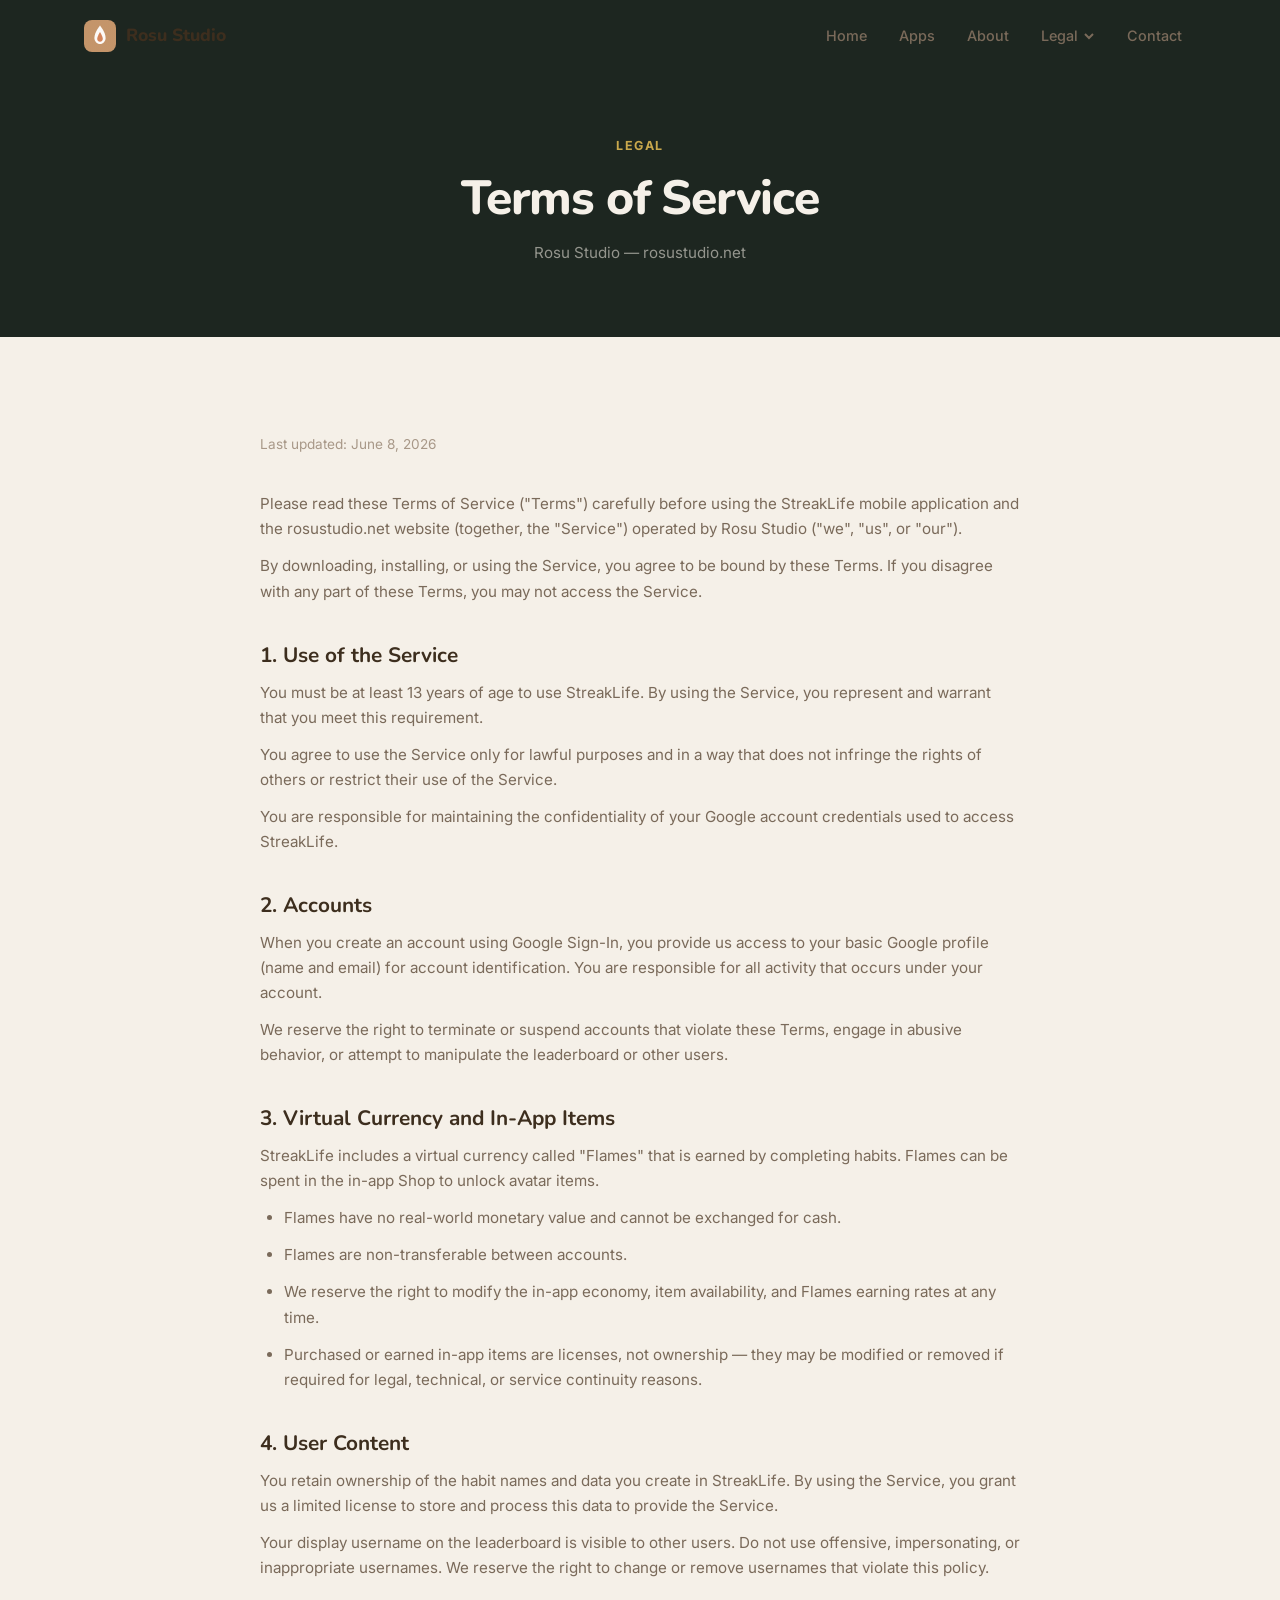
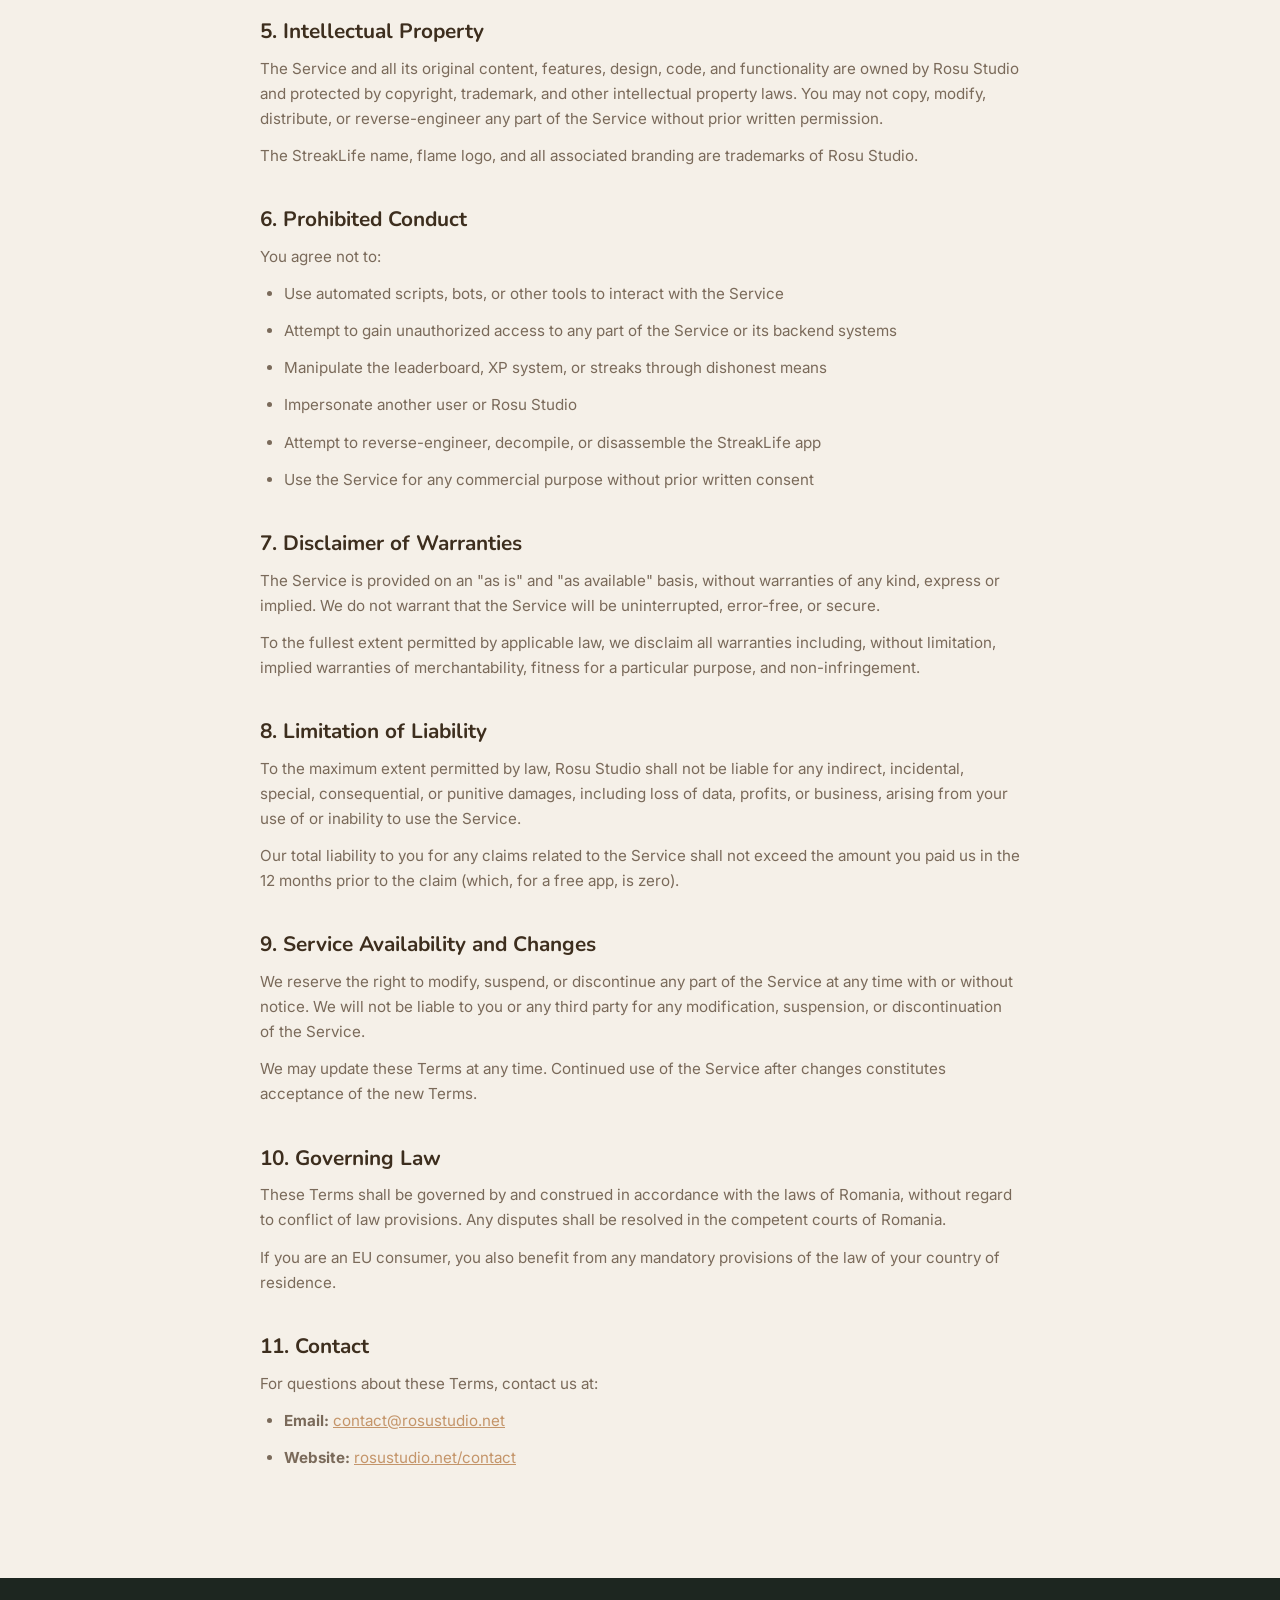
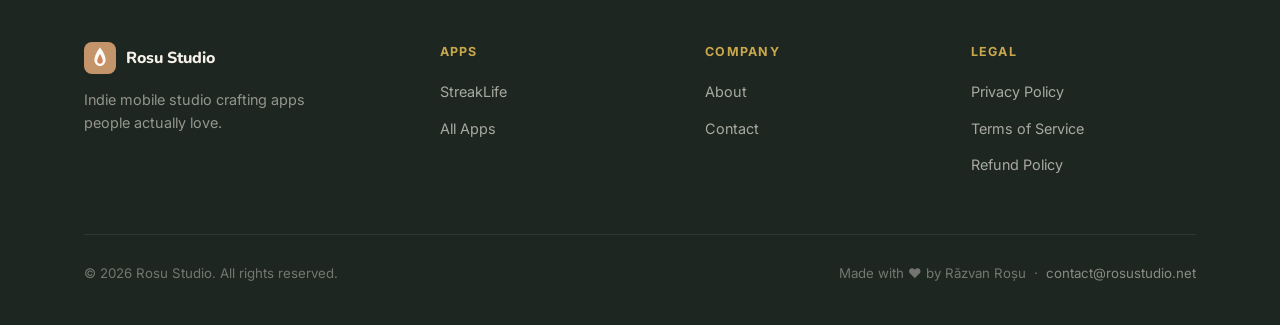
<file: terms.html>
<!DOCTYPE html>
<html lang="en">
<head>
  <meta charset="UTF-8">
  <meta name="viewport" content="width=device-width, initial-scale=1.0">
  <meta name="google-site-verification" content="tO8devQjAhPxuHpoqpSf0YH9aqlecBzkyjVMnAezQ7E" />
  <title>Terms of Service — Rosu Studio</title>
  <meta name="description" content="Terms of Service for Rosu Studio and the StreakLife application.">
  <link rel="canonical" href="https://rosustudio.net/terms.html">
  <link rel="stylesheet" href="styles.css">
</head>
<body>

  <!-- NAV -->
  <nav class="nav nav--light" id="main-nav">
    <div class="nav__inner">
      <a href="index.html" class="nav__logo">
        <svg class="logo-icon" viewBox="0 0 40 40" fill="none"><rect width="40" height="40" rx="10" fill="url(#tLg)"/><path d="M20 7C20 7 13 15.5 13 22.5C13 26.6 16.1 30 20 30C23.9 30 27 26.6 27 22.5C27 15.5 20 7 20 7Z" fill="white" opacity="0.95"/><path d="M20 15C20 15 16.5 20.5 16.5 23.8C16.5 25.7 18.1 27.2 20 27.2C21.9 27.2 23.5 25.7 23.5 23.8C23.5 20.5 20 15 20 15Z" fill="#D4845A"/><defs><linearGradient id="tLg" x1="0" y1="0" x2="40" y2="40"><stop stop-color="#C4956A"/><stop offset="1" stop-color="#D4845A"/></linearGradient></defs></svg>
        Rosu Studio
      </a>
      <ul class="nav__links">
        <li><a href="index.html">Home</a></li>
        <li><a href="apps.html">Apps</a></li>
        <li><a href="about.html">About</a></li>
        <li class="nav__dropdown-wrap">
          <button class="nav__dropdown-toggle">Legal <svg viewBox="0 0 12 12" fill="none" stroke="currentColor" stroke-width="2"><path d="M2 4l4 4 4-4"/></svg></button>
          <ul class="nav__dropdown">
            <li><a href="privacy-policy.html"><span class="dd-icon">🔒</span> Privacy Policy</a></li>
            <li><a href="terms.html"><span class="dd-icon">📄</span> Terms of Service</a></li>
            <li><a href="refund-policy.html"><span class="dd-icon">↩️</span> Refund Policy</a></li>
          </ul>
        </li>
        <li><a href="contact.html">Contact</a></li>
      </ul>
      <button class="nav__hamburger" aria-label="Toggle menu"><span></span><span></span><span></span></button>
    </div>
    <div class="nav__mobile">
      <a href="index.html">Home</a><a href="apps.html">Apps</a><a href="about.html">About</a>
      <span class="nav__mobile-dropdown-toggle">Legal ▾</span>
      <div class="nav__mobile-dropdown-content" style="display:none;">
        <a href="privacy-policy.html">Privacy Policy</a>
        <a href="terms.html">Terms of Service</a>
        <a href="refund-policy.html">Refund Policy</a>
      </div>
      <a href="contact.html">Contact</a>
    </div>
  </nav>

  <main>
    <section class="page-hero">
      <div class="container">
        <p class="eyebrow">Legal</p>
        <h1 class="display-lg" style="margin-top:10px; margin-bottom:14px;">Terms of Service</h1>
        <p style="color:rgba(245,240,232,0.55); font-size:0.95rem;">Rosu Studio — rosustudio.net</p>
      </div>
    </section>

    <section class="section">
      <div class="container">
        <div class="legal-content">
          <p class="legal-date">Last updated: June 8, 2026</p>

          <p>Please read these Terms of Service ("Terms") carefully before using the StreakLife mobile application and the rosustudio.net website (together, the "Service") operated by Rosu Studio ("we", "us", or "our").</p>

          <p>By downloading, installing, or using the Service, you agree to be bound by these Terms. If you disagree with any part of these Terms, you may not access the Service.</p>

          <h2>1. Use of the Service</h2>

          <p>You must be at least 13 years of age to use StreakLife. By using the Service, you represent and warrant that you meet this requirement.</p>

          <p>You agree to use the Service only for lawful purposes and in a way that does not infringe the rights of others or restrict their use of the Service.</p>

          <p>You are responsible for maintaining the confidentiality of your Google account credentials used to access StreakLife.</p>

          <h2>2. Accounts</h2>

          <p>When you create an account using Google Sign-In, you provide us access to your basic Google profile (name and email) for account identification. You are responsible for all activity that occurs under your account.</p>

          <p>We reserve the right to terminate or suspend accounts that violate these Terms, engage in abusive behavior, or attempt to manipulate the leaderboard or other users.</p>

          <h2>3. Virtual Currency and In-App Items</h2>

          <p>StreakLife includes a virtual currency called "Flames" that is earned by completing habits. Flames can be spent in the in-app Shop to unlock avatar items.</p>

          <ul>
            <li>Flames have no real-world monetary value and cannot be exchanged for cash.</li>
            <li>Flames are non-transferable between accounts.</li>
            <li>We reserve the right to modify the in-app economy, item availability, and Flames earning rates at any time.</li>
            <li>Purchased or earned in-app items are licenses, not ownership — they may be modified or removed if required for legal, technical, or service continuity reasons.</li>
          </ul>

          <h2>4. User Content</h2>

          <p>You retain ownership of the habit names and data you create in StreakLife. By using the Service, you grant us a limited license to store and process this data to provide the Service.</p>

          <p>Your display username on the leaderboard is visible to other users. Do not use offensive, impersonating, or inappropriate usernames. We reserve the right to change or remove usernames that violate this policy.</p>

          <h2>5. Intellectual Property</h2>

          <p>The Service and all its original content, features, design, code, and functionality are owned by Rosu Studio and protected by copyright, trademark, and other intellectual property laws. You may not copy, modify, distribute, or reverse-engineer any part of the Service without prior written permission.</p>

          <p>The StreakLife name, flame logo, and all associated branding are trademarks of Rosu Studio.</p>

          <h2>6. Prohibited Conduct</h2>

          <p>You agree not to:</p>
          <ul>
            <li>Use automated scripts, bots, or other tools to interact with the Service</li>
            <li>Attempt to gain unauthorized access to any part of the Service or its backend systems</li>
            <li>Manipulate the leaderboard, XP system, or streaks through dishonest means</li>
            <li>Impersonate another user or Rosu Studio</li>
            <li>Attempt to reverse-engineer, decompile, or disassemble the StreakLife app</li>
            <li>Use the Service for any commercial purpose without prior written consent</li>
          </ul>

          <h2>7. Disclaimer of Warranties</h2>

          <p>The Service is provided on an "as is" and "as available" basis, without warranties of any kind, express or implied. We do not warrant that the Service will be uninterrupted, error-free, or secure.</p>

          <p>To the fullest extent permitted by applicable law, we disclaim all warranties including, without limitation, implied warranties of merchantability, fitness for a particular purpose, and non-infringement.</p>

          <h2>8. Limitation of Liability</h2>

          <p>To the maximum extent permitted by law, Rosu Studio shall not be liable for any indirect, incidental, special, consequential, or punitive damages, including loss of data, profits, or business, arising from your use of or inability to use the Service.</p>

          <p>Our total liability to you for any claims related to the Service shall not exceed the amount you paid us in the 12 months prior to the claim (which, for a free app, is zero).</p>

          <h2>9. Service Availability and Changes</h2>

          <p>We reserve the right to modify, suspend, or discontinue any part of the Service at any time with or without notice. We will not be liable to you or any third party for any modification, suspension, or discontinuation of the Service.</p>

          <p>We may update these Terms at any time. Continued use of the Service after changes constitutes acceptance of the new Terms.</p>

          <h2>10. Governing Law</h2>

          <p>These Terms shall be governed by and construed in accordance with the laws of Romania, without regard to conflict of law provisions. Any disputes shall be resolved in the competent courts of Romania.</p>

          <p>If you are an EU consumer, you also benefit from any mandatory provisions of the law of your country of residence.</p>

          <h2>11. Contact</h2>

          <p>For questions about these Terms, contact us at:</p>
          <ul>
            <li><strong>Email:</strong> <a href="mailto:contact@rosustudio.net">contact@rosustudio.net</a></li>
            <li><strong>Website:</strong> <a href="contact.html">rosustudio.net/contact</a></li>
          </ul>
        </div>
      </div>
    </section>
  </main>

  <!-- FOOTER -->
  <footer class="footer">
    <div class="container">
      <div class="footer__grid">
        <div class="footer__brand">
          <a href="index.html" class="nav__logo" style="color:#F5F0E8;">
            <svg class="logo-icon" viewBox="0 0 40 40" fill="none"><rect width="40" height="40" rx="10" fill="url(#tFlg)"/><path d="M20 7C20 7 13 15.5 13 22.5C13 26.6 16.1 30 20 30C23.9 30 27 26.6 27 22.5C27 15.5 20 7 20 7Z" fill="white" opacity="0.95"/><path d="M20 15C20 15 16.5 20.5 16.5 23.8C16.5 25.7 18.1 27.2 20 27.2C21.9 27.2 23.5 25.7 23.5 23.8C23.5 20.5 20 15 20 15Z" fill="#D4845A"/><defs><linearGradient id="tFlg" x1="0" y1="0" x2="40" y2="40"><stop stop-color="#C4956A"/><stop offset="1" stop-color="#D4845A"/></linearGradient></defs></svg>
            Rosu Studio
          </a>
          <p class="footer__tagline">Indie mobile studio crafting apps people actually love.</p>
        </div>
        <div><div class="footer__col-title">Apps</div><ul class="footer__links"><li><a href="streaklife.html">StreakLife</a></li><li><a href="apps.html">All Apps</a></li></ul></div>
        <div><div class="footer__col-title">Company</div><ul class="footer__links"><li><a href="about.html">About</a></li><li><a href="contact.html">Contact</a></li></ul></div>
        <div><div class="footer__col-title">Legal</div><ul class="footer__links"><li><a href="privacy-policy.html">Privacy Policy</a></li><li><a href="terms.html">Terms of Service</a></li><li><a href="refund-policy.html">Refund Policy</a></li></ul></div>
      </div>
      <div class="footer__bottom">
        <span>&copy; 2026 Rosu Studio. All rights reserved.</span>
        <span>Made with ❤️ by Răzvan Roșu &nbsp;·&nbsp; <a href="mailto:contact@rosustudio.net">contact@rosustudio.net</a></span>
      </div>
    </div>
  </footer>

  <script src="script.js"></script>
</body>
</html>
</file>
<file: styles.css>
/* =========================================================
   ROSU STUDIO — Global Stylesheet
   Palette: oat #F5F0E8 | caramel #C4956A | terracotta #D4845A
             dark #1D2620 | gold #C9A84C | text #3D2E1E
   ========================================================= */

/* ---- Fonts (Google Fonts CDN — replace with self-hosted for GDPR) ---- */
@import url('https://fonts.googleapis.com/css2?family=Inter:wght@300;400;500;600;700;800&family=Nunito:wght@400;600;700;800&display=swap');

/* ---- CSS Custom Properties ---- */
:root {
  --oat:        #F5F0E8;
  --oat-dim:    #EDE8DF;
  --caramel:    #C4956A;
  --terracotta: #D4845A;
  --dark:       #1D2620;
  --dark-card:  #243029;
  --gold:       #C9A84C;
  --text:       #3D2E1E;
  --text-muted: #7A6A5A;
  --text-light: #A89888;
  --border:     rgba(196, 149, 106, 0.25);
  --border-dark:rgba(201, 168, 76, 0.18);

  /* Neumorphic shadows for oat background */
  --nm-dark:    #d4cdbf;
  --nm-light:   #ffffff;

  /* Spacing */
  --nav-h: 72px;
  --max-w: 1160px;
  --section-py: 96px;

  /* Typography */
  --font-body: 'Inter', system-ui, sans-serif;
  --font-display: 'Nunito', 'Inter', sans-serif;

  /* Radius */
  --r-sm: 10px;
  --r-md: 18px;
  --r-lg: 28px;
  --r-xl: 40px;
}

/* ---- Reset ---- */
*, *::before, *::after {
  box-sizing: border-box;
  margin: 0;
  padding: 0;
}

html {
  scroll-behavior: smooth;
  -webkit-text-size-adjust: 100%;
}

body {
  font-family: var(--font-body);
  font-size: 1rem;
  line-height: 1.65;
  color: var(--text);
  background: var(--oat);
  -webkit-font-smoothing: antialiased;
  -moz-osx-font-smoothing: grayscale;
}

img, svg {
  max-width: 100%;
  display: block;
}

a {
  color: inherit;
  text-decoration: none;
}

ul, ol {
  list-style: none;
}

button {
  cursor: pointer;
  font-family: inherit;
  border: none;
  background: none;
}

/* ---- Layout Utilities ---- */
.container {
  width: 100%;
  max-width: var(--max-w);
  margin-inline: auto;
  padding-inline: 24px;
}

.section {
  padding-block: var(--section-py);
}

.section--dark {
  background: var(--dark);
  color: #F5F0E8;
}

.section--dim {
  background: var(--oat-dim);
}

/* ---- Typography ---- */
h1, h2, h3, h4 {
  font-family: var(--font-display);
  line-height: 1.15;
  font-weight: 800;
}

.display-xl {
  font-size: clamp(2.4rem, 5.5vw, 4.2rem);
  letter-spacing: -0.03em;
}

.display-lg {
  font-size: clamp(1.9rem, 4vw, 3rem);
  letter-spacing: -0.025em;
}

.display-md {
  font-size: clamp(1.4rem, 2.5vw, 2rem);
  letter-spacing: -0.02em;
}

.display-sm {
  font-size: clamp(1.1rem, 1.8vw, 1.35rem);
  font-weight: 700;
}

.text-muted {
  color: var(--text-muted);
}

.text-muted--dark {
  color: rgba(245, 240, 232, 0.62);
}

.eyebrow {
  font-size: 0.78rem;
  font-weight: 700;
  letter-spacing: 0.12em;
  text-transform: uppercase;
  color: var(--caramel);
}

.eyebrow--dark {
  color: var(--gold);
}

/* ---- Gradient Text ---- */
.grad-text {
  background: linear-gradient(135deg, var(--caramel), var(--terracotta));
  -webkit-background-clip: text;
  -webkit-text-fill-color: transparent;
  background-clip: text;
}

.grad-text--gold {
  background: linear-gradient(135deg, var(--gold), var(--caramel));
  -webkit-background-clip: text;
  -webkit-text-fill-color: transparent;
  background-clip: text;
}

/* ---- Buttons ---- */
.btn {
  display: inline-flex;
  align-items: center;
  gap: 8px;
  padding: 13px 28px;
  border-radius: 50px;
  font-size: 0.95rem;
  font-weight: 600;
  transition: transform 0.2s ease, box-shadow 0.2s ease, opacity 0.2s ease;
}

.btn:hover {
  transform: translateY(-2px);
}

.btn:active {
  transform: translateY(0);
}

.btn--primary {
  background: linear-gradient(135deg, var(--caramel), var(--terracotta));
  color: #fff;
  box-shadow: 0 4px 18px rgba(196, 149, 106, 0.35);
}

.btn--primary:hover {
  box-shadow: 0 8px 28px rgba(196, 149, 106, 0.45);
}

.btn--outline {
  border: 1.5px solid var(--caramel);
  color: var(--caramel);
}

.btn--outline:hover {
  background: rgba(196, 149, 106, 0.08);
}

.btn--outline-dark {
  border: 1.5px solid var(--gold);
  color: var(--gold);
}

.btn--outline-dark:hover {
  background: rgba(201, 168, 76, 0.12);
}

.btn--ghost {
  color: var(--text-muted);
}

.btn--ghost:hover {
  color: var(--text);
}

/* ---- Navigation ---- */
.nav {
  position: fixed;
  top: 0;
  left: 0;
  right: 0;
  z-index: 100;
  height: var(--nav-h);
  display: flex;
  align-items: center;
  transition: background 0.3s ease, border-color 0.3s ease, backdrop-filter 0.3s ease;
}

/* Default: transparent over dark hero */
.nav {
  background: rgba(29, 38, 32, 0);
  border-bottom: 1px solid transparent;
}

/* Scrolled state (added via JS) */
.nav.scrolled {
  background: rgba(29, 38, 32, 0.70);
  backdrop-filter: blur(14px) saturate(180%);
  -webkit-backdrop-filter: blur(14px) saturate(180%);
  border-bottom: 1px solid var(--border-dark);
}

@supports not (backdrop-filter: blur(14px)) {
  .nav.scrolled {
    background: rgba(29, 38, 32, 0.97);
  }
}

/* Light nav variant (for pages with oat background at top) */
.nav--light {
  background: rgba(245, 240, 232, 0);
}

.nav--light.scrolled {
  background: rgba(245, 240, 232, 0.85);
  backdrop-filter: blur(14px) saturate(180%);
  -webkit-backdrop-filter: blur(14px) saturate(180%);
  border-bottom: 1px solid var(--border);
}

@supports not (backdrop-filter: blur(14px)) {
  .nav--light.scrolled {
    background: rgba(245, 240, 232, 0.98);
  }
}

.nav__inner {
  width: 100%;
  max-width: var(--max-w);
  margin-inline: auto;
  padding-inline: 24px;
  display: flex;
  align-items: center;
  justify-content: space-between;
  gap: 32px;
}

/* Logo */
.nav__logo {
  display: flex;
  align-items: center;
  gap: 10px;
  font-family: var(--font-display);
  font-weight: 800;
  font-size: 1.1rem;
  color: #F5F0E8;
  white-space: nowrap;
  transition: opacity 0.2s;
}

.nav__logo:hover { opacity: 0.85; }

.nav__logo .logo-icon {
  width: 32px;
  height: 32px;
  flex-shrink: 0;
}

.nav--light .nav__logo {
  color: var(--text);
}

/* Links */
.nav__links {
  display: flex;
  align-items: center;
  gap: 4px;
}

.nav__links a {
  padding: 8px 14px;
  border-radius: 8px;
  font-size: 0.9rem;
  font-weight: 500;
  color: rgba(245, 240, 232, 0.80);
  transition: color 0.2s, background 0.2s;
}

.nav__links a:hover,
.nav__links a.active {
  color: #F5F0E8;
  background: rgba(255,255,255, 0.08);
}

.nav--light .nav__links a {
  color: var(--text-muted);
}

.nav--light .nav__links a:hover,
.nav--light .nav__links a.active {
  color: var(--text);
  background: rgba(0,0,0, 0.05);
}

/* Dropdown */
.nav__dropdown-wrap {
  position: relative;
}

.nav__dropdown-toggle {
  padding: 8px 14px;
  border-radius: 8px;
  font-size: 0.9rem;
  font-weight: 500;
  color: rgba(245, 240, 232, 0.80);
  display: flex;
  align-items: center;
  gap: 5px;
  transition: color 0.2s, background 0.2s;
}

.nav--light .nav__dropdown-toggle {
  color: var(--text-muted);
}

.nav__dropdown-wrap:hover .nav__dropdown-toggle {
  color: #F5F0E8;
  background: rgba(255,255,255, 0.08);
}

.nav--light .nav__dropdown-wrap:hover .nav__dropdown-toggle {
  color: var(--text);
  background: rgba(0,0,0, 0.05);
}

.nav__dropdown-toggle svg {
  width: 12px;
  height: 12px;
  transition: transform 0.2s;
}

.nav__dropdown-wrap:hover .nav__dropdown-toggle svg {
  transform: rotate(180deg);
}

.nav__dropdown {
  display: none;
  position: absolute;
  top: calc(100% + 8px);
  left: 50%;
  transform: translateX(-50%);
  background: #ffffff;
  border-radius: 14px;
  border: 1px solid var(--border);
  box-shadow: 0 10px 40px rgba(61, 46, 30, 0.14);
  min-width: 210px;
  padding: 8px;
  z-index: 200;
}

.nav__dropdown-wrap:hover .nav__dropdown,
.nav__dropdown-wrap:focus-within .nav__dropdown {
  display: block;
}

.nav__dropdown a {
  display: flex;
  align-items: center;
  gap: 10px;
  padding: 10px 14px;
  border-radius: 8px;
  font-size: 0.88rem;
  font-weight: 500;
  color: var(--text);
  transition: background 0.15s;
}

.nav__dropdown a:hover {
  background: var(--oat-dim);
  color: var(--text);
}

.nav__dropdown a .dd-icon {
  font-size: 1rem;
  width: 24px;
  text-align: center;
  flex-shrink: 0;
}

/* CTA in nav */
.nav__cta {
  flex-shrink: 0;
}

/* Hamburger */
.nav__hamburger {
  display: none;
  flex-direction: column;
  gap: 5px;
  padding: 8px;
  background: none;
  border: none;
  cursor: pointer;
}

.nav__hamburger span {
  width: 22px;
  height: 2px;
  background: rgba(245, 240, 232, 0.85);
  border-radius: 2px;
  transition: transform 0.25s, opacity 0.25s;
}

.nav--light .nav__hamburger span {
  background: var(--text);
}

/* Mobile nav */
.nav__mobile {
  display: none;
  position: fixed;
  top: var(--nav-h);
  left: 0;
  right: 0;
  background: rgba(29, 38, 32, 0.97);
  backdrop-filter: blur(14px);
  -webkit-backdrop-filter: blur(14px);
  padding: 24px;
  z-index: 99;
  border-bottom: 1px solid var(--border-dark);
}

.nav--light .nav__mobile {
  background: rgba(245, 240, 232, 0.97);
}

.nav__mobile.open {
  display: block;
}

.nav__mobile a,
.nav__mobile .nav__mobile-dropdown-toggle {
  display: block;
  padding: 13px 4px;
  font-size: 1rem;
  font-weight: 600;
  color: rgba(245, 240, 232, 0.85);
  border-bottom: 1px solid rgba(255,255,255,0.07);
  cursor: pointer;
}

.nav--light .nav__mobile a,
.nav--light .nav__mobile .nav__mobile-dropdown-toggle {
  color: var(--text);
  border-bottom-color: var(--border);
}

.nav__mobile-dropdown-content a {
  padding-left: 20px;
  font-size: 0.9rem;
  border-bottom: none;
}

/* ---- Footer ---- */
.footer {
  background: var(--dark);
  color: rgba(245, 240, 232, 0.70);
  padding-block: 64px 40px;
}

.footer__grid {
  display: grid;
  grid-template-columns: 1.4fr 1fr 1fr 1fr;
  gap: 40px;
  margin-bottom: 56px;
}

.footer__brand .nav__logo {
  font-size: 1rem;
  margin-bottom: 14px;
}

.footer__tagline {
  font-size: 0.9rem;
  line-height: 1.6;
  color: rgba(245, 240, 232, 0.55);
  max-width: 240px;
}

.footer__col-title {
  font-size: 0.78rem;
  font-weight: 700;
  letter-spacing: 0.1em;
  text-transform: uppercase;
  color: var(--gold);
  margin-bottom: 16px;
}

.footer__links {
  display: flex;
  flex-direction: column;
  gap: 10px;
}

.footer__links a {
  font-size: 0.9rem;
  color: rgba(245, 240, 232, 0.65);
  transition: color 0.2s;
}

.footer__links a:hover {
  color: rgba(245, 240, 232, 0.95);
}

.footer__bottom {
  border-top: 1px solid rgba(255,255,255, 0.08);
  padding-top: 28px;
  display: flex;
  justify-content: space-between;
  align-items: center;
  gap: 16px;
  flex-wrap: wrap;
  font-size: 0.83rem;
  color: rgba(245, 240, 232, 0.40);
}

.footer__bottom a {
  color: rgba(245, 240, 232, 0.50);
  transition: color 0.2s;
}

.footer__bottom a:hover {
  color: rgba(245, 240, 232, 0.85);
}

/* ---- Cards ---- */

/* Neumorphic card — oat bg only */
.card-nm {
  background: var(--oat);
  border-radius: var(--r-lg);
  box-shadow: 8px 8px 20px var(--nm-dark),
             -8px -8px 20px var(--nm-light);
  padding: 28px;
  transition: box-shadow 0.25s ease, transform 0.25s ease;
}

.card-nm:hover {
  transform: translateY(-4px);
  box-shadow: 12px 12px 28px var(--nm-dark),
             -12px -12px 28px var(--nm-light);
}

/* Dark glass card */
.card-glass {
  background: rgba(255, 255, 255, 0.05);
  backdrop-filter: blur(10px) saturate(150%);
  -webkit-backdrop-filter: blur(10px) saturate(150%);
  border: 1px solid var(--border-dark);
  border-radius: var(--r-lg);
  padding: 32px;
  transition: border-color 0.25s, transform 0.25s;
}

.card-glass:hover {
  border-color: rgba(201, 168, 76, 0.35);
  transform: translateY(-4px);
}

/* Feature card with top accent line */
.card-feature {
  border-radius: var(--r-md);
  padding: 28px;
  background: rgba(255,255,255, 0.035);
  border: 1px solid var(--border-dark);
  position: relative;
  overflow: hidden;
  transition: border-color 0.25s, transform 0.25s;
}

.card-feature::before {
  content: '';
  position: absolute;
  top: 0;
  left: 0;
  right: 0;
  height: 3px;
  background: linear-gradient(90deg, var(--caramel), var(--terracotta));
  transform: scaleX(0);
  transform-origin: left;
  transition: transform 0.3s ease;
}

.card-feature:hover::before {
  transform: scaleX(1);
}

.card-feature:hover {
  border-color: rgba(201, 168, 76, 0.30);
  transform: translateY(-3px);
}

/* ---- Scroll Reveal ---- */
.reveal {
  opacity: 0;
  transform: translateY(36px);
  transition: opacity 0.65s ease, transform 0.65s ease;
}

.reveal.visible {
  opacity: 1;
  transform: translateY(0);
}

.reveal--left {
  transform: translateX(-36px);
}

.reveal--left.visible {
  transform: translateX(0);
}

.reveal--right {
  transform: translateX(36px);
}

.reveal--right.visible {
  transform: translateX(0);
}

@media (prefers-reduced-motion: reduce) {
  .reveal {
    opacity: 1;
    transform: none;
    transition: none;
  }
}

/* ---- Phone Mockup ---- */
.phone {
  position: relative;
  width: 240px;
  height: 490px;
  flex-shrink: 0;
}

.phone__frame {
  width: 100%;
  height: 100%;
  background: #111;
  border-radius: 44px;
  border: 6px solid #2A2A2A;
  box-shadow:
    0 0 0 1px rgba(255,255,255,0.06),
    0 30px 80px rgba(0,0,0,0.55),
    inset 0 0 0 1px rgba(255,255,255,0.04);
  overflow: hidden;
  position: relative;
}

/* Dynamic Island */
.phone__island {
  position: absolute;
  top: 14px;
  left: 50%;
  transform: translateX(-50%);
  width: 90px;
  height: 26px;
  background: #000;
  border-radius: 14px;
  z-index: 5;
}

.phone__screen {
  width: 100%;
  height: 100%;
  object-fit: cover;
  display: block;
}

/* Glow under phone */
.phone__glow {
  position: absolute;
  bottom: -40px;
  left: 50%;
  transform: translateX(-50%);
  width: 180px;
  height: 60px;
  background: radial-gradient(ellipse, rgba(196,149,106,0.35) 0%, transparent 70%);
  filter: blur(14px);
}

/* ---- Stat Numbers ---- */
.stat-grid {
  display: grid;
  grid-template-columns: repeat(auto-fit, minmax(120px, 1fr));
  gap: 24px;
  text-align: center;
}

.stat__num {
  font-family: var(--font-display);
  font-size: 2.4rem;
  font-weight: 800;
  line-height: 1;
  margin-bottom: 6px;
}

.stat__label {
  font-size: 0.83rem;
  color: var(--text-muted--dark, rgba(245,240,232,0.55));
  letter-spacing: 0.04em;
}

/* ---- Badges ---- */
.badge {
  display: inline-flex;
  align-items: center;
  gap: 6px;
  padding: 5px 12px;
  border-radius: 50px;
  font-size: 0.78rem;
  font-weight: 600;
}

.badge--warm {
  background: rgba(196, 149, 106, 0.15);
  color: var(--caramel);
  border: 1px solid rgba(196, 149, 106, 0.3);
}

.badge--gold {
  background: rgba(201, 168, 76, 0.15);
  color: var(--gold);
  border: 1px solid rgba(201, 168, 76, 0.3);
}

/* ---- Page Hero (inner pages) ---- */
.page-hero {
  background: var(--dark);
  padding-top: calc(var(--nav-h) + 64px);
  padding-bottom: 72px;
  text-align: center;
  color: #F5F0E8;
}

.page-hero .eyebrow {
  margin-bottom: 14px;
  color: var(--gold);
}

/* ---- Tags ---- */
.tag-list {
  display: flex;
  flex-wrap: wrap;
  gap: 10px;
}

.tag {
  padding: 6px 14px;
  border-radius: 50px;
  font-size: 0.82rem;
  font-weight: 600;
  background: rgba(245, 240, 232, 0.06);
  border: 1px solid var(--border-dark);
  color: rgba(245, 240, 232, 0.65);
}

/* ---- Section Divider ---- */
.divider {
  width: 48px;
  height: 4px;
  border-radius: 2px;
  background: linear-gradient(90deg, var(--caramel), var(--terracotta));
  margin: 16px 0 28px;
}

/* ---- Grid Helpers ---- */
.grid-2 { display: grid; grid-template-columns: repeat(2, 1fr); gap: 24px; }
.grid-3 { display: grid; grid-template-columns: repeat(3, 1fr); gap: 24px; }
.grid-4 { display: grid; grid-template-columns: repeat(4, 1fr); gap: 24px; }

/* ---- App Store Badge (placeholder) ---- */
.store-badge {
  display: inline-flex;
  align-items: center;
  gap: 10px;
  padding: 10px 20px;
  border-radius: 12px;
  background: #000;
  color: #fff;
  font-size: 0.82rem;
  font-weight: 500;
  transition: opacity 0.2s, transform 0.2s;
}

.store-badge:hover {
  opacity: 0.85;
  transform: translateY(-2px);
}

.store-badge strong {
  display: block;
  font-size: 1rem;
  font-weight: 700;
}

/* ---- Form Styles ---- */
.form-group {
  display: flex;
  flex-direction: column;
  gap: 6px;
  margin-bottom: 20px;
}

.form-label {
  font-size: 0.875rem;
  font-weight: 600;
  color: var(--text);
}

.form-input,
.form-textarea,
.form-select {
  width: 100%;
  padding: 13px 16px;
  border: 1.5px solid rgba(196, 149, 106, 0.30);
  border-radius: var(--r-sm);
  background: rgba(255,255,255,0.65);
  font-family: var(--font-body);
  font-size: 0.95rem;
  color: var(--text);
  transition: border-color 0.2s, box-shadow 0.2s;
  outline: none;
  -webkit-appearance: none;
}

.form-input:focus,
.form-textarea:focus,
.form-select:focus {
  border-color: var(--caramel);
  box-shadow: 0 0 0 3px rgba(196, 149, 106, 0.15);
}

.form-textarea {
  min-height: 140px;
  resize: vertical;
}

.form-status {
  font-size: 0.9rem;
  font-weight: 500;
  padding: 12px 16px;
  border-radius: 8px;
  margin-top: 12px;
  display: none;
}

.form-status.success {
  background: rgba(78, 202, 144, 0.12);
  color: #1D7A4F;
  border: 1px solid rgba(78, 202, 144, 0.3);
  display: block;
}

.form-status.error {
  background: rgba(212, 69, 69, 0.10);
  color: #8B1A1A;
  border: 1px solid rgba(212, 69, 69, 0.25);
  display: block;
}

/* ---- Legal Pages ---- */
.legal-content {
  max-width: 760px;
  margin-inline: auto;
}

.legal-content h2 {
  font-size: 1.3rem;
  font-weight: 700;
  margin-top: 40px;
  margin-bottom: 12px;
  color: var(--text);
}

.legal-content h3 {
  font-size: 1.05rem;
  font-weight: 600;
  margin-top: 24px;
  margin-bottom: 8px;
}

.legal-content p, .legal-content li {
  font-size: 0.95rem;
  color: var(--text-muted);
  margin-bottom: 12px;
}

.legal-content ul {
  list-style: disc;
  padding-left: 24px;
}

.legal-content a {
  color: var(--caramel);
  text-decoration: underline;
}

.legal-content .legal-date {
  font-size: 0.85rem;
  color: var(--text-light);
  margin-bottom: 36px;
}

/* ---- Responsive ---- */
@media (max-width: 1024px) {
  :root { --section-py: 72px; }
  .footer__grid { grid-template-columns: 1fr 1fr; }
}

@media (max-width: 768px) {
  :root { --section-py: 56px; }

  .nav__links,
  .nav__cta.desktop-only { display: none; }

  .nav__hamburger { display: flex; }

  .grid-2, .grid-3, .grid-4 {
    grid-template-columns: 1fr;
  }

  .footer__grid {
    grid-template-columns: 1fr;
    gap: 32px;
  }

  .footer__bottom {
    flex-direction: column;
    text-align: center;
  }

  .phone { width: 190px; height: 390px; }
}

@media (max-width: 480px) {
  :root { --section-py: 48px; }
  .container { padding-inline: 18px; }
}
</file>
